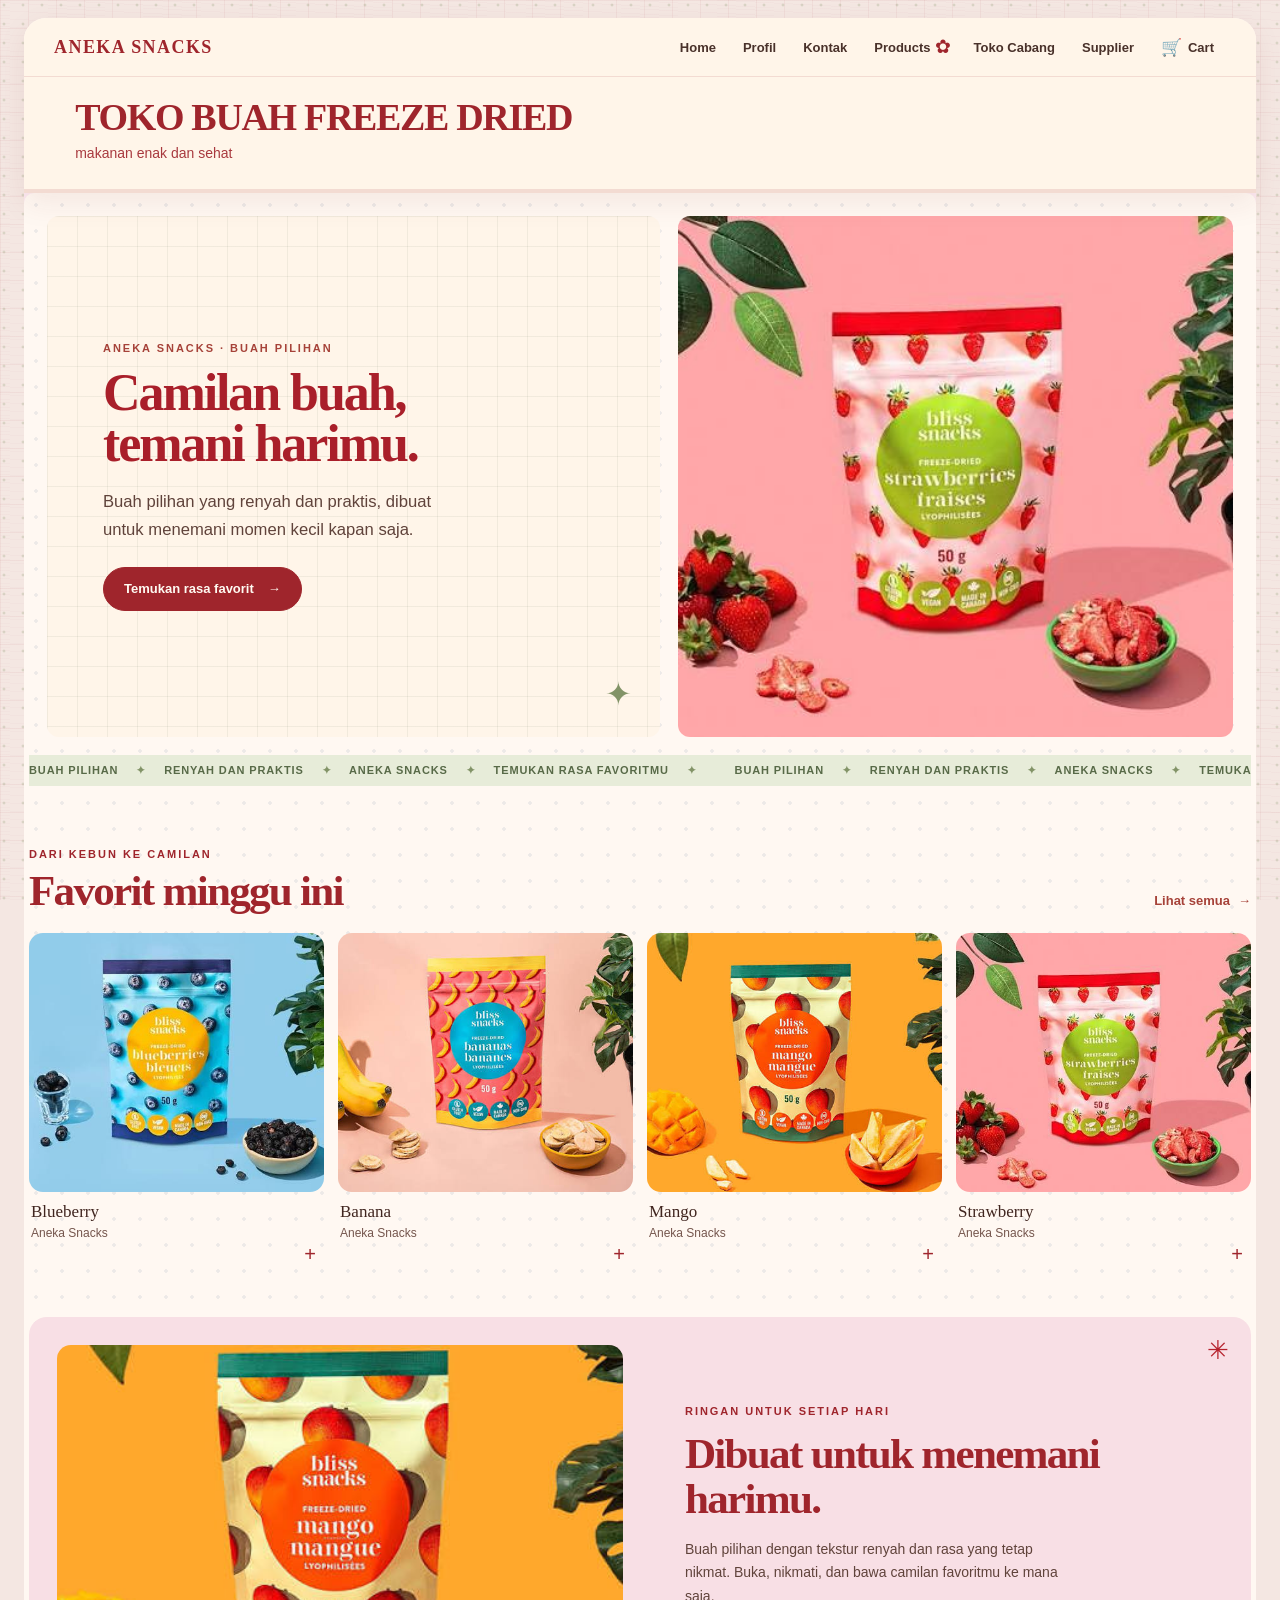
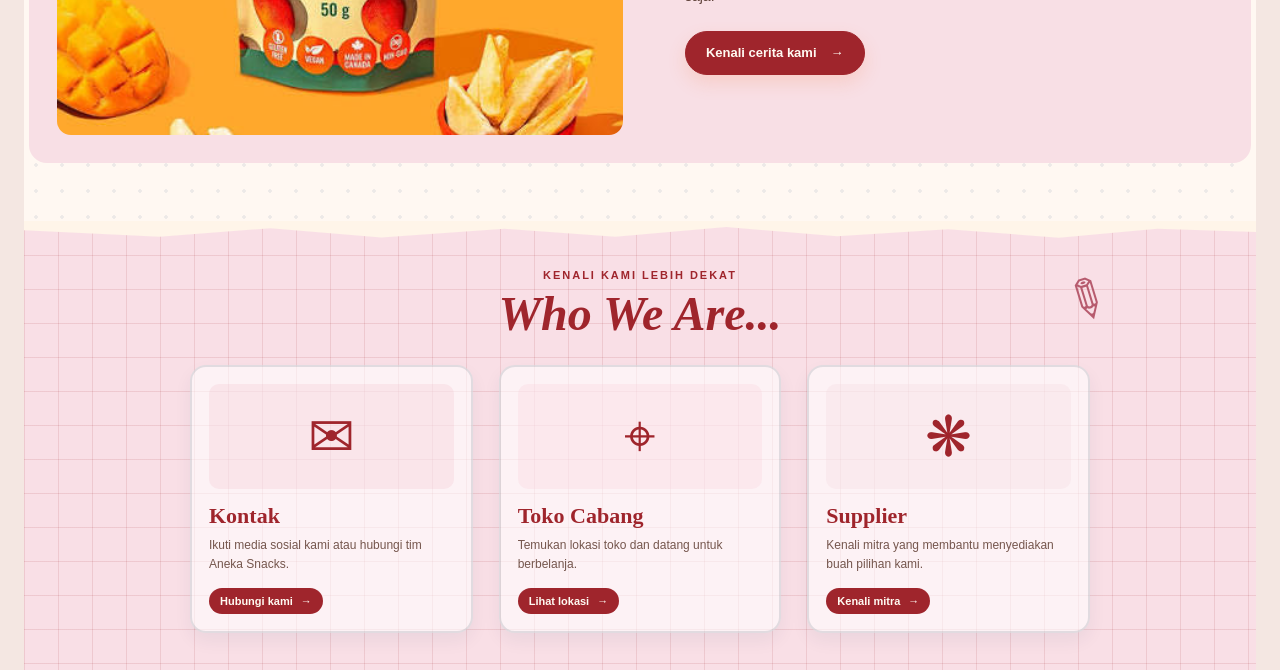
<file: index.html>
<!DOCTYPE html>
<html lang="id">
<head>
  <title>::.Toko jualan online.::</title>
  <!-- Menghubungkan CSS -->
  <link rel="stylesheet" href="style.css">
  <style>
    .site-shell nav {
      background: #fff5e9 !important;
    }

    .site-shell nav a,
    .site-shell .nav-product-dropdown > summary,
    .site-shell .nav-product-menu a,
    .site-shell nav a:hover,
    .site-shell .nav-product-dropdown > summary:hover,
    .site-shell .nav-product-dropdown[open] > summary,
    .site-shell .nav-product-menu a:hover,
    .site-shell header h1,
    .site-shell header p,
    .site-shell nav::before {
      color: #9f252c !important;
    }

    .site-shell nav a,
    .site-shell .nav-product-dropdown > summary {
      color: #49312a !important;
    }

    .site-shell nav a:hover,
    .site-shell .nav-product-dropdown > summary:hover,
    .site-shell .nav-product-dropdown[open] > summary,
    .site-shell .nav-product-menu a:hover {
      background: var(--snack-sage-soft) !important;
      color: var(--snack-sage-ink) !important;
    }

    .site-shell .nav-product-menu {
      background: #fffaf2 !important;
      border-color: #f0d8ca !important;
    }

    .site-shell header {
      background: #fff5e9 !important;
    }

    .site-shell footer {
      background: #fff5e9 !important;
      color: #75564d !important;
    }
  </style>
</head>

<body class="site-shell">

  <div class="site-topbar">
    <nav>
      <a href="home.html" target="konten">Home</a>
      <a href="profil.html" target="konten">Profil</a>
      <a href="kontak.html" target="konten">Kontak</a>
      <div class="nav-product-dropdown">
        <a class="nav-products-link" href="products2.html" target="konten">Products</a>
        <button class="nav-product-toggle" type="button" aria-label="Tampilkan kategori produk" aria-expanded="false" aria-controls="product-menu">
          <span aria-hidden="true">✿</span>
        </button>
        <div class="nav-product-menu" id="product-menu" hidden>
          <a href="products2.html#bliss-snacks" target="konten">Aneka Snacks</a>
          <a href="products2.html#category-c" target="konten">Good &amp; Gather</a>
          <a href="products2.html#category-d" target="konten">Oh Me!</a>
          <a href="products2.html#category-e" target="konten">Trü Frü</a>
          <a href="products2.html#category-f" target="konten">RIND</a>
          <a class="all-products-link" href="all-products.html#all-products" target="konten">All Products</a>
        </div>
      </div>
      <a href="cabangtoko.html" target="konten">Toko Cabang</a>
      <a href="supplier.html" target="konten">Supplier</a>
      <a class="nav-cart-link" href="checkout.html" target="konten" aria-label="Cart, 0 produk">
        <span class="nav-cart-icon" aria-hidden="true">🛒</span>
        <span>Cart</span>
        <span class="nav-cart-count" id="nav-cart-count" hidden>0</span>
      </a>
    </nav>
    <header>
      <h1>TOKO BUAH FREEZE DRIED</h1>
      <p>makanan enak dan sehat</p>
    </header>
  </div>

  <!-- KONTEN -->
  <main class="site-content">
    <iframe
      class="site-frame"
      src="home.html"
      name="konten"
      scrolling="no"
      title="Area Konten Website">
    </iframe>
  </main>

  <!-- FOOTER -->
  <footer>
    <p>© 2026 Toko Jualan Online All Right Reserved</p>
  </footer>

  <script>
    const contentFrame = document.querySelector('.site-frame');
    const cartCountBadge = document.querySelector('#nav-cart-count');
    const productDropdown = document.querySelector('.nav-product-dropdown');
    const productsLink = document.querySelector('.nav-products-link');
    const productMenuToggle = document.querySelector('.nav-product-toggle');
    const productMenu = document.querySelector('.nav-product-menu');
    let lastScrollY = window.scrollY;
    let scrollIntent = 0;
    let scrollIntentTimer;
    const headerRevealThreshold = 96;

    function updateCartCount(count) {
      const safeCount = Math.max(0, Number(count) || 0);
      cartCountBadge.textContent = String(safeCount);
      cartCountBadge.hidden = safeCount === 0;
      document.querySelector('.nav-cart-link').setAttribute('aria-label', `Cart, ${safeCount} produk`);
    }

    function readCartCount() {
      try {
        const cart = JSON.parse(localStorage.getItem('freezeDriedCart') || '[]');
        if (!Array.isArray(cart)) throw new Error('Data cart harus berupa daftar.');
        updateCartCount(cart.reduce((total, item) => total + (Number(item.quantity) || 0), 0));
      } catch (error) {
        console.error('Gagal membaca jumlah produk cart:', error);
        updateCartCount(0);
      }
    }

    window.addEventListener('message', (event) => {
      if (event.source !== contentFrame.contentWindow || !event.data) return;

      if (event.data.type === 'freeze-dried-cart-updated') {
        updateCartCount(event.data.count);
      } else if (event.data.type === 'frame-content-height') {
        const contentHeight = Number(event.data.height);
        if (!Number.isFinite(contentHeight) || contentHeight <= 0) return;
        contentFrame.style.height = `${Math.max(350, Math.ceil(contentHeight))}px`;
      } else if (event.data.type === 'frame-content-hash') {
        scrollToFrameSection(event.data.top);
      } else if (event.data.type === 'frame-scroll-intent') {
        setScrollIntent(event.data.deltaY);
        window.scrollBy(0, Number(event.data.deltaY) || 0);
      }
    });
    readCartCount();

    function setProductMenuOpen(isOpen) {
      productDropdown.classList.toggle('is-open', isOpen);
      productMenuToggle.setAttribute('aria-expanded', String(isOpen));
      productMenu.hidden = !isOpen;
    }

    productMenuToggle.addEventListener('click', () => {
      setProductMenuOpen(productMenuToggle.getAttribute('aria-expanded') !== 'true');
    });
    productsLink.addEventListener('click', () => {
      setProductMenuOpen(false);
      window.scrollTo({ top: 0, behavior: 'smooth' });
    });
    productMenu.addEventListener('click', (event) => {
      if (event.target.closest('a')) setProductMenuOpen(false);
    });
    document.addEventListener('click', (event) => {
      if (!productDropdown.contains(event.target)) setProductMenuOpen(false);
    });
    document.addEventListener('keydown', (event) => {
      if (event.key === 'Escape') {
        setProductMenuOpen(false);
        productMenuToggle.focus();
      }
    });

    document.body.classList.toggle('is-scrolled', window.scrollY > 32);

    function setScrollIntent(direction) {
      scrollIntent = Math.sign(direction);
      updateHeaderVisibility(scrollIntent);
      window.clearTimeout(scrollIntentTimer);
      scrollIntentTimer = window.setTimeout(() => {
        scrollIntent = 0;
      }, 700);
    }

    function updateHeaderVisibility(direction) {
      const shouldCollapse = direction > 0 || window.scrollY > headerRevealThreshold;
      document.body.classList.toggle('is-scrolled', shouldCollapse);
    }

    function updateScrollState() {
      const currentScrollY = window.scrollY;
      const scrollDelta = currentScrollY - lastScrollY;
      if (scrollIntent) {
        updateHeaderVisibility(scrollIntent);
      } else if (scrollDelta) {
        updateHeaderVisibility(Math.sign(scrollDelta));
      }
      lastScrollY = currentScrollY;
    }

    function handleWheel(event) {
      if (event.deltaY) setScrollIntent(event.deltaY);
    }

    let lastTouchPoint;
    function handleTouchStart(event) {
      const touch = event.touches[0];
      if (touch) lastTouchPoint = { x: touch.clientX, y: touch.clientY };
    }

    function handleTouchMove(event) {
      const touch = event.touches[0];
      if (!touch || !lastTouchPoint) return;

      const deltaX = lastTouchPoint.x - touch.clientX;
      const deltaY = lastTouchPoint.y - touch.clientY;
      if (Math.abs(deltaY) <= Math.abs(deltaX)) return;

      event.preventDefault();
      setScrollIntent(deltaY);
      window.scrollBy(0, deltaY);
      lastTouchPoint = { x: touch.clientX, y: touch.clientY };
    }

    function handleKeyScroll(event) {
      if (['ArrowDown', 'PageDown', ' '].includes(event.key)) {
        setScrollIntent(1);
      } else if (['ArrowUp', 'PageUp', 'Home'].includes(event.key)) {
        setScrollIntent(-1);
      }
    }

    function scrollToFrameSection(contentTop) {
      const targetTop = Number(contentTop);
      if (!Number.isFinite(targetTop)) return;

      requestAnimationFrame(() => {
        requestAnimationFrame(() => {
          const frameTop = contentFrame.getBoundingClientRect().top + window.scrollY;
          const stickyHeight = document.querySelector('.site-topbar').getBoundingClientRect().height;
          window.scrollTo({
            top: Math.max(0, frameTop + targetTop - stickyHeight - 18),
            behavior: 'smooth'
          });
        });
      });
    }

    contentFrame.addEventListener('load', () => {
      readCartCount();
      contentFrame.contentWindow.postMessage({ type: 'frame-measure-request' }, '*');
    });

    window.addEventListener('resize', () => {
      contentFrame.contentWindow.postMessage({ type: 'frame-measure-request' }, '*');
    }, { passive: true });
    window.addEventListener('scroll', updateScrollState, { passive: true });
    window.addEventListener('wheel', handleWheel, { passive: true });
    window.addEventListener('touchstart', handleTouchStart, { passive: true });
    window.addEventListener('touchmove', handleTouchMove, { passive: true });
    window.addEventListener('keydown', handleKeyScroll);
  </script>
</body>
</html>
</file>
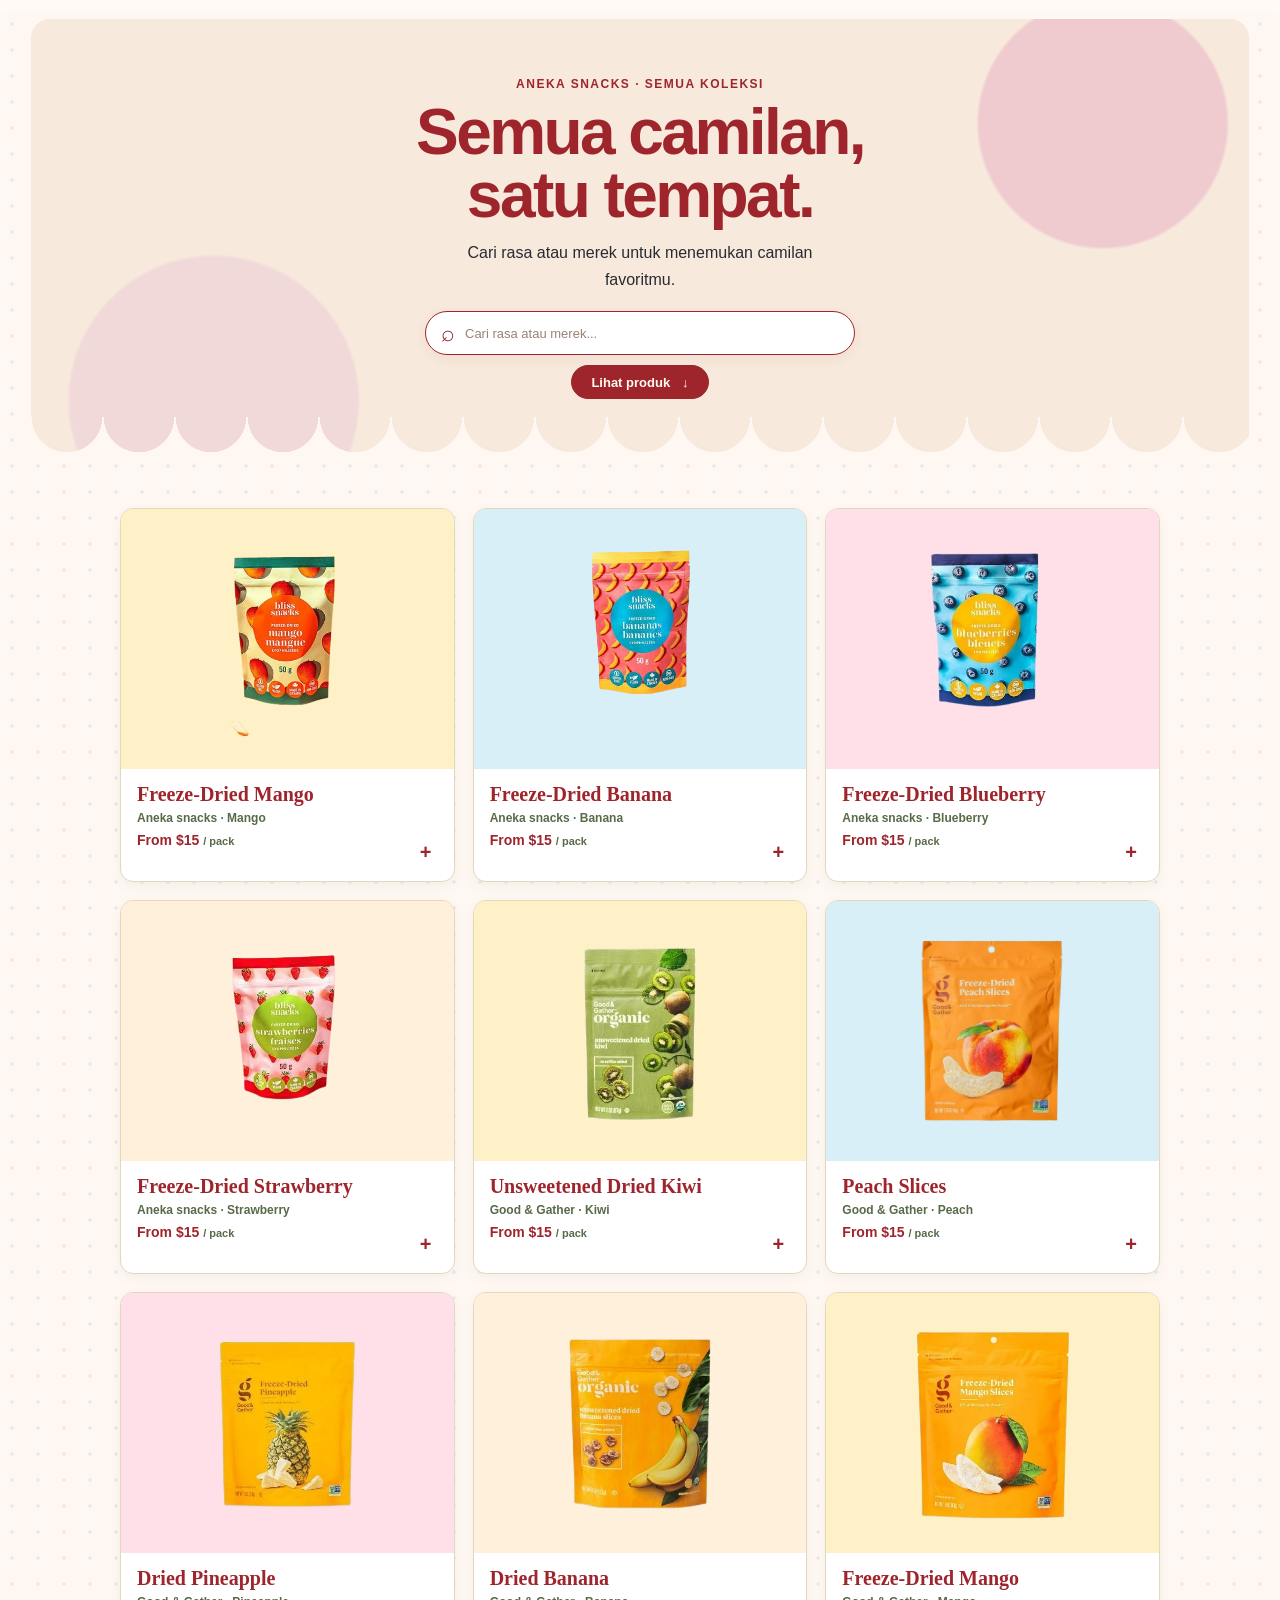
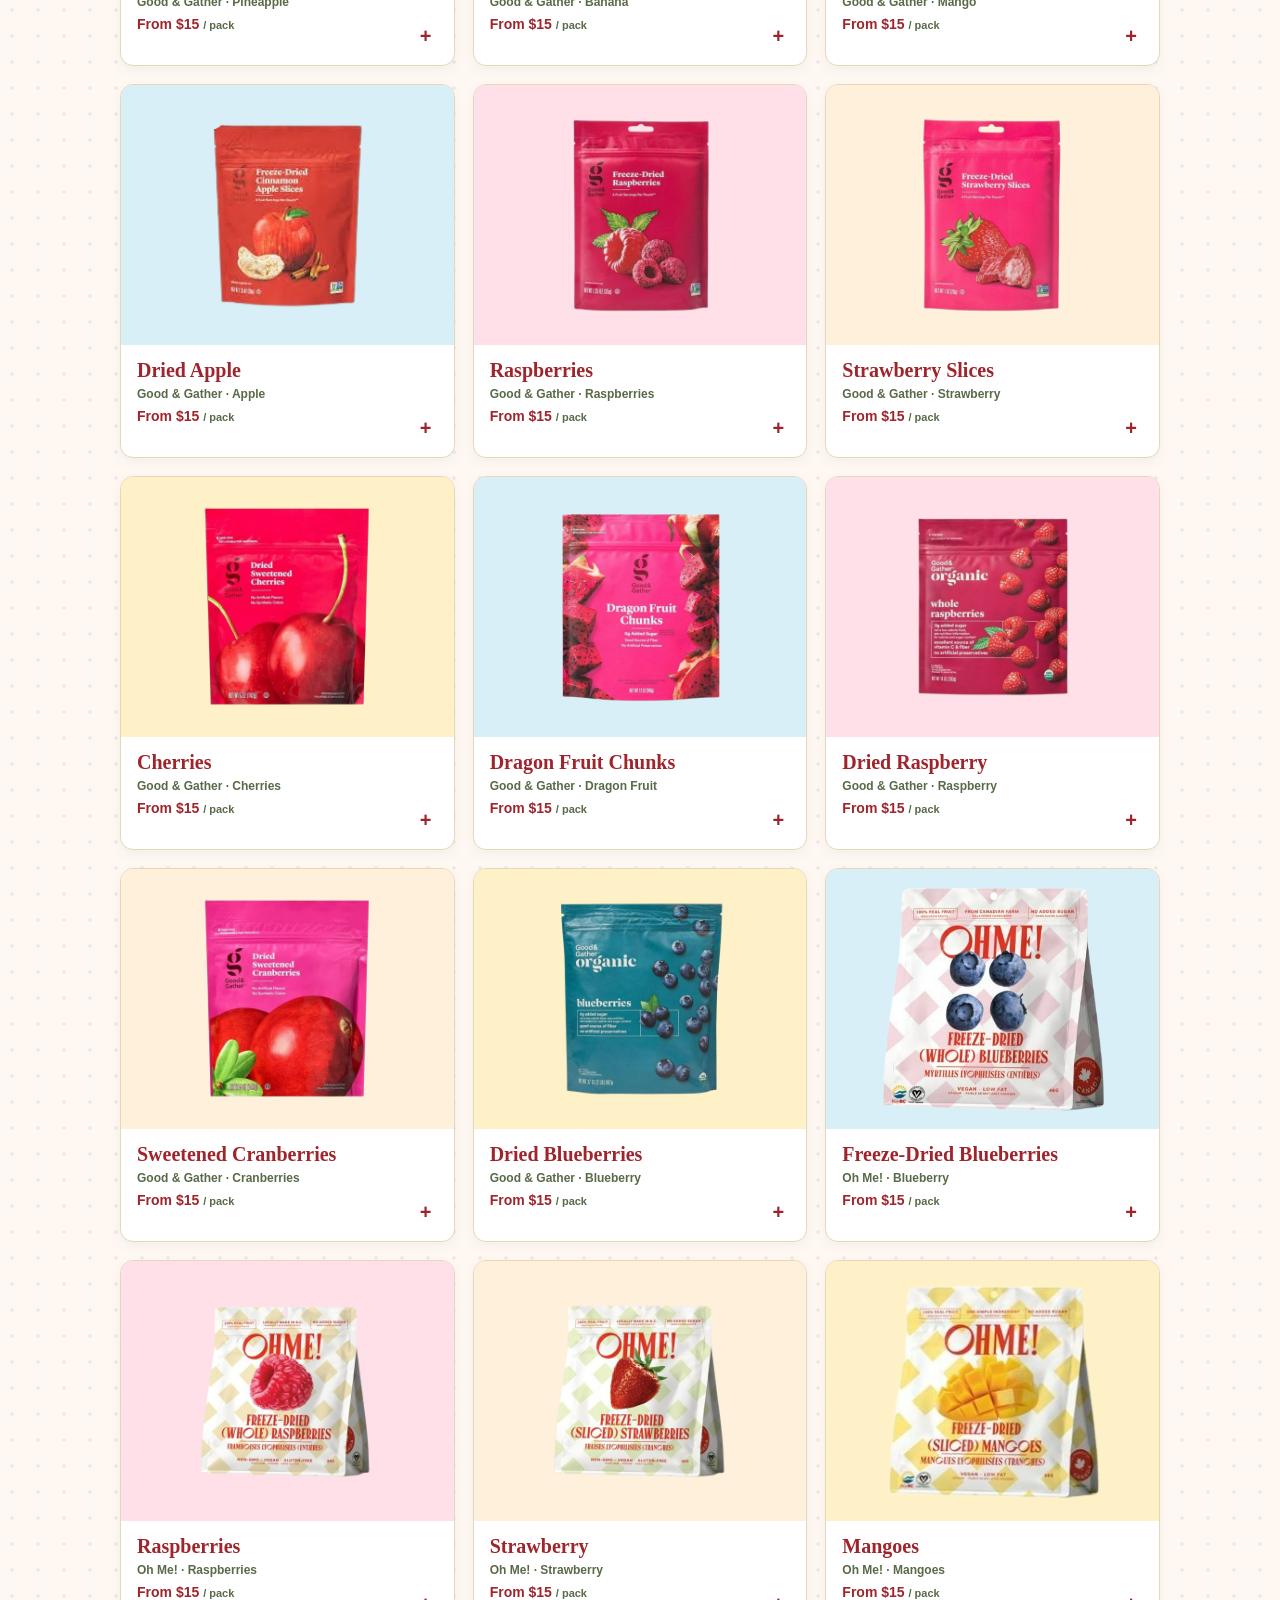
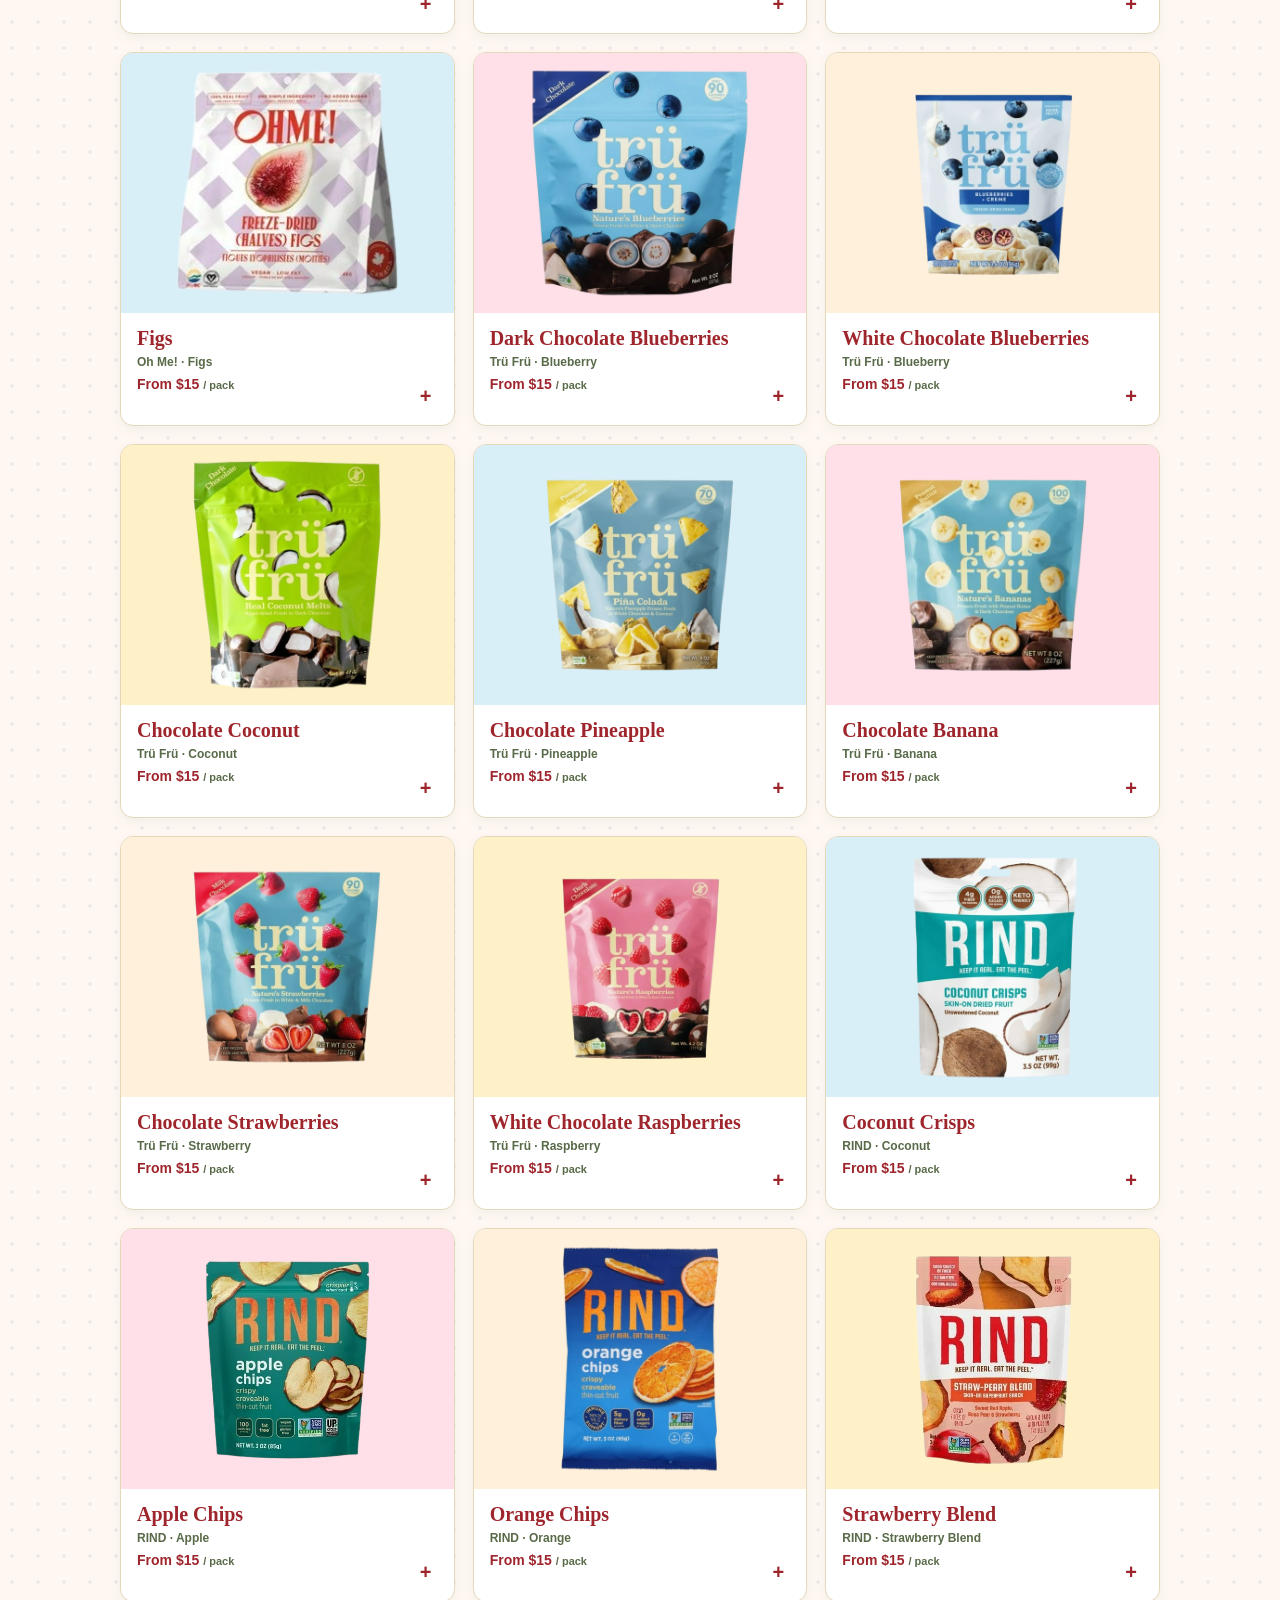
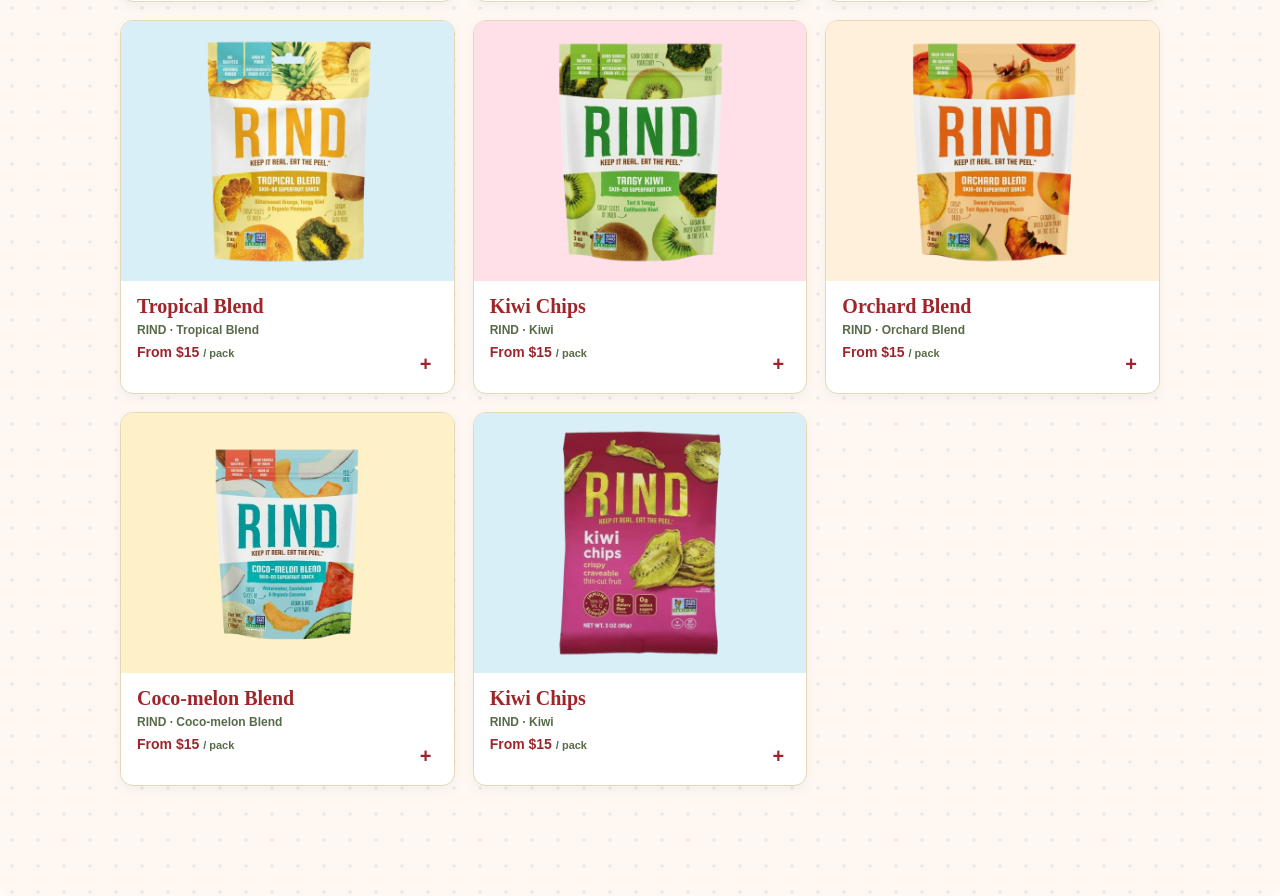
<file: all-products.html>
<!DOCTYPE html>
<html lang="id">
<head>
  <meta charset="UTF-8">
  <meta name="viewport" content="width=device-width, initial-scale=1.0">
  <title>Semua Produk | Aneka Snacks</title>
  <link rel="stylesheet" href="style.css">
</head>
<body class="catalog-page">
  <main class="catalog-main">
    <section class="catalog-hero" aria-labelledby="all-products-title">
      <div class="catalog-hero-copy">
        <p class="catalog-eyebrow">Aneka snacks · Semua koleksi</p>
        <h1 id="all-products-title">Semua camilan,<br>satu tempat.</h1>
        <p>Cari rasa atau merek untuk menemukan camilan favoritmu.</p>
        <div class="catalog-search-wrap">
          <label class="catalog-search">
            <span class="catalog-search-icon" aria-hidden="true">⌕</span>
            <input id="all-products-search" type="search" placeholder="Cari rasa atau merek..." autocomplete="off" aria-label="Cari semua produk berdasarkan rasa atau merek">
          </label>
          <div class="catalog-search-suggestions" id="all-products-suggestions" role="listbox" aria-label="Saran pencarian" hidden></div>
        </div>
        <a href="#all-products-grid" class="catalog-hero-button">Lihat produk <span aria-hidden="true">↓</span></a>
      </div>
    </section>
    <section class="catalog-all-products-section" id="all-products-grid" aria-label="Semua produk">
      <div class="catalog-all-products-grid"></div>
      <p class="catalog-search-empty" id="all-products-empty" role="status" hidden>Produk tidak ditemukan. Coba kata kunci lain.</p>
    </section>
  </main>
  <script src="catalog-data.js"></script>
  <script src="cart.js"></script>
  <script>
    const { products, collections } = window.FREEZE_DRY_CATALOG;
    const productGrid = document.querySelector('.catalog-all-products-grid');
    const input = document.querySelector('#all-products-search');
    const suggestions = document.querySelector('#all-products-suggestions');
    const emptyMessage = document.querySelector('#all-products-empty');
    const escapeHTML = (value) => String(value).replace(/[&<>"']/g, (character) => ({ '&': '&amp;', '<': '&lt;', '>': '&gt;', '"': '&quot;', "'": '&#39;' })[character]);
    const normalize = (value) => value.toLocaleLowerCase('id').normalize('NFD').replace(/[\u0300-\u036f]/g, '').replace(/&/g, 'and');
    const matchesQuery = (value, query) => query.length === 1
      ? normalize(value).split(/\s+/).some((word) => word.startsWith(query))
      : normalize(value).includes(query);

    productGrid.innerHTML = products.map((product) => `<article class="product-card" data-product-card="${escapeHTML(product.id)}">
      <a class="product-card-link" href="product-detail.html?product=${encodeURIComponent(product.id)}">
        <span class="product-card-image"><img src="${escapeHTML(product.image)}" alt="${escapeHTML(product.brand)} ${escapeHTML(product.name)}" loading="lazy"></span>
        <span class="product-card-info">
          <span class="product-name">${escapeHTML(product.name)}</span>
          <span class="product-description">${escapeHTML(product.brand)} · ${escapeHTML(product.fruit)}</span>
          <span class="product-price">From $15 <span>/ pack</span></span>
          <span class="add-to-cart-status" role="status" aria-live="polite"></span>
        </span>
      </a>
      <button class="product-card-hint add-to-cart" type="button" data-product="${escapeHTML(product.id)}" aria-label="Tambahkan ${escapeHTML(product.name)} ke cart"><span class="add-to-cart-icon" aria-hidden="true">+</span></button>
    </article>`).join('');

    const cards = [...productGrid.querySelectorAll('.product-card')];
    function updateSuggestions(query) {
      if (!query) {
        suggestions.hidden = true;
        suggestions.replaceChildren();
        return;
      }
      const matchingBrands = collections.filter((collection) => matchesQuery(collection.title, query));
      const matchingProducts = products.filter((product) => matchesQuery(`${product.name} ${product.fruit}`, query)).slice(0, 6);
      const entries = [
        ...matchingBrands.slice(0, 3).map((collection) => ({ label: collection.title, detail: 'Merek', href: `products2.html#${collection.id}` })),
        ...matchingProducts.map((product) => ({ label: product.fruit, detail: product.brand, href: `product-detail.html?product=${encodeURIComponent(product.id)}` }))
      ].filter((entry, index, all) => all.findIndex((candidate) => candidate.label === entry.label) === index).slice(0, 7);
      suggestions.innerHTML = entries.length
        ? entries.map((entry) => `<a class="catalog-suggestion" role="option" href="${entry.href}"><span>${escapeHTML(entry.label)}</span><small>${escapeHTML(entry.detail)}</small></a>`).join('')
        : '<p class="catalog-suggestion-empty">Tidak ada rasa atau merek yang cocok.</p>';
      suggestions.hidden = false;
    }
    input.addEventListener('input', () => {
      const query = normalize(input.value.trim());
      cards.forEach((card) => {
        const product = products.find((item) => item.id === card.dataset.productCard);
        card.hidden = Boolean(query) && ![product.name, product.brand, product.fruit].some((value) => matchesQuery(value, query));
      });
      emptyMessage.hidden = cards.some((card) => !card.hidden);
      updateSuggestions(query);
    });
    input.addEventListener('focus', () => {
      if (input.value.trim()) updateSuggestions(normalize(input.value.trim()));
    });
    document.addEventListener('click', (event) => {
      if (!event.target.closest('.catalog-search-wrap')) suggestions.hidden = true;
    });
  </script>
  <script src="frame-resize.js"></script>
</body>
</html>
</file>
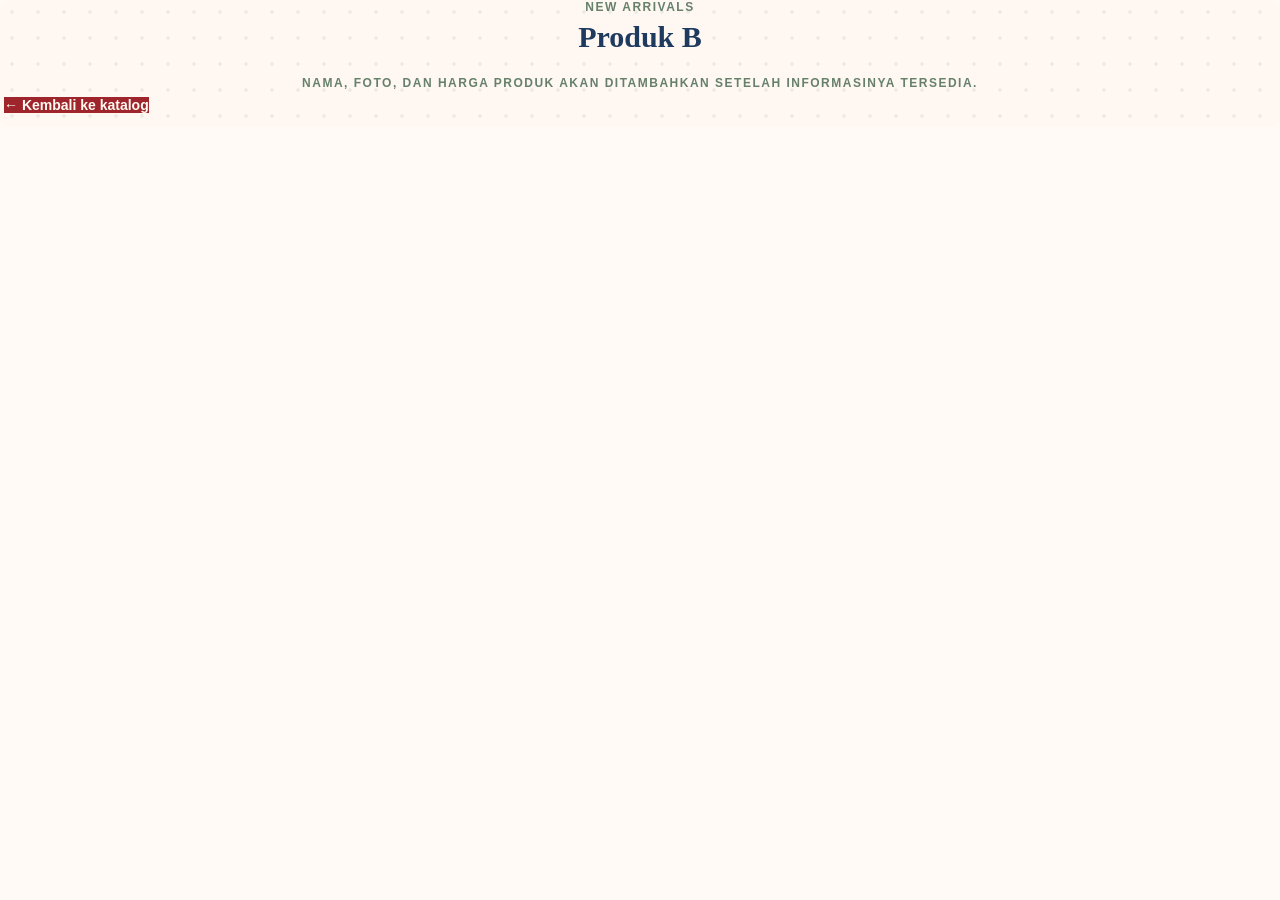
<file: b.html>
<!DOCTYPE html>
<html lang="id">
<head>
  <meta charset="UTF-8">
  <meta name="viewport" content="width=device-width, initial-scale=1.0">
  <title>New Arrival B | Toko Buah Freeze Dried</title>
  <link rel="stylesheet" href="style.css">
</head>
<body class="catalog-page">
  <main class="catalog-main">
    <p class="catalog-eyebrow">New Arrivals</p>
    <h1>Produk B</h1>
    <p class="catalog-eyebrow">Nama, foto, dan harga produk akan ditambahkan setelah informasinya tersedia.</p>
    <a class="detail-back" href="products2.html">← Kembali ke katalog</a>
  </main>
<script src="frame-resize.js"></script>
</body>
</html>
</file>
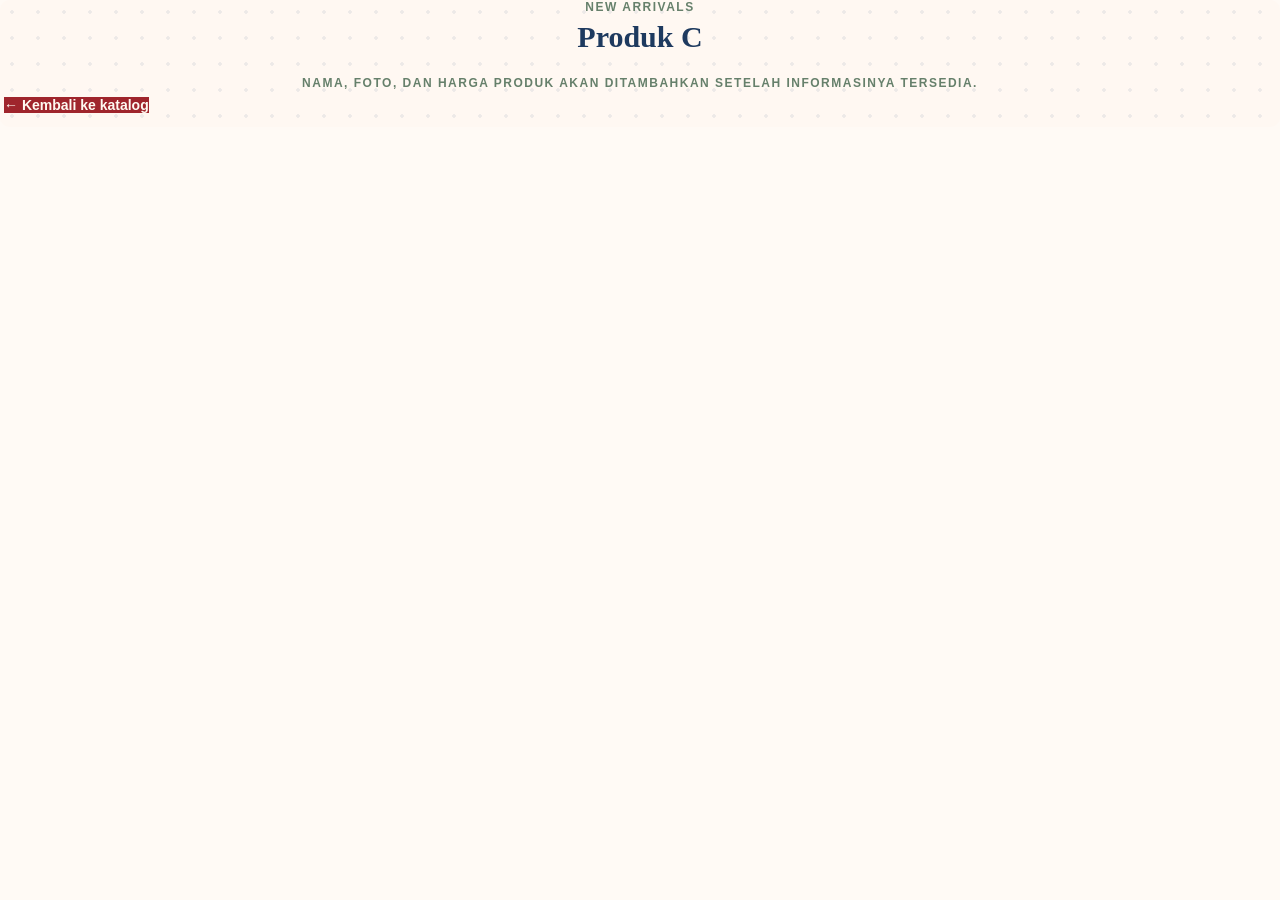
<file: c.html>
<!DOCTYPE html>
<html lang="id">
<head>
  <meta charset="UTF-8">
  <meta name="viewport" content="width=device-width, initial-scale=1.0">
  <title>New Arrival C | Toko Buah Freeze Dried</title>
  <link rel="stylesheet" href="style.css">
</head>
<body class="catalog-page">
  <main class="catalog-main">
    <p class="catalog-eyebrow">New Arrivals</p>
    <h1>Produk C</h1>
    <p class="catalog-eyebrow">Nama, foto, dan harga produk akan ditambahkan setelah informasinya tersedia.</p>
    <a class="detail-back" href="products2.html">← Kembali ke katalog</a>
  </main>
<script src="frame-resize.js"></script>
</body>
</html>
</file>
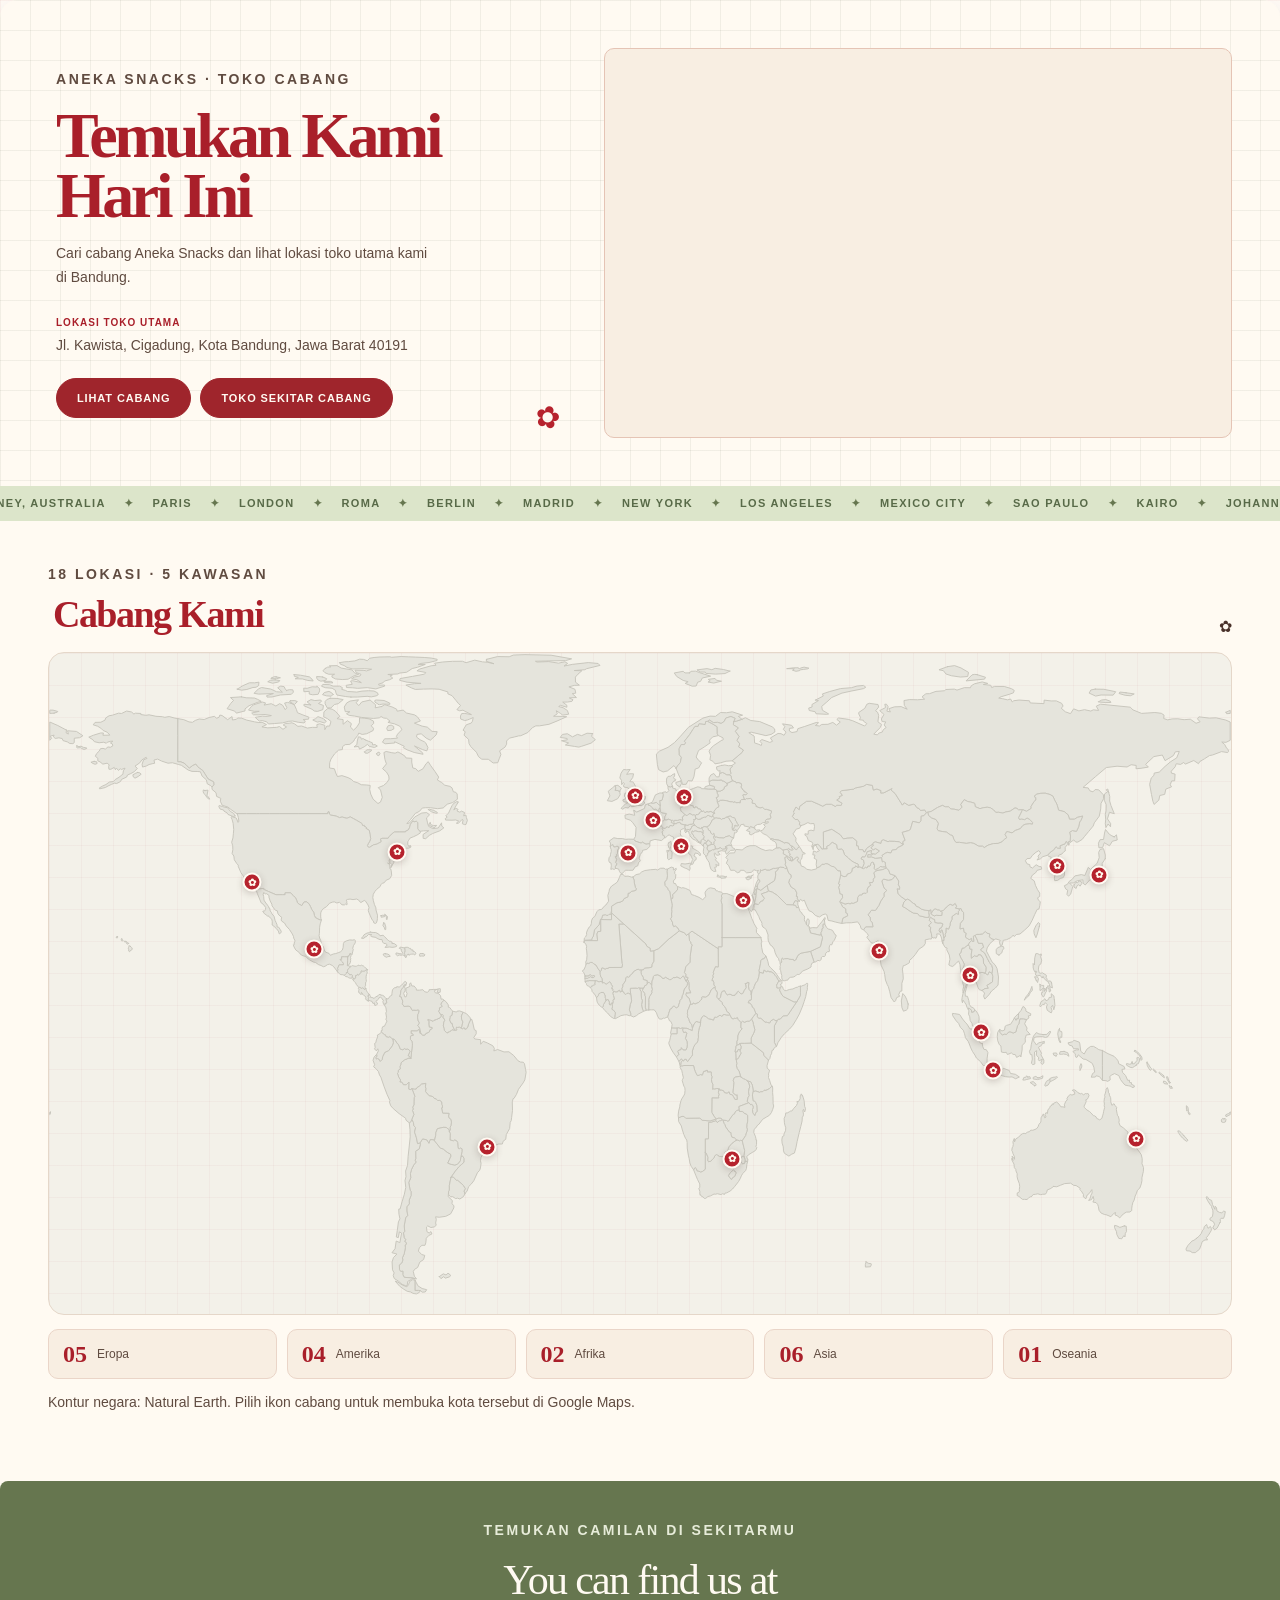
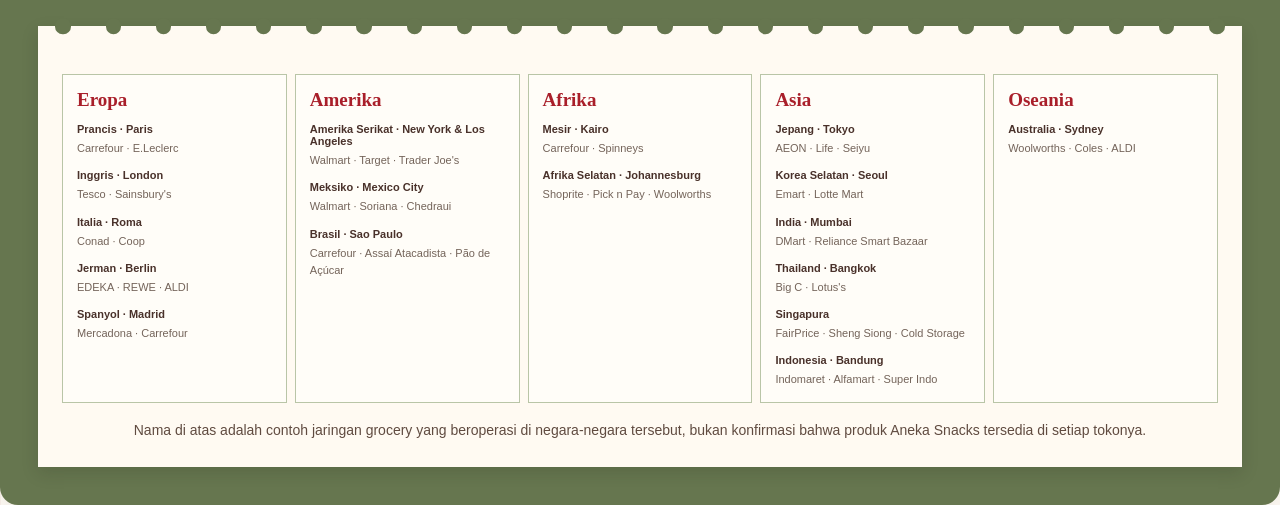
<file: cabangtoko.html>
<!DOCTYPE html>
<html lang="id">
<head>
  <meta charset="UTF-8">
  <meta name="viewport" content="width=device-width, initial-scale=1.0">
  <title>Lokasi Toko | Aneka Snacks</title>
  <link rel="stylesheet" href="style.css">
  <style>
    .store-page {
      min-height: 100vh;
      padding: clamp(12px, 2vw, 24px);
      background-color: var(--snack-backdrop);
      background-image:
        linear-gradient(rgba(159, 37, 44, 0.055) 1px, transparent 1px),
        linear-gradient(90deg, rgba(159, 37, 44, 0.055) 1px, transparent 1px);
      background-size: 28px 28px;
      color: #503a35;
    }

    .store-main {
      width: min(100%, 1440px);
      margin: 0 auto;
      padding: 0;
      overflow: hidden;
      border-radius: 18px;
      background: #fffaf2;
      box-shadow: 0 8px 24px rgba(82, 100, 67, 0.1);
    }

    .store-page .store-hero {
      display: grid;
      grid-template-columns: minmax(0, 0.9fr) minmax(0, 1.1fr);
      align-items: center;
      gap: clamp(20px, 4vw, 42px);
      padding: clamp(24px, 4vw, 48px);
      background-color: #fffaf2;
      background-image:
        linear-gradient(rgba(82, 100, 67, 0.08) 1px, transparent 1px),
        linear-gradient(90deg, rgba(82, 100, 67, 0.08) 1px, transparent 1px);
      background-size: 30px 30px;
      color: #503a35;
      text-align: left;
    }

    .store-hero-copy {
      position: relative;
      padding: 16px 8px;
    }

    .store-hero-copy::after {
      position: absolute;
      right: 2px;
      bottom: 0;
      color: #b6222d;
      content: "✿";
      font-size: 30px;
      transform: rotate(14deg);
    }

    .store-eyebrow {
      margin: 0 0 14px;
      color: #a64239;
      font-size: 11px;
      font-weight: 700;
      letter-spacing: 0.18em;
    }

    .store-hero h1 {
      max-width: 440px;
      margin: 0;
      color: #a91f2a;
      font-family: Georgia, "Times New Roman", serif;
      font-size: clamp(38px, 5vw, 64px);
      font-weight: 600;
      letter-spacing: -0.055em;
      line-height: 0.94;
    }

    .store-intro {
      max-width: 380px;
      margin: 16px 0 20px;
      color: #604b40;
      font-size: 14px;
      line-height: 1.7;
    }

    .store-hero-address {
      max-width: 360px;
      margin: 0 0 20px;
      padding: 0;
      border: 0;
      background: transparent;
      color: #604b40;
      font-size: 12px;
      line-height: 1.65;
    }

    .store-hero-address strong {
      color: #a91f2a;
      font-size: 10px;
      letter-spacing: 0.1em;
    }

    .store-page .store-nav {
      display: flex;
      flex-wrap: wrap;
      justify-content: flex-start;
      gap: 9px;
      margin: 0;
      padding: 0;
      background: transparent;
    }

    .store-nav a {
      display: inline-flex;
      min-height: 40px;
      align-items: center;
      justify-content: center;
      padding: 9px 20px;
      border: 1px solid #d8c9ba;
      border-radius: 999px;
      color: #604b40;
      font-size: 11px;
      font-weight: 700;
      letter-spacing: 0.08em;
      text-decoration: none;
      text-transform: uppercase;
      transition: background-color 180ms ease, color 180ms ease, border-color 180ms ease;
    }

    .store-nav a:first-child,
    .store-nav a:hover,
    .store-nav a:focus-visible {
      border-color: #b6222d;
      background: #b6222d;
      color: #fff8ed;
    }

    .store-location-ribbon {
      overflow: hidden;
      margin: 0 calc(-1 * clamp(16px, 3vw, 30px));
      padding: 11px 0;
      background: #dce5ca;
      color: var(--snack-sage-ink);
    }

    .store-location-ribbon-track {
      display: flex;
      width: max-content;
      animation: store-location-scroll 28s linear infinite;
    }

    .store-location-ribbon-track span {
      padding-right: 24px;
      font-size: 11px;
      font-weight: 700;
      letter-spacing: 0.12em;
      text-transform: uppercase;
      white-space: nowrap;
    }

    .store-location-ribbon-track b {
      margin: 0 14px;
      color: var(--snack-sage-deep);
    }

    @keyframes store-location-scroll {
      to {
        transform: translateX(-50%);
      }
    }

    .store-nav a:focus-visible,
    .store-map-link:focus-visible {
      outline: 3px solid #d8a59a;
      outline-offset: 3px;
    }

    .store-section-heading {
      display: flex;
      align-items: end;
      justify-content: space-between;
      gap: 20px;
      margin-bottom: 16px;
    }

    .store-section-heading .store-eyebrow {
      margin-bottom: 5px;
    }

    .store-section-heading h2,
    .store-map-heading h2 {
      margin: 0;
      color: #a91f2a;
      font-family: Georgia, "Times New Roman", serif;
      font-size: clamp(27px, 4vw, 38px);
      font-weight: 600;
      letter-spacing: -0.04em;
    }

    .store-branches {
      margin-top: clamp(25px, 4vw, 42px);
      padding: 0 clamp(20px, 4vw, 48px);
    }

    .store-world-map {
      position: relative;
      aspect-ratio: 25 / 14;
      overflow: hidden;
      border: 1px solid #e5d7c9;
      border-radius: 16px;
      background-color: #f3f1e9;
      background-image:
        linear-gradient(rgba(169, 31, 42, 0.035) 1px, transparent 1px),
        linear-gradient(90deg, rgba(169, 31, 42, 0.035) 1px, transparent 1px);
      background-size: 32px 32px;
    }

    .store-world-map img {
      position: absolute;
      inset: 0;
      display: block;
      width: 100%;
      height: 100%;
      object-fit: fill;
    }

    .store-map-pin {
      position: absolute;
      z-index: 1;
      display: grid;
      width: clamp(16px, 1.8vw, 19px);
      height: clamp(16px, 1.8vw, 19px);
      place-items: center;
      border: 2px solid #fffaf2;
      border-radius: 50%;
      background: #b6222d;
      color: #fff8ed !important;
      font-size: clamp(8px, 1vw, 10px);
      font-weight: 700;
      line-height: 1;
      text-decoration: none;
      box-shadow: 0 2px 7px rgba(80, 58, 53, 0.24);
      transform: translate(calc(-50% + var(--pin-x, 0px)), calc(-50% + var(--pin-y, 0px)));
      transition: background-color 160ms ease, scale 160ms ease;
    }

    .store-map-pin::after {
      position: absolute;
      bottom: calc(100% + 9px);
      left: 50%;
      z-index: 3;
      padding: 7px 10px;
      border: 1px solid #ead5c8;
      border-radius: 7px;
      background: #fffaf2;
      color: #a91f2a;
      content: attr(aria-label);
      font-family: Arial, sans-serif;
      font-size: 11px;
      font-weight: 700;
      line-height: 1.2;
      white-space: nowrap;
      box-shadow: 0 4px 12px rgba(80, 58, 53, 0.2);
      opacity: 0;
      pointer-events: none;
      transform: translate(-50%, 4px);
      transition: opacity 140ms ease, transform 140ms ease;
    }

    .store-map-pin:hover::after,
    .store-map-pin:focus-visible::after {
      opacity: 1;
      transform: translate(-50%, 0);
    }

    .store-map-pin:hover,
    .store-map-pin:focus-visible {
      z-index: 2;
      background: var(--snack-sage-deep);
      scale: 1.2;
    }

    .store-map-pin:focus-visible {
      outline: 3px solid #fffaf2;
      outline-offset: 2px;
    }

    .store-branch-counts {
      display: grid;
      grid-template-columns: repeat(5, minmax(0, 1fr));
      gap: 10px;
      margin-top: 14px;
    }

    .store-branch-count {
      display: flex;
      align-items: center;
      gap: 10px;
      padding: 12px 14px;
      border: 1px solid #ead5c8;
      border-radius: 10px;
      background: #f8eee2;
      color: #604b40;
      font-size: 12px;
    }

    .store-branch-count strong {
      color: #a91f2a;
      font-family: Georgia, "Times New Roman", serif;
      font-size: 24px;
      line-height: 1;
    }

    .store-branch-note {
      margin: 12px 0 0;
      color: #74645a;
      font-size: 11px;
    }

    .store-map-section {
      margin-top: clamp(38px, 6vw, 66px);
      padding: 0 clamp(20px, 4vw, 48px);
    }

    .store-map-frame {
      display: block;
      width: 100%;
      min-height: 280px;
      height: clamp(280px, 32vw, 390px);
      border: 1px solid #e5c4b5;
      border-radius: 12px;
      background: #f8eee2;
    }

    .store-map-heading {
      display: flex;
      align-items: end;
      justify-content: space-between;
      gap: 18px;
      margin-bottom: 15px;
    }

    .store-map-heading p {
      max-width: 390px;
      margin: 0;
      color: #74645a;
      font-size: 11px;
      line-height: 1.6;
      text-align: right;
    }

    .store-retailers {
      margin-top: clamp(38px, 6vw, 66px);
      padding: clamp(24px, 4vw, 38px);
      border-radius: 8px;
      background: var(--snack-sage-deep);
      color: #fffaf2;
    }

    .store-retailers-heading {
      margin-bottom: 22px;
      text-align: center;
    }

    .store-retailers-heading .store-eyebrow {
      color: var(--snack-sage-soft);
    }

    .store-retailers-heading h2 {
      margin: 0;
      color: #fffaf2;
      font-family: Georgia, "Times New Roman", serif;
      font-size: clamp(28px, 4.5vw, 42px);
      font-weight: 500;
      letter-spacing: -0.04em;
    }

    .store-retailers-paper {
      position: relative;
      padding: 48px clamp(12px, 2vw, 24px) 24px;
      background: #fffaf2;
      box-shadow: 0 6px 16px rgba(28, 38, 24, 0.16);
    }

    .store-notebook-holes {
      position: absolute;
      top: 0;
      right: 0;
      left: 0;
      display: grid;
      height: 1px;
      grid-template-columns: repeat(24, minmax(0, 1fr));
      pointer-events: none;
    }

    .store-notebook-holes span {
      width: clamp(8px, 1.2vw, 16px);
      aspect-ratio: 1;
      justify-self: center;
      border-radius: 50%;
      background: var(--snack-sage-deep);
      transform: translateY(-50%);
    }

    .store-retailer-grid {
      display: grid;
      grid-template-columns: repeat(5, minmax(0, 1fr));
      gap: 8px;
    }

    .store-retailer-region {
      padding: 14px;
      border: 1px solid #b9c5a7;
      background: #fffdf8;
    }

    .store-retailer-region h3 {
      margin: 0 0 12px;
      color: #a91f2a;
      font-family: Georgia, "Times New Roman", serif;
      font-size: 19px;
    }

    .store-retailer-country + .store-retailer-country {
      margin-top: 12px;
      padding-top: 0;
    }

    .store-retailer-country h4 {
      margin: 0 0 5px;
      color: #49312a;
      font-size: 11px;
    }

    .store-retailer-country p {
      margin: 0;
      color: #74645a;
      font-size: 11px;
      line-height: 1.55;
    }

    .store-retailers-note {
      margin: 16px 0 0;
      color: #74645a;
      font-size: 10px;
      line-height: 1.6;
      text-align: center;
    }

    @media (max-width: 620px) {
      .store-page {
        padding: 10px;
      }

      .store-main {
        border-radius: 16px;
      }

      .store-page .store-hero {
        grid-template-columns: 1fr;
        gap: 12px;
        padding: 22px 16px 16px;
      }

      .store-hero-copy {
        padding: 14px 4px 8px;
      }

      .store-hero-copy::after {
        right: 2px;
        bottom: 0;
      }

      .store-hero h1 {
        font-size: clamp(42px, 11vw, 58px);
      }

      .store-section-heading h2 {
        font-size: 30px;
      }

      .store-location-ribbon {
        margin-right: -12px;
        margin-left: -12px;
      }

      .store-branch-counts {
        grid-template-columns: repeat(2, minmax(0, 1fr));
      }

      .store-branch-count {
        padding: 10px;
        font-size: 11px;
      }

      .store-map-heading {
        align-items: flex-start;
        flex-direction: column;
      }

      .store-map-heading p {
        text-align: left;
      }

      .store-retailer-grid {
        grid-template-columns: repeat(2, minmax(0, 1fr));
        gap: 10px;
      }
    }

    @media (max-width: 380px) {
      .store-retailer-grid {
        grid-template-columns: minmax(0, 1fr);
      }
    }

    @media (prefers-reduced-motion: reduce) {
      .store-location-ribbon-track {
        animation: none;
      }
    }

  </style>
</head>
<body class="info-page store-page">
  <main class="store-main">
    <header class="store-hero">
      <div class="store-hero-copy">
        <p class="store-eyebrow">ANEKA SNACKS · TOKO CABANG</p>
        <h1>Temukan Kami Hari Ini</h1>
        <p class="store-intro">Cari cabang Aneka Snacks dan lihat lokasi toko utama kami di Bandung.</p>
        <p class="store-hero-address"><strong>LOKASI TOKO UTAMA</strong><br>Jl. Kawista, Cigadung, Kota Bandung, Jawa Barat 40191</p>
        <nav class="store-nav" aria-label="Navigasi lokasi toko">
          <a href="#peta-cabang">Lihat cabang</a>
          <a href="#daftar-toko">Toko sekitar cabang</a>
        </nav>
      </div>
      <iframe
        class="store-map-frame"
        id="peta-google"
        src="https://www.google.com/maps/embed?pb=!1m18!1m12!1m3!1d3961.1427851811527!2d107.62552600927825!3d-6.87348979309656!2m3!1f0!2f0!3f0!3m2!1i1024!2i768!4f13.1!3m3!1m2!1s0x2e68e71b7f85ea37%3A0x186226ea28995c61!2sJl.%20Kawista%2C%20Cigadung%2C%20Kec.%20Cibeunying%20Kaler%2C%20Kota%20Bandung%2C%20Jawa%20Barat%2040191!5e0!3m2!1sen!2sid!4v1791079225109!5m2!1sen!2sid"
        title="Google Maps lokasi toko utama Aneka Snacks di Jalan Kawista, Bandung"
        allowfullscreen
        loading="lazy"
        referrerpolicy="strict-origin-when-cross-origin">
      </iframe>
    </header>

    <div class="store-location-ribbon" aria-label="Lokasi cabang: Sydney, Australia, Paris, London, Roma, Berlin, Madrid, New York, Los Angeles, Mexico City, Sao Paulo, Kairo, Johannesburg, Tokyo, Seoul, Mumbai, Bangkok, Singapura, dan Bandung">
      <div class="store-location-ribbon-track" aria-hidden="true">
        <span>Sydney, Australia <b>✦</b> Paris <b>✦</b> London <b>✦</b> Roma <b>✦</b> Berlin <b>✦</b> Madrid <b>✦</b> New York <b>✦</b> Los Angeles <b>✦</b> Mexico City <b>✦</b> Sao Paulo <b>✦</b> Kairo <b>✦</b> Johannesburg <b>✦</b> Tokyo <b>✦</b> Seoul <b>✦</b> Mumbai <b>✦</b> Bangkok <b>✦</b> Singapura <b>✦</b> Bandung <b>✦</b></span>
        <span>Sydney, Australia <b>✦</b> Paris <b>✦</b> London <b>✦</b> Roma <b>✦</b> Berlin <b>✦</b> Madrid <b>✦</b> New York <b>✦</b> Los Angeles <b>✦</b> Mexico City <b>✦</b> Sao Paulo <b>✦</b> Kairo <b>✦</b> Johannesburg <b>✦</b> Tokyo <b>✦</b> Seoul <b>✦</b> Mumbai <b>✦</b> Bangkok <b>✦</b> Singapura <b>✦</b> Bandung <b>✦</b></span>
      </div>
    </div>

    <section class="store-branches" id="peta-cabang" aria-labelledby="store-location-title">
      <div class="store-section-heading">
        <div>
          <p class="store-eyebrow">18 LOKASI · 5 KAWASAN</p>
          <h2 id="store-location-title">Cabang Kami</h2>
        </div>
        <span aria-hidden="true">✿</span>
      </div>

      <div class="store-world-map" role="group" aria-label="Peta dunia dengan 18 titik cabang Aneka Snacks">
        <img src="world-map.svg" alt="Peta dunia dengan garis batas negara; kontur berdasarkan data Natural Earth">

        <a class="store-map-pin" style="left:50.65%;top:24.41%;--pin-x:5px;--pin-y:6px" href="https://www.google.com/maps/search/?api=1&amp;query=Paris+France" target="_blank" rel="noopener noreferrer" aria-label="Cabang Paris, Prancis">✿</a>
        <a class="store-map-pin" style="left:49.96%;top:22.56%;--pin-x:-5px;--pin-y:-6px" href="https://www.google.com/maps/search/?api=1&amp;query=London+United+Kingdom" target="_blank" rel="noopener noreferrer" aria-label="Cabang London, Inggris">✿</a>
        <a class="store-map-pin" style="left:53.47%;top:29.23%" href="https://www.google.com/maps/search/?api=1&amp;query=Rome+Italy" target="_blank" rel="noopener noreferrer" aria-label="Cabang Roma, Italia">✿</a>
        <a class="store-map-pin" style="left:53.72%;top:21.86%" href="https://www.google.com/maps/search/?api=1&amp;query=Berlin+Germany" target="_blank" rel="noopener noreferrer" aria-label="Cabang Berlin, Jerman">✿</a>
        <a class="store-map-pin" style="left:48.97%;top:30.27%" href="https://www.google.com/maps/search/?api=1&amp;query=Madrid+Spain" target="_blank" rel="noopener noreferrer" aria-label="Cabang Madrid, Spanyol">✿</a>
        <a class="store-map-pin" style="left:29.44%;top:30.06%" href="https://www.google.com/maps/search/?api=1&amp;query=New+York+USA" target="_blank" rel="noopener noreferrer" aria-label="Cabang New York, Amerika Serikat">✿</a>
        <a class="store-map-pin" style="left:17.15%;top:34.69%" href="https://www.google.com/maps/search/?api=1&amp;query=Los+Angeles+USA" target="_blank" rel="noopener noreferrer" aria-label="Cabang Los Angeles, Amerika Serikat">✿</a>
        <a class="store-map-pin" style="left:22.46%;top:44.84%" href="https://www.google.com/maps/search/?api=1&amp;query=Mexico+City+Mexico" target="_blank" rel="noopener noreferrer" aria-label="Cabang Mexico City, Meksiko">✿</a>
        <a class="store-map-pin" style="left:37.05%;top:74.69%" href="https://www.google.com/maps/search/?api=1&amp;query=Sao+Paulo+Brazil" target="_blank" rel="noopener noreferrer" aria-label="Cabang Sao Paulo, Brasil">✿</a>
        <a class="store-map-pin" style="left:58.68%;top:37.47%" href="https://www.google.com/maps/search/?api=1&amp;query=Cairo+Egypt" target="_blank" rel="noopener noreferrer" aria-label="Cabang Kairo, Mesir">✿</a>
        <a class="store-map-pin" style="left:57.79%;top:76.53%" href="https://www.google.com/maps/search/?api=1&amp;query=Johannesburg+South+Africa" target="_blank" rel="noopener noreferrer" aria-label="Cabang Johannesburg, Afrika Selatan">✿</a>
        <a class="store-map-pin" style="left:88.80%;top:33.55%" href="https://www.google.com/maps/search/?api=1&amp;query=Tokyo+Japan" target="_blank" rel="noopener noreferrer" aria-label="Cabang Tokyo, Jepang">✿</a>
        <a class="store-map-pin" style="left:85.27%;top:32.25%" href="https://www.google.com/maps/search/?api=1&amp;query=Seoul+South+Korea" target="_blank" rel="noopener noreferrer" aria-label="Cabang Seoul, Korea Selatan">✿</a>
        <a class="store-map-pin" style="left:70.24%;top:45.09%" href="https://www.google.com/maps/search/?api=1&amp;query=Mumbai+India" target="_blank" rel="noopener noreferrer" aria-label="Cabang Mumbai, India">✿</a>
        <a class="store-map-pin" style="left:77.92%;top:48.78%" href="https://www.google.com/maps/search/?api=1&amp;query=Bangkok+Thailand" target="_blank" rel="noopener noreferrer" aria-label="Cabang Bangkok, Thailand">✿</a>
        <a class="store-map-pin" style="left:78.84%;top:57.39%" href="https://www.google.com/maps/search/?api=1&amp;query=Singapore" target="_blank" rel="noopener noreferrer" aria-label="Cabang Singapura">✿</a>
        <a class="store-map-pin" style="left:79.89%;top:63.14%" href="https://www.google.com/maps/search/?api=1&amp;query=Bandung+Indonesia" target="_blank" rel="noopener noreferrer" aria-label="Cabang Bandung, Indonesia">✿</a>
        <a class="store-map-pin" style="left:92%;top:73.5%" href="https://www.google.com/maps/search/?api=1&amp;query=Sydney+Australia" target="_blank" rel="noopener noreferrer" aria-label="Cabang Sydney, Australia">✿</a>
      </div>

      <div class="store-branch-counts" aria-label="Jumlah cabang di setiap kawasan">
        <div class="store-branch-count"><strong>05</strong><span>Eropa</span></div>
        <div class="store-branch-count"><strong>04</strong><span>Amerika</span></div>
        <div class="store-branch-count"><strong>02</strong><span>Afrika</span></div>
        <div class="store-branch-count"><strong>06</strong><span>Asia</span></div>
        <div class="store-branch-count"><strong>01</strong><span>Oseania</span></div>
      </div>
      <p class="store-branch-note">Kontur negara: Natural Earth. Pilih ikon cabang untuk membuka kota tersebut di Google Maps.</p>
    </section>

    <section class="store-retailers" id="daftar-toko" aria-labelledby="store-retailers-title">
      <div class="store-retailers-heading">
        <p class="store-eyebrow">TEMUKAN CAMILAN DI SEKITARMU</p>
        <h2 id="store-retailers-title">You can find us at</h2>
      </div>
      <div class="store-retailers-paper">
        <div class="store-notebook-holes" aria-hidden="true">
          <span></span><span></span><span></span><span></span><span></span><span></span>
          <span></span><span></span><span></span><span></span><span></span><span></span>
          <span></span><span></span><span></span><span></span><span></span><span></span>
          <span></span><span></span><span></span><span></span><span></span><span></span>
        </div>
        <div class="store-retailer-grid">
          <section class="store-retailer-region" aria-labelledby="store-retailer-europe">
            <h3 id="store-retailer-europe">Eropa</h3>
            <div class="store-retailer-country"><h4>Prancis · Paris</h4><p>Carrefour · E.Leclerc</p></div>
            <div class="store-retailer-country"><h4>Inggris · London</h4><p>Tesco · Sainsbury's</p></div>
            <div class="store-retailer-country"><h4>Italia · Roma</h4><p>Conad · Coop</p></div>
            <div class="store-retailer-country"><h4>Jerman · Berlin</h4><p>EDEKA · REWE · ALDI</p></div>
            <div class="store-retailer-country"><h4>Spanyol · Madrid</h4><p>Mercadona · Carrefour</p></div>
          </section>

          <section class="store-retailer-region" aria-labelledby="store-retailer-americas">
            <h3 id="store-retailer-americas">Amerika</h3>
            <div class="store-retailer-country"><h4>Amerika Serikat · New York &amp; Los Angeles</h4><p>Walmart · Target · Trader Joe's</p></div>
            <div class="store-retailer-country"><h4>Meksiko · Mexico City</h4><p>Walmart · Soriana · Chedraui</p></div>
            <div class="store-retailer-country"><h4>Brasil · Sao Paulo</h4><p>Carrefour · Assaí Atacadista · Pão de Açúcar</p></div>
          </section>

          <section class="store-retailer-region" aria-labelledby="store-retailer-africa">
            <h3 id="store-retailer-africa">Afrika</h3>
            <div class="store-retailer-country"><h4>Mesir · Kairo</h4><p>Carrefour · Spinneys</p></div>
            <div class="store-retailer-country"><h4>Afrika Selatan · Johannesburg</h4><p>Shoprite · Pick n Pay · Woolworths</p></div>
          </section>

          <section class="store-retailer-region" aria-labelledby="store-retailer-asia">
            <h3 id="store-retailer-asia">Asia</h3>
            <div class="store-retailer-country"><h4>Jepang · Tokyo</h4><p>AEON · Life · Seiyu</p></div>
            <div class="store-retailer-country"><h4>Korea Selatan · Seoul</h4><p>Emart · Lotte Mart</p></div>
            <div class="store-retailer-country"><h4>India · Mumbai</h4><p>DMart · Reliance Smart Bazaar</p></div>
            <div class="store-retailer-country"><h4>Thailand · Bangkok</h4><p>Big C · Lotus's</p></div>
            <div class="store-retailer-country"><h4>Singapura</h4><p>FairPrice · Sheng Siong · Cold Storage</p></div>
            <div class="store-retailer-country"><h4>Indonesia · Bandung</h4><p>Indomaret · Alfamart · Super Indo</p></div>
          </section>

          <section class="store-retailer-region" aria-labelledby="store-retailer-oceania">
            <h3 id="store-retailer-oceania">Oseania</h3>
            <div class="store-retailer-country"><h4>Australia · Sydney</h4><p>Woolworths · Coles · ALDI</p></div>
          </section>
        </div>
        <p class="store-retailers-note">Nama di atas adalah contoh jaringan grocery yang beroperasi di negara-negara tersebut, bukan konfirmasi bahwa produk Aneka Snacks tersedia di setiap tokonya.</p>
      </div>
    </section>
  </main>
<script src="frame-resize.js"></script>
</body>
</html>
</file>
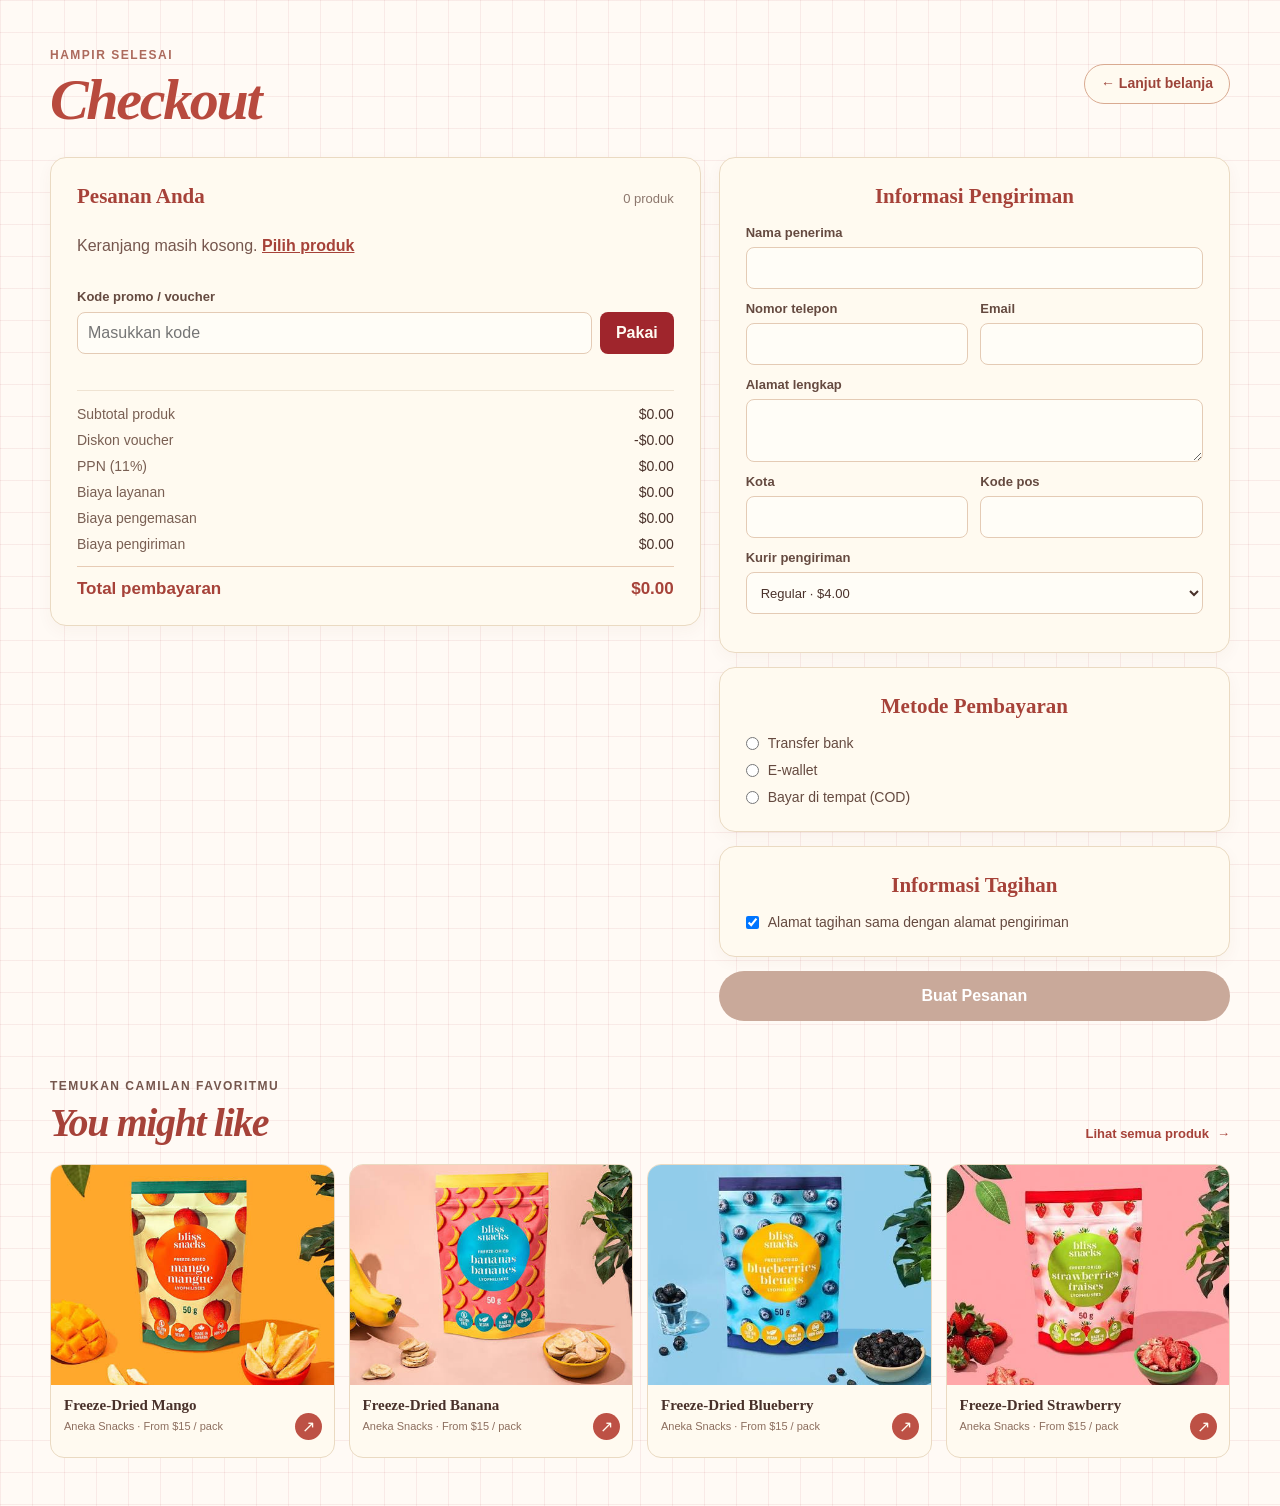
<file: checkout.html>
<!DOCTYPE html>
<html lang="id">
<head>
  <meta charset="UTF-8">
  <meta name="viewport" content="width=device-width, initial-scale=1.0">
  <title>Checkout | Toko Buah Freeze Dried</title>
  <link rel="stylesheet" href="style.css">
</head>
<body class="checkout-page">
  <main class="checkout-main">
    <div class="checkout-heading">
      <div>
        <p class="catalog-eyebrow">Hampir selesai</p>
        <h1>Checkout</h1>
      </div>
      <a class="detail-back" href="products2.html">← Lanjut belanja</a>
    </div>

    <div class="checkout-layout">
      <section class="checkout-section checkout-summary" aria-labelledby="summary-title">
        <div class="checkout-section-heading">
          <h2 id="summary-title">Pesanan Anda</h2>
          <span id="cart-count">0 produk</span>
        </div>
        <div id="checkout-items" class="checkout-items"></div>

        <div class="promo-entry">
          <label for="promo-code">Kode promo / voucher</label>
          <div class="promo-controls">
            <input id="promo-code" type="text" placeholder="Masukkan kode">
            <button id="apply-promo" type="button" class="secondary-button">Pakai</button>
          </div>
          <p id="promo-message" class="form-message" role="status" aria-live="polite"></p>
        </div>

        <dl class="price-breakdown">
          <div><dt>Subtotal produk</dt><dd id="subtotal-value">$0.00</dd></div>
          <div id="discount-row" hidden><dt>Diskon voucher</dt><dd id="discount-value">-$0.00</dd></div>
          <div><dt>PPN (11%)</dt><dd id="tax-value">$0.00</dd></div>
          <div><dt>Biaya layanan</dt><dd id="service-value">$0.00</dd></div>
          <div><dt>Biaya pengemasan</dt><dd id="packaging-value">$0.00</dd></div>
          <div><dt>Biaya pengiriman</dt><dd id="shipping-value">$0.00</dd></div>
          <div class="price-total"><dt>Total pembayaran</dt><dd id="total-value">$0.00</dd></div>
        </dl>
      </section>

      <form class="checkout-form" id="checkout-form">
        <section class="checkout-section" aria-labelledby="shipping-title">
          <h2 id="shipping-title">Informasi Pengiriman</h2>
          <label class="checkout-field" for="recipient-name">Nama penerima
            <input id="recipient-name" name="recipientName" autocomplete="name" required>
          </label>
          <div class="checkout-field-row">
            <label class="checkout-field" for="recipient-phone">Nomor telepon
              <input id="recipient-phone" name="phone" type="tel" autocomplete="tel" required>
            </label>
            <label class="checkout-field" for="recipient-email">Email
              <input id="recipient-email" name="email" type="email" autocomplete="email" required>
            </label>
          </div>
          <label class="checkout-field" for="shipping-address">Alamat lengkap
            <textarea id="shipping-address" name="shippingAddress" rows="3" autocomplete="street-address" required></textarea>
          </label>
          <div class="checkout-field-row">
            <label class="checkout-field" for="shipping-city">Kota
              <input id="shipping-city" name="city" autocomplete="address-level2" required>
            </label>
            <label class="checkout-field" for="shipping-postal">Kode pos
              <input id="shipping-postal" name="postalCode" inputmode="numeric" autocomplete="postal-code" required>
            </label>
          </div>
          <label class="checkout-field" for="courier">Kurir pengiriman
            <select id="courier" name="courier">
              <option value="regular">Regular · $4.00</option>
              <option value="express">Express · $8.00</option>
              <option value="same-day">Same day · $12.00</option>
            </select>
          </label>
        </section>

        <section class="checkout-section" aria-labelledby="payment-title">
          <h2 id="payment-title">Metode Pembayaran</h2>
          <div class="payment-options">
            <label><input type="radio" name="payment" value="bank-transfer" required> Transfer bank</label>
            <label><input type="radio" name="payment" value="ewallet"> E-wallet</label>
            <label><input type="radio" name="payment" value="cod"> Bayar di tempat (COD)</label>
          </div>
        </section>

        <section class="checkout-section" aria-labelledby="billing-title">
          <h2 id="billing-title">Informasi Tagihan</h2>
          <label class="billing-toggle"><input id="billing-same" type="checkbox" checked> Alamat tagihan sama dengan alamat pengiriman</label>
          <div id="billing-fields" class="billing-fields" hidden>
            <label class="checkout-field" for="billing-name">Nama pada tagihan
              <input id="billing-name" name="billingName" autocomplete="billing name">
            </label>
            <label class="checkout-field" for="billing-address">Alamat tagihan
              <textarea id="billing-address" name="billingAddress" rows="3" autocomplete="billing street-address"></textarea>
            </label>
          </div>
        </section>

        <button class="checkout-submit" id="place-order" type="submit">Buat Pesanan</button>
        <p id="checkout-message" class="checkout-message" role="status" aria-live="polite"></p>
      </form>
    </div>

    <section class="checkout-recommendations" aria-labelledby="recommendations-title">
      <div class="checkout-recommendations-heading">
        <div>
          <p class="catalog-eyebrow">Temukan camilan favoritmu</p>
          <h2 id="recommendations-title">You might like</h2>
        </div>
        <a href="products2.html">Lihat semua produk <span aria-hidden="true">→</span></a>
      </div>
      <div class="checkout-recommendation-grid">
        <a class="checkout-recommendation-card" href="product-detail.html?product=mango">
          <span class="checkout-recommendation-image"><img src="buah1.jpg" alt="Kemasan freeze-dried mango"></span>
          <span class="checkout-recommendation-info"><strong>Freeze-Dried Mango</strong><span>Aneka Snacks · From $15 / pack</span></span>
          <span class="checkout-recommendation-action" aria-hidden="true">↗</span>
        </a>
        <a class="checkout-recommendation-card" href="product-detail.html?product=banana">
          <span class="checkout-recommendation-image"><img src="buah2.jpg" alt="Kemasan freeze-dried banana"></span>
          <span class="checkout-recommendation-info"><strong>Freeze-Dried Banana</strong><span>Aneka Snacks · From $15 / pack</span></span>
          <span class="checkout-recommendation-action" aria-hidden="true">↗</span>
        </a>
        <a class="checkout-recommendation-card" href="product-detail.html?product=blueberry">
          <span class="checkout-recommendation-image"><img src="buah3.jpg" alt="Kemasan freeze-dried blueberry"></span>
          <span class="checkout-recommendation-info"><strong>Freeze-Dried Blueberry</strong><span>Aneka Snacks · From $15 / pack</span></span>
          <span class="checkout-recommendation-action" aria-hidden="true">↗</span>
        </a>
        <a class="checkout-recommendation-card" href="product-detail.html?product=strawberry">
          <span class="checkout-recommendation-image"><img src="buah4.jpg" alt="Kemasan freeze-dried strawberry"></span>
          <span class="checkout-recommendation-info"><strong>Freeze-Dried Strawberry</strong><span>Aneka Snacks · From $15 / pack</span></span>
          <span class="checkout-recommendation-action" aria-hidden="true">↗</span>
        </a>
      </div>
    </section>
  </main>

  <script src="catalog-data.js"></script>
  <script>
    const cartStorageKey = 'freezeDriedCart';
    const products = Object.fromEntries(window.FREEZE_DRY_CATALOG.products.map((product) => [
      product.id,
      { name: product.name, image: product.image }
    ]));
    const variants = {
      'normal-sugar': 'Normal Sugar',
      'less-sugar': 'Less Sugar',
      'no-sugar': 'No Sugar',
      'more-sugar': 'More Sugar'
    };
    const sizes = { small: 'Small', medium: 'Medium', large: 'Large' };
    const sizePrices = { small: 15, medium: 20, large: 25 };
    const shippingFees = { regular: 4, express: 8, 'same-day': 12 };
    const promoCodes = {
      HEMAT10: { type: 'percent', value: 0.1 },
      BUAH5: { type: 'fixed', value: 5 },
      KISACANTIK: { type: 'free' }
    };
    const checkoutItems = document.querySelector('#checkout-items');
    const checkoutForm = document.querySelector('#checkout-form');
    const escapeHTML = (value) => String(value).replace(/[&<>"']/g, (character) => ({ '&': '&amp;', '<': '&lt;', '>': '&gt;', '"': '&quot;', "'": '&#39;' })[character]);
    const money = (amount) => `$${amount.toFixed(2)}`;
    let cart = readCart();
    let activePromo = null;

    function notifyParentOfContentChange() {
      if (window.parent === window) return;
      const count = cart.reduce((total, item) => total + Number(item.quantity), 0);
      window.parent.postMessage({ type: 'freeze-dried-cart-updated', count }, '*');
    }

    function readCart() {
      try {
        const storedCart = JSON.parse(localStorage.getItem(cartStorageKey) || '[]');
        if (!Array.isArray(storedCart)) throw new Error('Data keranjang tidak valid.');

        const productCounts = new Map();
        const groupedCart = new Map();
        storedCart.filter((item) => products[item.product] && Number(item.quantity) > 0)
          .forEach((item) => {
            const size = sizes[item.size] ? item.size : 'small';
            const variant = variants[item.variant] ? item.variant : 'normal-sugar';
            const productCount = productCounts.get(item.product) || 0;
            const quantity = Math.min(
              99 - productCount,
              Math.max(0, Math.floor(Number(item.quantity)))
            );
            if (!quantity) return;

            const key = JSON.stringify([item.product, variant, size]);
            const groupedItem = groupedCart.get(key);
            if (groupedItem) {
              groupedItem.quantity += quantity;
            } else {
              groupedCart.set(key, {
                ...item,
                product: item.product,
                variant,
                size,
                unitPrice: sizePrices[size],
                quantity
              });
            }
            productCounts.set(item.product, productCount + quantity);
          });

        const usedIds = new Set();
        return [...groupedCart.values()].map((item) => {
          let id = String(item.id || '');
          while (!id || usedIds.has(id)) {
            id = `${item.product}-${Date.now()}-${Math.random().toString(36).slice(2, 9)}`;
          }
          usedIds.add(id);
          return { ...item, id };
        });
      } catch {
        return [];
      }
    }

    function saveCart() {
      localStorage.setItem(cartStorageKey, JSON.stringify(cart));
      renderCart();
    }

    function renderCart() {
      checkoutItems.innerHTML = cart.map((item) => {
        const product = products[item.product];
        const unitPrice = sizePrices[item.size] || sizePrices.small;
        return `
          <article class="checkout-item" data-item-id="${escapeHTML(item.id)}">
            <img src="${product.image}" alt="${escapeHTML(product.name)}">
            <div class="checkout-item-info">
              <h3>${escapeHTML(product.name)}</h3>
              <p>
                ${escapeHTML(variants[item.variant] || 'Normal Sugar')} · ${escapeHTML(sizes[item.size] || 'Small')}
                <button class="edit-size" type="button" data-edit-size aria-expanded="false" aria-controls="size-editor-${escapeHTML(item.id)}">Edit</button>
              </p>
              <strong>${money(unitPrice)} / item</strong>
              <div class="item-controls">
                <div class="quantity-stepper" aria-label="Jumlah ${escapeHTML(product.name)}">
                  <button class="quantity-step" type="button" data-quantity-change="-1" aria-label="Kurangi ${escapeHTML(product.name)}">−</button>
                  <input class="item-quantity" type="number" min="1" max="99" value="${item.quantity}" aria-label="Jumlah ${escapeHTML(product.name)}">
                  <button class="quantity-step" type="button" data-quantity-change="1" aria-label="Tambah ${escapeHTML(product.name)}">+</button>
                </div>
                <button class="remove-item" type="button" data-remove="${escapeHTML(item.id)}">Hapus</button>
              </div>
              <div class="size-editor" id="size-editor-${escapeHTML(item.id)}" hidden>
                <label for="size-count-${escapeHTML(item.id)}">Jumlah yang diubah
                  <input class="size-edit-count" id="size-count-${escapeHTML(item.id)}" type="number" min="1" max="${item.quantity}" value="1" required>
                </label>
                <label for="variant-${escapeHTML(item.id)}">Level gula
                  <select class="item-variant" id="variant-${escapeHTML(item.id)}">
                    ${Object.entries(variants).map(([value, label]) => `<option value="${value}" ${item.variant === value ? 'selected' : ''}>${label}</option>`).join('')}
                  </select>
                </label>
                <label for="size-${escapeHTML(item.id)}">Ukuran
                  <select class="item-size" id="size-${escapeHTML(item.id)}">
                    ${Object.entries(sizes).map(([value, label]) => `<option value="${value}" ${item.size === value ? 'selected' : ''}>${label} · ${money(sizePrices[value])}</option>`).join('')}
                  </select>
                </label>
                <div class="size-editor-actions">
                  <button class="save-size" type="button" data-save-size>Simpan</button>
                  <button class="cancel-size" type="button" data-cancel-size>Batal</button>
                </div>
              </div>
            </article>`;
        }).join('');

      localStorage.setItem(cartStorageKey, JSON.stringify(cart));
      const productQuantities = new Map();
      cart.forEach((item) => {
        productQuantities.set(item.product, (productQuantities.get(item.product) || 0) + Number(item.quantity));
      });
      checkoutItems.querySelectorAll('.checkout-item').forEach((itemElement) => {
        const item = cart.find((cartItem) => cartItem.id === itemElement.dataset.itemId);
        const plusButton = itemElement.querySelector('[data-quantity-change="1"]');
        plusButton.disabled = productQuantities.get(item.product) >= 99;
      });
      const itemCount = cart.reduce((sum, item) => sum + Number(item.quantity), 0);
      document.querySelector('#cart-count').textContent = `${itemCount} produk`;
      if (cart.length === 0) {
        checkoutItems.innerHTML = '<p class="empty-cart">Keranjang masih kosong. <a href="products2.html">Pilih produk</a></p>';
      }
      document.querySelector('#place-order').disabled = cart.length === 0;
      updateTotals();
      notifyParentOfContentChange();
    }

    function updateTotals() {
      const quantity = cart.reduce((sum, item) => sum + Number(item.quantity), 0);
      const subtotal = cart.reduce((sum, item) => sum + (sizePrices[item.size] || sizePrices.small) * Number(item.quantity), 0);
      const isFreeOrder = activePromo?.type === 'free';
      const productDiscount = activePromo && !isFreeOrder
        ? Math.min(activePromo.type === 'percent' ? subtotal * activePromo.value : activePromo.value, subtotal)
        : 0;
      const tax = (subtotal - productDiscount) * 0.11;
      const service = cart.length ? 1.5 : 0;
      const packaging = quantity * 0.5;
      const shipping = cart.length ? shippingFees[document.querySelector('#courier').value] : 0;
      const orderTotal = subtotal - productDiscount + tax + service + packaging + shipping;
      const discount = isFreeOrder ? orderTotal : productDiscount;
      const total = isFreeOrder ? orderTotal - discount : orderTotal;

      document.querySelector('#subtotal-value').textContent = money(subtotal);
      document.querySelector('#discount-value').textContent = `-${money(discount)}`;
      document.querySelector('#discount-row').hidden = discount === 0;
      document.querySelector('#tax-value').textContent = money(tax);
      document.querySelector('#service-value').textContent = money(service);
      document.querySelector('#packaging-value').textContent = money(packaging);
      document.querySelector('#shipping-value').textContent = money(shipping);
      document.querySelector('#total-value').textContent = money(total);
    }

    checkoutItems.addEventListener('change', (event) => {
      if (!event.target.matches('.item-quantity')) return;
      const itemElement = event.target.closest('.checkout-item');
      const item = cart.find((cartItem) => cartItem.id === itemElement.dataset.itemId);
      if (!item) return;

      const otherProductQuantity = cart
        .filter((cartItem) => cartItem.product === item.product && cartItem.id !== item.id)
        .reduce((total, cartItem) => total + Number(cartItem.quantity), 0);
      const requestedQuantity = Math.max(1, Math.floor(Number(event.target.value) || 1));
      item.quantity = Math.min(requestedQuantity, 99 - otherProductQuantity);
      saveCart();
    });

    checkoutItems.addEventListener('click', (event) => {
      const quantityButton = event.target.closest('[data-quantity-change]');
      if (quantityButton) {
        const itemElement = quantityButton.closest('.checkout-item');
        const item = cart.find((cartItem) => cartItem.id === itemElement.dataset.itemId);
        if (!item) return;
        const productQuantity = cart
          .filter((cartItem) => cartItem.product === item.product)
          .reduce((total, cartItem) => total + Number(cartItem.quantity), 0);
        const nextQuantity = Number(item.quantity) + Number(quantityButton.dataset.quantityChange);
        if (nextQuantity < 1 || (nextQuantity > item.quantity && productQuantity >= 99)) return;
        item.quantity = nextQuantity;
        saveCart();
        return;
      }

      const editButton = event.target.closest('[data-edit-size]');
      if (editButton) {
        const editor = editButton.closest('.checkout-item-info').querySelector('.size-editor');
        editor.hidden = false;
        editButton.setAttribute('aria-expanded', 'true');
        const editCount = editor.querySelector('.size-edit-count');
        editCount.max = editButton.closest('.checkout-item').querySelector('.item-quantity').value;
        editCount.value = '1';
        editor.querySelector('select').focus();
        notifyParentOfContentChange();
        return;
      }

      const cancelButton = event.target.closest('[data-cancel-size]');
      if (cancelButton) {
        const itemInfo = cancelButton.closest('.checkout-item-info');
        itemInfo.querySelector('.size-editor').hidden = true;
        itemInfo.querySelector('[data-edit-size]').setAttribute('aria-expanded', 'false');
        notifyParentOfContentChange();
        return;
      }

      const saveSizeButton = event.target.closest('[data-save-size]');
      if (saveSizeButton) {
        const itemInfo = saveSizeButton.closest('.checkout-item-info');
        const itemElement = saveSizeButton.closest('.checkout-item');
        const itemIndex = cart.findIndex((cartItem) => cartItem.id === itemElement.dataset.itemId);
        const item = cart[itemIndex];
        const selectedSize = itemInfo.querySelector('.item-size').value;
        const selectedVariant = itemInfo.querySelector('.item-variant').value;
        const editCountInput = itemInfo.querySelector('.size-edit-count');
        const editCount = Math.floor(Number(editCountInput.value));
        if (!editCountInput.reportValidity()) return;
        if (!item || !sizes[selectedSize] || !variants[selectedVariant] || editCount < 1 || editCount > item.quantity) return;

        if (selectedSize === item.size && selectedVariant === item.variant) {
          itemInfo.querySelector('.size-editor').hidden = true;
          itemInfo.querySelector('[data-edit-size]').setAttribute('aria-expanded', 'false');
          return;
        }

        item.quantity -= editCount;
        const existingItem = cart.find((cartItem) => (
          cartItem.product === item.product
          && cartItem.variant === selectedVariant
          && cartItem.size === selectedSize
        ));
        if (existingItem) {
          existingItem.quantity += editCount;
        } else {
          cart.push({
            ...item,
            id: `${item.product}-${Date.now()}-${Math.random().toString(36).slice(2, 9)}`,
            variant: selectedVariant,
            size: selectedSize,
            unitPrice: sizePrices[selectedSize],
            quantity: editCount
          });
        }
        if (!item.quantity) {
          cart.splice(itemIndex, 1);
        }
        saveCart();
        return;
      }

      const removeButton = event.target.closest('[data-remove]');
      if (!removeButton) return;
      cart = cart.filter((item) => item.id !== removeButton.dataset.remove);
      saveCart();
    });

    document.querySelector('#apply-promo').addEventListener('click', () => {
      const code = document.querySelector('#promo-code').value.trim().toUpperCase();
      const message = document.querySelector('#promo-message');
      activePromo = promoCodes[code] || null;
      if (activePromo) {
        message.textContent = `Kode ${code} berhasil digunakan.`;
      } else {
        message.textContent = code ? 'Kode voucher tidak valid.' : 'Masukkan kode voucher terlebih dahulu.';
      }
      updateTotals();
      notifyParentOfContentChange();
    });

    document.querySelector('#courier').addEventListener('change', updateTotals);

    document.querySelector('#billing-same').addEventListener('change', (event) => {
      const billingFields = document.querySelector('#billing-fields');
      billingFields.hidden = event.target.checked;
      billingFields.querySelectorAll('input, textarea').forEach((field) => {
        field.required = !event.target.checked;
      });
      notifyParentOfContentChange();
    });

    checkoutForm.addEventListener('submit', (event) => {
      event.preventDefault();
      if (!cart.length || !checkoutForm.reportValidity()) return;
      localStorage.setItem(cartStorageKey, '[]');
      cart = [];
      const placeOrderButton = document.querySelector('#place-order');
      placeOrderButton.disabled = true;
      placeOrderButton.textContent = 'Pesanan selesai';
      document.querySelector('#checkout-message').textContent = 'Terima kasih sudah beli dari kami! Pesanan demo berhasil dibuat; pembayaran belum terhubung ke layanan nyata.';
      document.querySelector('#checkout-message').classList.add('is-success');
      notifyParentOfContentChange();
    });

    renderCart();
  </script>
<script src="frame-resize.js"></script>
</body>
</html>
</file>
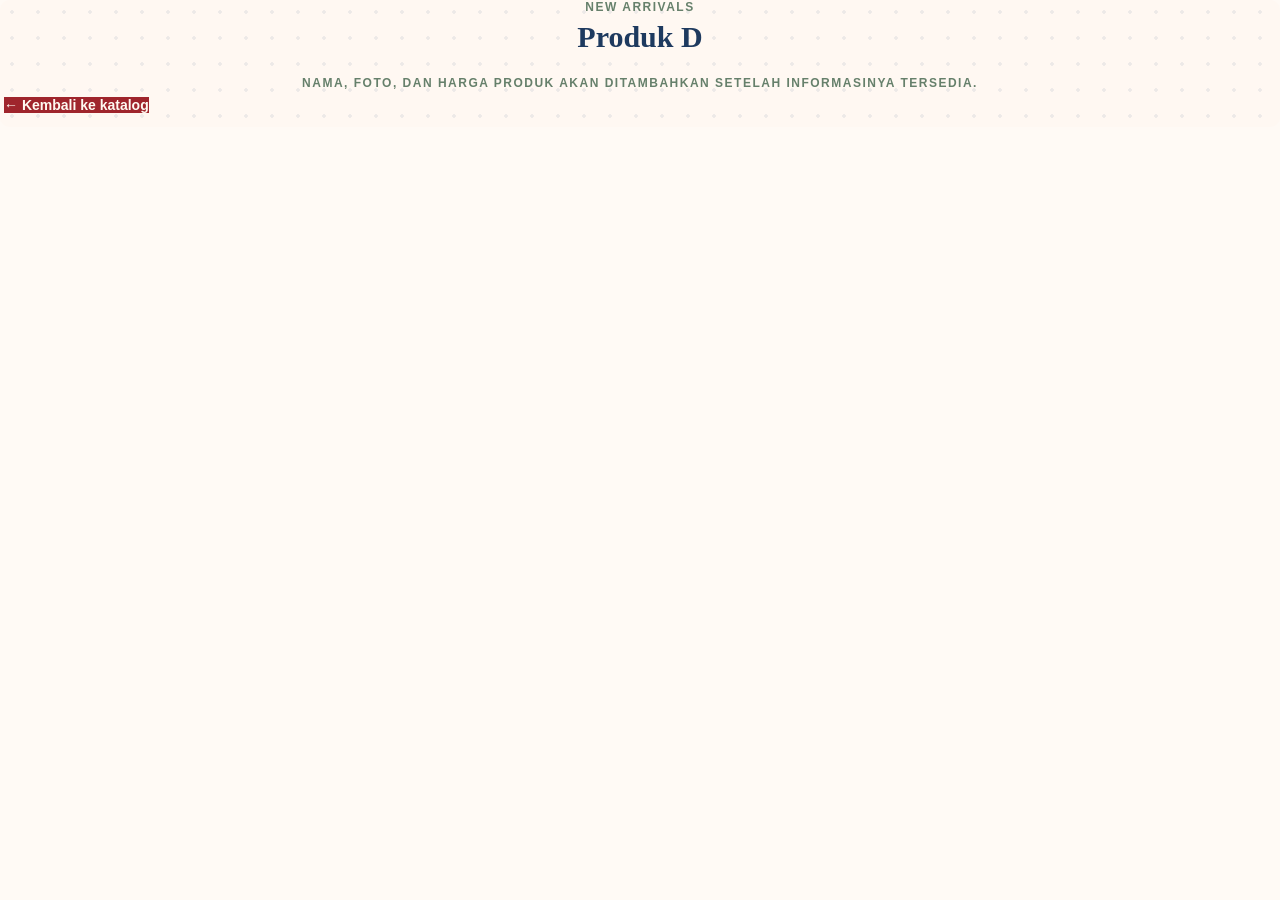
<file: d.html>
<!DOCTYPE html>
<html lang="id">
<head>
  <meta charset="UTF-8">
  <meta name="viewport" content="width=device-width, initial-scale=1.0">
  <title>New Arrival D | Toko Buah Freeze Dried</title>
  <link rel="stylesheet" href="style.css">
</head>
<body class="catalog-page">
  <main class="catalog-main">
    <p class="catalog-eyebrow">New Arrivals</p>
    <h1>Produk D</h1>
    <p class="catalog-eyebrow">Nama, foto, dan harga produk akan ditambahkan setelah informasinya tersedia.</p>
    <a class="detail-back" href="products2.html">← Kembali ke katalog</a>
  </main>
<script src="frame-resize.js"></script>
</body>
</html>
</file>
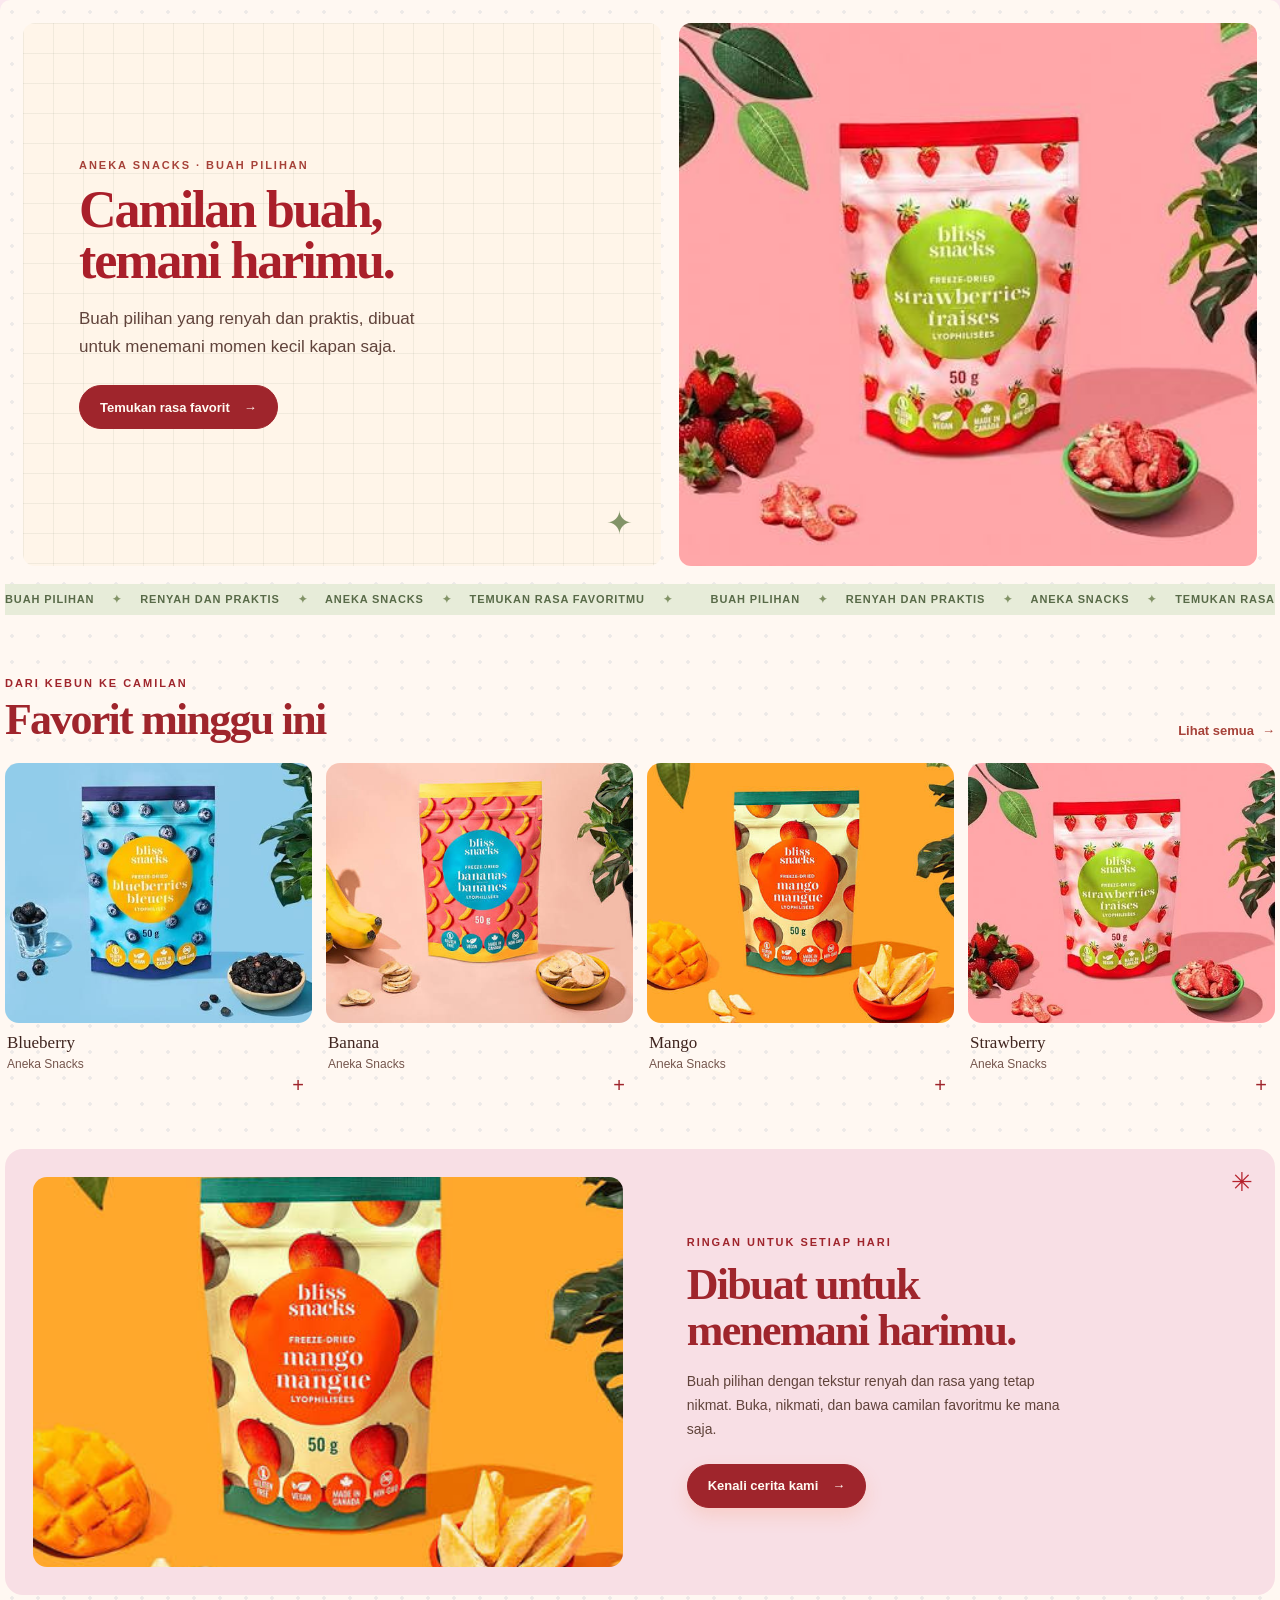
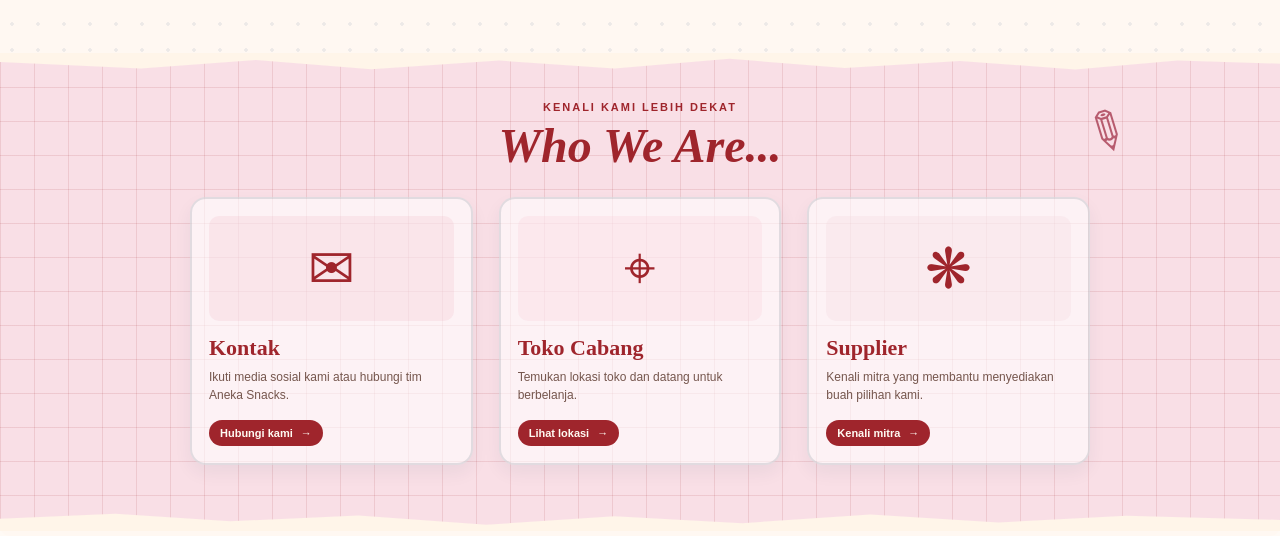
<file: home.html>
<!DOCTYPE html>
<html lang="id">
<head>
  <meta charset="UTF-8">
  <meta name="viewport" content="width=device-width, initial-scale=1.0">
  <title>Beranda | Toko Buah Freeze Dried</title>
  <link rel="stylesheet" href="style.css">
</head>
<body class="home-page">
  <main class="home-main">
    <section class="home-hero" aria-labelledby="home-title">
      <div class="home-hero-copy">
        <p class="home-eyebrow">ANEKA SNACKS · BUAH PILIHAN</p>
        <h1 id="home-title">Camilan buah,<br>temani harimu.</h1>
        <p class="home-intro">Buah pilihan yang renyah dan praktis, dibuat untuk menemani momen kecil kapan saja.</p>
        <a class="home-button" href="products2.html" target="konten">Temukan rasa favorit <span aria-hidden="true">→</span></a>
        <span class="home-sparkle" aria-hidden="true">✦</span>
      </div>
      <a class="home-hero-image" href="product-detail.html?product=strawberry" target="konten" aria-label="Lihat Freeze-Dried Strawberry">
        <img src="buah4.jpg" alt="Kemasan Aneka Snacks freeze-dried strawberry">
      </a>
    </section>

    <div class="catalog-marquee" aria-label="Buah pilihan · Renyah dan praktis · Aneka Snacks · Temukan rasa favoritmu">
      <div class="catalog-marquee-track" aria-hidden="true">
        <span>Buah pilihan <b>✦</b> Renyah dan praktis <b>✦</b> Aneka Snacks <b>✦</b> Temukan rasa favoritmu <b>✦</b></span>
        <span>Buah pilihan <b>✦</b> Renyah dan praktis <b>✦</b> Aneka Snacks <b>✦</b> Temukan rasa favoritmu <b>✦</b></span>
      </div>
    </div>

    <section class="home-favorites" aria-labelledby="favorites-title">
      <div class="home-section-heading">
        <div>
          <p class="home-eyebrow">DARI KEBUN KE CAMILAN</p>
          <h2 id="favorites-title">Favorit minggu ini</h2>
        </div>
        <a class="home-text-link" href="products2.html" target="konten">Lihat semua <span aria-hidden="true">→</span></a>
      </div>

      <div class="home-product-grid">
        <article class="home-product-card">
          <a class="home-product-link" href="product-detail.html?product=blueberry" target="konten">
            <span class="home-product-image home-product-blueberry"><img src="buah3.jpg" alt="Kemasan freeze-dried blueberry"></span>
            <span class="home-product-details"><span>Blueberry</span><span>Aneka Snacks</span></span>
          </a>
          <button class="home-product-arrow add-to-cart" type="button" data-product="blueberry" aria-label="Tambahkan blueberry ke cart"><span class="add-to-cart-icon" aria-hidden="true">+</span></button>
          <span class="add-to-cart-status" role="status" aria-live="polite"></span>
        </article>
        <article class="home-product-card">
          <a class="home-product-link" href="product-detail.html?product=banana" target="konten">
            <span class="home-product-image home-product-banana"><img src="buah2.jpg" alt="Kemasan freeze-dried banana"></span>
            <span class="home-product-details"><span>Banana</span><span>Aneka Snacks</span></span>
          </a>
          <button class="home-product-arrow add-to-cart" type="button" data-product="banana" aria-label="Tambahkan banana ke cart"><span class="add-to-cart-icon" aria-hidden="true">+</span></button>
          <span class="add-to-cart-status" role="status" aria-live="polite"></span>
        </article>
        <article class="home-product-card">
          <a class="home-product-link" href="product-detail.html?product=mango" target="konten">
            <span class="home-product-image home-product-mango"><img src="buah1.jpg" alt="Kemasan freeze-dried mango"></span>
            <span class="home-product-details"><span>Mango</span><span>Aneka Snacks</span></span>
          </a>
          <button class="home-product-arrow add-to-cart" type="button" data-product="mango" aria-label="Tambahkan mango ke cart"><span class="add-to-cart-icon" aria-hidden="true">+</span></button>
          <span class="add-to-cart-status" role="status" aria-live="polite"></span>
        </article>
        <article class="home-product-card">
          <a class="home-product-link" href="product-detail.html?product=strawberry" target="konten">
            <span class="home-product-image home-product-strawberry"><img src="buah4.jpg" alt="Kemasan freeze-dried strawberry"></span>
            <span class="home-product-details"><span>Strawberry</span><span>Aneka Snacks</span></span>
          </a>
          <button class="home-product-arrow add-to-cart" type="button" data-product="strawberry" aria-label="Tambahkan strawberry ke cart"><span class="add-to-cart-icon" aria-hidden="true">+</span></button>
          <span class="add-to-cart-status" role="status" aria-live="polite"></span>
        </article>
      </div>
    </section>

    <section class="home-story" aria-labelledby="story-title">
      <img src="buah1.jpg" alt="Kemasan Aneka Snacks freeze-dried mango dengan buah mangga">
      <div class="home-story-copy">
        <p class="home-eyebrow">RINGAN UNTUK SETIAP HARI</p>
        <h2 id="story-title">Dibuat untuk menemani harimu.</h2>
        <p>Buah pilihan dengan tekstur renyah dan rasa yang tetap nikmat. Buka, nikmati, dan bawa camilan favoritmu ke mana saja.</p>
        <a class="home-outline-button" href="profil.html" target="konten">Kenali cerita kami <span aria-hidden="true">→</span></a>
      </div>
      <span class="home-story-accent" aria-hidden="true">✳</span>
    </section>

    <section class="home-what-we-do" aria-labelledby="what-we-do-title">
      <div class="home-what-we-do-heading">
        <p class="home-eyebrow">KENALI KAMI LEBIH DEKAT</p>
        <h2 id="what-we-do-title">Who We Are...</h2>
        <span class="home-what-we-do-pencil" aria-hidden="true">✎</span>
      </div>
      <div class="home-service-grid">
        <a class="home-service-card" href="kontak.html" target="konten">
          <span class="home-service-icon home-service-contact" aria-hidden="true">✉</span>
          <span class="home-service-card-title">Kontak</span>
          <span class="home-service-description">Ikuti media sosial kami atau hubungi tim Aneka Snacks.</span>
          <span class="home-service-link">Hubungi kami <span aria-hidden="true">→</span></span>
        </a>
        <a class="home-service-card" href="cabangtoko.html" target="konten">
          <span class="home-service-icon home-service-store" aria-hidden="true">⌖</span>
          <span class="home-service-card-title">Toko Cabang</span>
          <span class="home-service-description">Temukan lokasi toko dan datang untuk berbelanja.</span>
          <span class="home-service-link">Lihat lokasi <span aria-hidden="true">→</span></span>
        </a>
        <a class="home-service-card" href="supplier.html" target="konten">
          <span class="home-service-icon home-service-supplier" aria-hidden="true">❋</span>
          <span class="home-service-card-title">Supplier</span>
          <span class="home-service-description">Kenali mitra yang membantu menyediakan buah pilihan kami.</span>
          <span class="home-service-link">Kenali mitra <span aria-hidden="true">→</span></span>
        </a>
      </div>
    </section>
  </main>
  <script src="catalog-data.js"></script>
  <script src="cart.js"></script>
  <script src="frame-resize.js"></script>
</body>
</html>
</file>
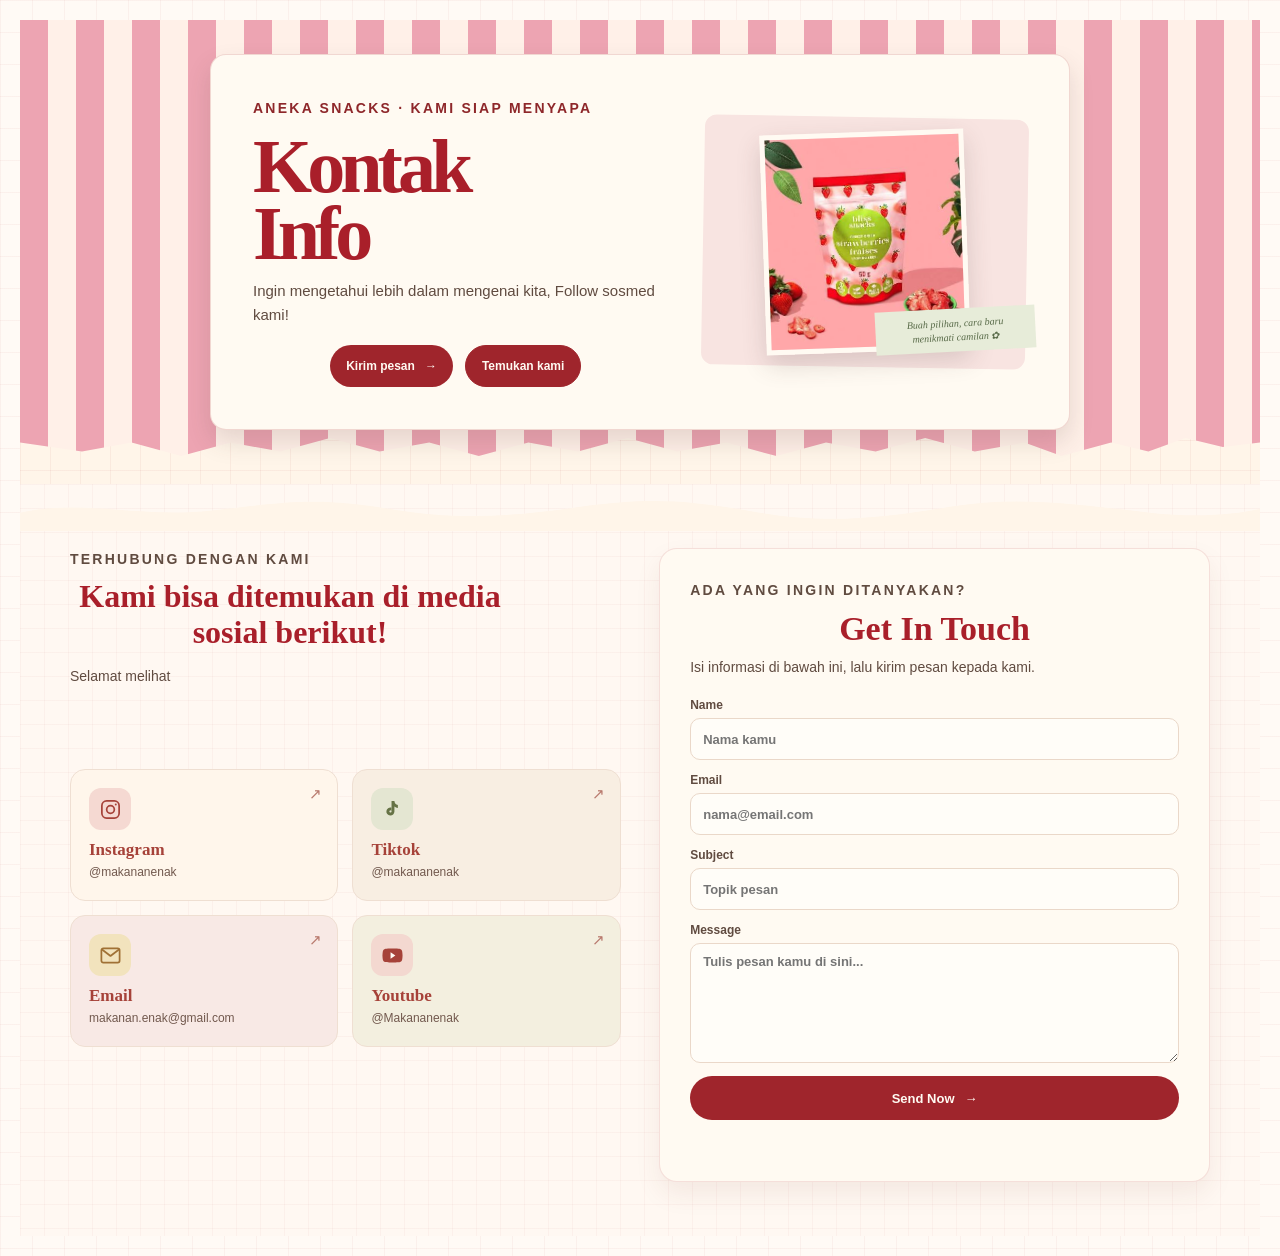
<file: kontak.html>
<!DOCTYPE html>
<html lang="id">
  <head>
    <meta charset="UTF-8">
    <meta name="viewport" content="width=device-width, initial-scale=1.0">
    <title>::. Kontak Info .::</title>
    <link rel="stylesheet" href="style.css">
  </head>
  <body class="info-page contact-page">
    <main class="contact-main">
      <header class="contact-heading">
        <div class="contact-hero-card">
          <div class="contact-hero-copy">
            <p class="contact-eyebrow">ANEKA SNACKS · KAMI SIAP MENYAPA</p>
            <h1>Kontak<br>Info</h1>
            <p>Ingin mengetahui lebih dalam mengenai kita, Follow sosmed kami!</p>
            <div class="contact-hero-actions">
              <a class="contact-hero-primary" href="#contact-form">Kirim pesan <span aria-hidden="true">→</span></a>
              <a class="contact-hero-secondary" href="#contact-social">Temukan kami</a>
            </div>
          </div>
          <div class="contact-hero-art">
            <img src="buah4.jpg" alt="Kemasan Aneka Snacks freeze-dried strawberry">
            <span aria-hidden="true">Buah pilihan, cara baru menikmati camilan ✿</span>
          </div>
        </div>
      </header>

      <section class="contact-layout" aria-labelledby="contact-intro-title">
        <div class="contact-channel-column" id="contact-social">
          <div class="contact-intro">
            <p class="contact-eyebrow">TERHUBUNG DENGAN KAMI</p>
            <h2 id="contact-intro-title">Kami bisa ditemukan di media sosial berikut!</h2>
            <p>Selamat melihat</p>
            <span class="contact-flower" aria-hidden="true">✿</span>
          </div>

          <div class="contact-card-grid" aria-label="Informasi kontak dan media sosial">
            <a class="contact-card contact-instagram" href="https://www.instagram.com/" target="_blank" rel="noopener noreferrer">
              <span class="contact-card-icon" aria-hidden="true">
                <svg viewBox="0 0 24 24" focusable="false">
                  <rect x="3" y="3" width="18" height="18" rx="5"></rect>
                  <circle cx="12" cy="12" r="4"></circle>
                  <circle class="contact-icon-dot" cx="17.5" cy="6.8" r="1"></circle>
                </svg>
              </span>
              <span class="contact-card-copy">
                <strong>Instagram</strong>
                <span>@makananenak</span>
              </span>
              <span class="contact-card-arrow" aria-hidden="true">↗</span>
            </a>

            <a class="contact-card contact-tiktok" href="https://www.tiktok.com/@yumingkui" target="_blank" rel="noopener noreferrer">
              <span class="contact-card-icon" aria-hidden="true">
                <svg viewBox="0 0 24 24" focusable="false">
                  <path d="M14 3v11.1a4.2 4.2 0 1 1-3.3-4.1v3.4a1.1 1.1 0 1 0-.9 1.8c.7 0 1.2-.5 1.2-1.2V3h3c.2 2.1 1.4 3.8 3.6 4.3v3.2A8 8 0 0 1 14 8.8"></path>
                </svg>
              </span>
              <span class="contact-card-copy">
                <strong>Tiktok</strong>
                <span>@makananenak</span>
              </span>
              <span class="contact-card-arrow" aria-hidden="true">↗</span>
            </a>

            <a class="contact-card contact-email" href="mailto:kisae.eingy@gmail.com">
              <span class="contact-card-icon" aria-hidden="true">
                <svg viewBox="0 0 24 24" focusable="false">
                  <rect x="2.5" y="4.5" width="19" height="15" rx="2"></rect>
                  <path d="m3.5 6 8.5 6.5L20.5 6"></path>
                </svg>
              </span>
              <span class="contact-card-copy">
                <strong>Email</strong>
                <span>makanan.enak@gmail.com</span>
              </span>
              <span class="contact-card-arrow" aria-hidden="true">↗</span>
            </a>

            <a class="contact-card contact-youtube" href="https://www.youtube.com/" target="_blank" rel="noopener noreferrer">
              <span class="contact-card-icon" aria-hidden="true">
                <svg viewBox="0 0 24 24" focusable="false">
                  <path class="contact-youtube-shape" d="M22 7.2a2.8 2.8 0 0 0-2-2C18.2 4.7 12 4.7 12 4.7s-6.2 0-8 .5a2.8 2.8 0 0 0-2 2A29 29 0 0 0 1.5 12a29 29 0 0 0 .5 4.8 2.8 2.8 0 0 0 2 2c1.8.5 8 .5 8 .5s6.2 0 8-.5a2.8 2.8 0 0 0 2-2 29 29 0 0 0 .5-4.8 29 29 0 0 0-.5-4.8Z"></path>
                  <path class="contact-youtube-play" d="m10 15.5 5-3.5-5-3.5z"></path>
                </svg>
              </span>
              <span class="contact-card-copy">
                <strong>Youtube</strong>
                <span>@Makananenak</span>
              </span>
              <span class="contact-card-arrow" aria-hidden="true">↗</span>
            </a>
          </div>
        </div>

        <section class="contact-form-section" aria-labelledby="contact-form-title">
          <p class="contact-eyebrow">ADA YANG INGIN DITANYAKAN?</p>
          <h2 id="contact-form-title">Get In Touch</h2>
          <p class="contact-form-intro">Isi informasi di bawah ini, lalu kirim pesan kepada kami.</p>
          <form class="contact-form" id="contact-form">
            <label for="contact-name">Name
              <input id="contact-name" name="name" type="text" autocomplete="name" placeholder="Nama kamu" required>
            </label>
            <label for="contact-email">Email
              <input id="contact-email" name="email" type="email" autocomplete="email" placeholder="nama@email.com" required>
            </label>
            <label for="contact-subject">Subject
              <input id="contact-subject" name="subject" type="text" placeholder="Topik pesan" required>
            </label>
            <label for="contact-message">Message
              <textarea id="contact-message" name="message" rows="5" placeholder="Tulis pesan kamu di sini..." required></textarea>
            </label>
            <button type="submit">Send Now <span aria-hidden="true">→</span></button>
            <p class="contact-form-status" id="contact-form-status" role="status" aria-live="polite"></p>
          </form>
        </section>
      </section>
    </main>
    <script>
      const contactForm = document.querySelector('#contact-form');
      const contactFormStatus = document.querySelector('#contact-form-status');

      contactForm.addEventListener('submit', (event) => {
        event.preventDefault();
        if (!contactForm.reportValidity()) return;

        const formData = new FormData(contactForm);
        const subject = encodeURIComponent(formData.get('subject'));
        const body = encodeURIComponent(
          `Nama: ${formData.get('name')}\nEmail: ${formData.get('email')}\n\n${formData.get('message')}`
        );
        contactFormStatus.textContent = 'Membuka aplikasi email untuk mengirim pesan...';
        window.location.href = `mailto:kisae.eingy@gmail.com?subject=${subject}&body=${body}`;
      });
    </script>
    <script src="frame-resize.js"></script>
  </body>
</html>
</file>
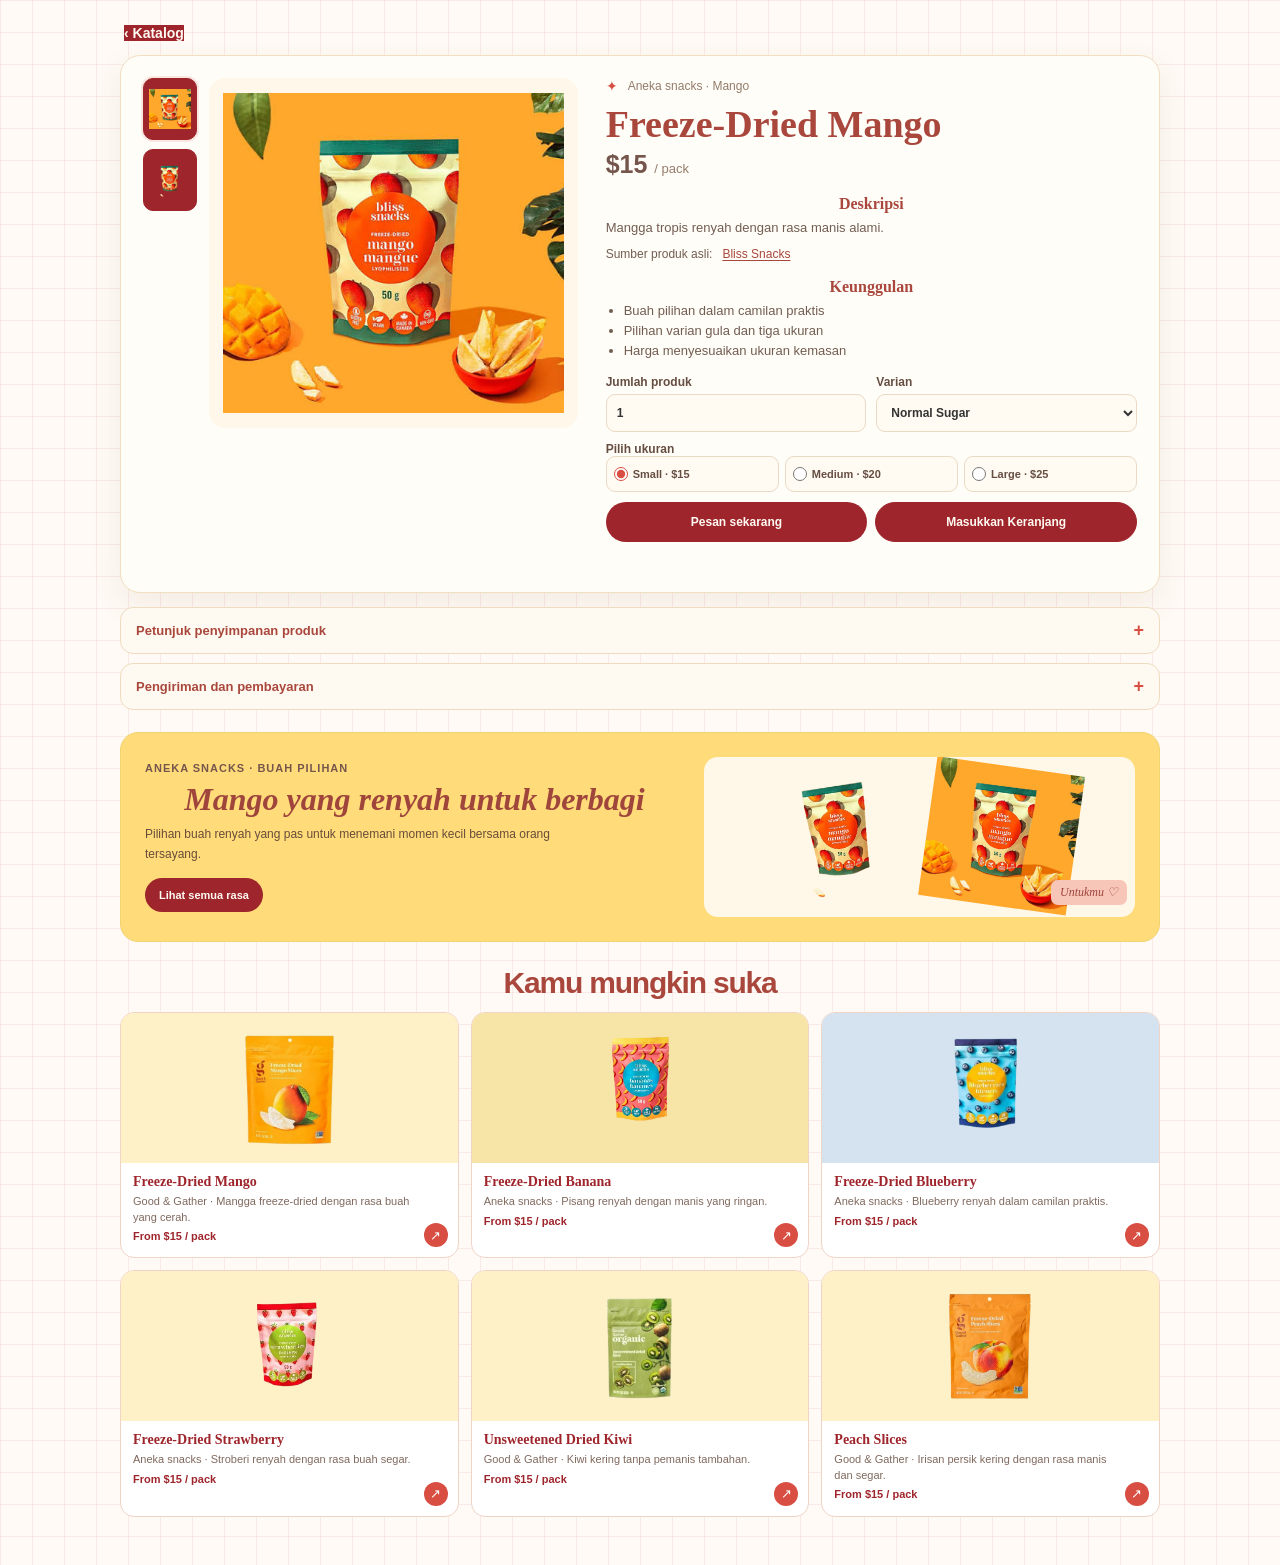
<file: product-detail.html>
<!DOCTYPE html>
<html lang="id">
<head>
  <meta charset="UTF-8">
  <meta name="viewport" content="width=device-width, initial-scale=1.0">
  <title>Detail Produk | Toko Buah Freeze Dried</title>
  <link rel="stylesheet" href="style.css">
</head>
<body class="detail-page">
  <main class="detail-main">
    <a class="detail-back" href="all-products.html">‹ Katalog</a>
    <section class="detail-panel" aria-labelledby="product-title">
      <div class="detail-gallery">
        <div class="detail-thumbnails" id="detail-thumbnails" aria-label="Foto produk">
          <button class="detail-thumbnail is-selected" type="button" data-gallery-image="buah1.jpg" aria-label="Lihat foto produk" aria-pressed="true">
            <img src="buah1.jpg" alt="">
          </button>
          <button class="detail-thumbnail" type="button" data-gallery-image="buah1bugil.png" aria-label="Lihat foto kemasan" aria-pressed="false">
            <img src="buah1bugil.png" alt="">
          </button>
        </div>
        <div class="detail-image-stage">
          <img class="detail-image" id="product-image" src="buah1.jpg" alt="Freeze-Dried Mango">
        </div>
      </div>
      <div class="detail-copy">
        <div class="detail-rating">
          <span aria-hidden="true">✦</span>
          <span id="product-brand">Aneka snacks · Buah pilihan</span>
        </div>
        <h1 id="product-title">Freeze-Dried Mango</h1>
        <p class="detail-price" id="product-price">$15 <span>/ pack</span></p>
        <div class="detail-description-block">
          <h2>Deskripsi</h2>
          <p id="product-description">Rasa tropis yang renyah</p>
          <div class="detail-product-sources" id="product-sources" hidden></div>
        </div>
        <div class="detail-features">
          <h2>Keunggulan</h2>
          <ul>
            <li>Buah pilihan dalam camilan praktis</li>
            <li>Pilihan varian gula dan tiga ukuran</li>
            <li>Harga menyesuaikan ukuran kemasan</li>
          </ul>
        </div>

        <form class="order-form" id="product-order-form">
          <input type="hidden" name="product" id="product-value" value="mango">
          <label class="order-field" for="quantity">
            Jumlah produk
            <input type="number" id="quantity" name="quantity" min="1" max="10" value="1" required>
          </label>
          <label class="order-field" for="variant">
            Varian
            <select id="variant" name="variant">
              <option value="normal-sugar">Normal Sugar</option>
              <option value="less-sugar">Less Sugar</option>
              <option value="no-sugar">No Sugar</option>
              <option value="more-sugar">More Sugar</option>
            </select>
          </label>
          <fieldset class="order-field">
            <legend>Pilih ukuran</legend>
            <div class="size-options">
              <label><input type="radio" name="size" value="small" checked required> Small · $15</label>
              <label><input type="radio" name="size" value="medium"> Medium · $20</label>
              <label><input type="radio" name="size" value="large"> Large · $25</label>
            </div>
          </fieldset>
          <div class="order-actions">
            <button class="order-submit" type="submit" data-order-action="checkout">Pesan sekarang</button>
            <button class="order-add" type="submit" data-order-action="cart">Masukkan Keranjang</button>
          </div>
          <p class="cart-feedback" id="cart-feedback" role="status" aria-live="polite"></p>
        </form>
      </div>
    </section>

    <section class="detail-guides" aria-label="Informasi produk dan pemesanan">
      <details class="detail-accordion">
        <summary>Petunjuk penyimpanan produk <span aria-hidden="true">+</span></summary>
        <p>Simpan kemasan dalam keadaan tertutup rapat di tempat yang sejuk dan kering agar camilan tetap renyah.</p>
      </details>
      <details class="detail-accordion">
        <summary>Pengiriman dan pembayaran <span aria-hidden="true">+</span></summary>
        <p>Pilih kurir regular, express, atau same day serta metode transfer bank, e-wallet, atau COD saat checkout.</p>
      </details>
    </section>

    <section class="detail-gift" aria-labelledby="detail-gift-title">
      <div class="detail-gift-copy">
        <p class="detail-section-eyebrow">Aneka snacks · Buah pilihan</p>
        <h2 id="detail-gift-title">Camilan ceria untuk berbagi</h2>
        <p>Pilihan buah renyah yang pas untuk menemani momen kecil bersama orang tersayang.</p>
        <a href="all-products.html" class="detail-gift-link">Lihat semua rasa</a>
      </div>
      <div class="detail-gift-art" aria-hidden="true">
        <img src="buah1bugil.png" alt="">
        <img src="bgng1.png" alt="">
        <span>Untukmu ♡</span>
      </div>
    </section>

    <section class="detail-recommendations" aria-labelledby="detail-recommendations-title">
      <h2 id="detail-recommendations-title">Kamu mungkin suka</h2>
      <div class="detail-recommendation-grid" id="detail-recommendation-grid"></div>
    </section>
  </main>

  <script src="catalog-data.js"></script>
  <script>
    const products = Object.fromEntries(window.FREEZE_DRY_CATALOG.products.map((item) => [item.id, item]));
    const requestedProduct = new URLSearchParams(window.location.search).get('product');
    const productKey = products[requestedProduct] ? requestedProduct : 'mango';
    const product = products[productKey];
    const escapeHTML = (value) => String(value).replace(/[&<>"']/g, (character) => ({ '&': '&amp;', '<': '&lt;', '>': '&gt;', '"': '&quot;', "'": '&#39;' })[character]);

    document.querySelector('#product-title').textContent = product.name;
    document.querySelector('#product-image').src = product.detailImage;
    document.querySelector('#product-image').alt = `${product.brand} ${product.name}`;
    document.querySelector('#product-description').textContent = product.description;
    document.querySelector('#product-brand').textContent = `${product.brand} · ${product.fruit}`;
    const productSources = {
      'bliss-snacks': [{ label: 'Bliss Snacks', url: 'https://blissdough.com/collections/merch?srsltid=AYCX9vI_j6Ehv5P-Q7PlSCXWnKArtW7-Q7-X8DCHQ35tLxqRClz9uMP9' }],
      'category-c': [
        { label: 'Good & Gather di Target', url: 'https://www.target.com/s/good+and+gather+freeze+dried' },
        { label: 'Good & Gather', url: 'https://goodandgatherco.com/' }
      ],
      'category-d': [{ label: 'Oh Me!', url: 'https://www.ohmefoods.com/collections/all-ohme-products' }],
      'category-e': [{ label: 'Tru Fru', url: 'https://trufru.com/hyper-dried/' }],
      'category-f': [{ label: 'RIND', url: 'https://www.rindsnacks.com/' }]
    };
    const sourceLinks = productSources[product.collection] || [];
    if (sourceLinks.length) {
      const sourceContainer = document.querySelector('#product-sources');
      const sourceLabel = document.createElement('span');
      sourceLabel.textContent = 'Sumber produk asli:';
      sourceContainer.append(sourceLabel);
      sourceLinks.forEach(({ label, url }) => {
        const link = document.createElement('a');
        link.href = url;
        link.target = '_blank';
        link.rel = 'noopener noreferrer';
        link.textContent = label;
        sourceContainer.append(link);
      });
      sourceContainer.hidden = false;
    }
    document.querySelector('#product-value').value = productKey;
    document.querySelector('#variant').value = 'normal-sugar';
    document.title = `${product.name} | ${product.brand}`;
    document.querySelector('.detail-rating span:last-child').textContent = `${product.brand} · ${product.fruit}`;
    document.querySelector('.detail-gift-copy .detail-section-eyebrow').textContent = `${product.brand} · Buah pilihan`;
    document.querySelector('.detail-gift-copy h2').textContent = `${product.fruit} yang renyah untuk berbagi`;
    document.querySelector('.detail-gift-art img:first-child').src = product.image;
    document.querySelector('.detail-gift-art img:last-of-type').src = product.detailImage;

    const thumbnailButtons = [...document.querySelectorAll('.detail-thumbnail')];
    const galleryImages = [product.detailImage, product.image];
    thumbnailButtons.forEach((button, index) => {
      const image = galleryImages[index];
      button.dataset.galleryImage = image;
      button.querySelector('img').src = image;
      button.setAttribute('aria-label', index === 0 ? `Lihat ${product.name}` : `Lihat kemasan ${product.name}`);
      button.addEventListener('click', () => {
        document.querySelector('#product-image').src = image;
        thumbnailButtons.forEach((thumbnail) => {
          const isSelected = thumbnail === button;
          thumbnail.classList.toggle('is-selected', isSelected);
          thumbnail.setAttribute('aria-pressed', String(isSelected));
        });
      });
    });

    function readPersonalization() {
      try {
        const cart = JSON.parse(localStorage.getItem('freezeDriedCart') || '[]');
        const recentlyViewed = JSON.parse(localStorage.getItem('freezeDriedRecentlyViewed') || '[]');
        if (!Array.isArray(cart) || !Array.isArray(recentlyViewed)) throw new Error('Data rekomendasi tidak valid.');
        return { cart, recentlyViewed };
      } catch (error) {
        console.error('Gagal membaca preferensi rekomendasi:', error);
        return { cart: [], recentlyViewed: [] };
      }
    }
    const { cart: priorCart, recentlyViewed } = readPersonalization();
    const viewHistory = [productKey, ...recentlyViewed.filter((id) => id !== productKey)].slice(0, 8);
    localStorage.setItem('freezeDriedRecentlyViewed', JSON.stringify(viewHistory));
    const cartAffinity = new Map();
    priorCart.forEach((item) => {
      const other = products[item.product];
      if (!other) return;
      cartAffinity.set(other.brand, (cartAffinity.get(other.brand) || 0) + 1);
      cartAffinity.set(other.fruit, (cartAffinity.get(other.fruit) || 0) + 1);
    });

    const recommendations = window.FREEZE_DRY_CATALOG.products
      .filter((item) => item.id !== productKey)
      .map((item, index) => ({
        item,
        index,
        score: (item.fruit === product.fruit ? 5 : 0)
          + (item.brand === product.brand ? 3 : 0)
          + (cartAffinity.get(item.fruit) || 0) * 2
          + (cartAffinity.get(item.brand) || 0) * 2
          + (viewHistory.includes(item.id) ? 1 : 0)
      }))
      .sort((left, right) => right.score - left.score || left.index - right.index)
      .slice(0, 6)
      .map(({ item }) => `<a class="detail-recommendation-card" href="product-detail.html?product=${encodeURIComponent(item.id)}">
        <span class="detail-recommendation-image"><img src="${escapeHTML(item.image)}" alt="${escapeHTML(item.brand)} ${escapeHTML(item.name)}" loading="lazy"></span>
        <span class="detail-recommendation-info"><strong>${escapeHTML(item.name)}</strong><span>${escapeHTML(item.brand)} · ${escapeHTML(item.description)}</span><span class="detail-recommendation-price">From $15 / pack</span></span>
        <span class="detail-recommendation-arrow" aria-hidden="true">↗</span>
      </a>`)
      .join('');
    document.querySelector('#detail-recommendation-grid').innerHTML = recommendations;

    const cartStorageKey = 'freezeDriedCart';
    const sizePrices = { small: 15, medium: 20, large: 25 };
    const orderForm = document.querySelector('#product-order-form');
    const cartFeedback = document.querySelector('#cart-feedback');
    let cartFeedbackTimer;

    function showCartFeedback(message, isHTML = false) {
      window.clearTimeout(cartFeedbackTimer);
      if (isHTML) {
        cartFeedback.innerHTML = message;
      } else {
        cartFeedback.textContent = message;
      }
      cartFeedbackTimer = window.setTimeout(() => {
        cartFeedback.textContent = '';
      }, 3500);
    }

    orderForm.addEventListener('change', (event) => {
      if (event.target.name !== 'size') return;
      document.querySelector('#product-price').innerHTML = `$${sizePrices[event.target.value]} <span>/ pack</span>`;
    });

    orderForm.addEventListener('submit', (event) => {
      event.preventDefault();
      if (!orderForm.reportValidity()) return;

      const formData = new FormData(orderForm);
      let cart;
      try {
        const savedCart = JSON.parse(localStorage.getItem(cartStorageKey) || '[]');
        if (!Array.isArray(savedCart)) throw new Error('Data keranjang tidak valid.');
        cart = savedCart.filter((cartItem) => products[cartItem.product] && Number(cartItem.quantity) > 0);
      } catch (error) {
        console.error('Gagal membaca keranjang:', error);
        showCartFeedback('Keranjang gagal dibaca. Coba muat ulang halaman.');
        return;
      }

      const requestedQuantity = Number(formData.get('quantity'));
      const currentProductQuantity = cart
        .filter((cartItem) => cartItem.product === productKey)
        .reduce((total, cartItem) => total + Number(cartItem.quantity), 0);
      if (currentProductQuantity + requestedQuantity > 99) {
        showCartFeedback('Maksimal 99 produk per jenis.');
        return;
      }

      const usedIds = new Set(cart.map((cartItem) => String(cartItem.id)));
      const makeItemId = () => {
        let id = `${productKey}-${Date.now()}-${Math.random().toString(36).slice(2, 9)}`;
        while (usedIds.has(id)) {
          id = `${productKey}-${Date.now()}-${Math.random().toString(36).slice(2, 9)}`;
        }
        usedIds.add(id);
        return id;
      };
      const variant = formData.get('variant');
      const size = formData.get('size');
      const existingItem = cart.find((cartItem) => (
        cartItem.product === productKey
        && cartItem.variant === variant
        && cartItem.size === size
      ));
      if (existingItem) {
        existingItem.quantity = Number(existingItem.quantity) + requestedQuantity;
      } else {
        cart.push({
          id: makeItemId(),
          product: productKey,
          variant,
          size,
          quantity: requestedQuantity,
          unitPrice: sizePrices[size]
        });
      }

      localStorage.setItem(cartStorageKey, JSON.stringify(cart));
      if (window.parent !== window) {
        const count = cart.reduce((total, cartItem) => total + Number(cartItem.quantity), 0);
        window.parent.postMessage({ type: 'freeze-dried-cart-updated', count }, '*');
      }

      if (event.submitter.dataset.orderAction === 'checkout') {
        window.location.href = 'checkout.html';
        return;
      }

      showCartFeedback('Produk masuk keranjang. <a href="checkout.html">Lihat keranjang</a>', true);
    });
  </script>
  <script src="frame-resize.js"></script>
</body>
</html>
</file>
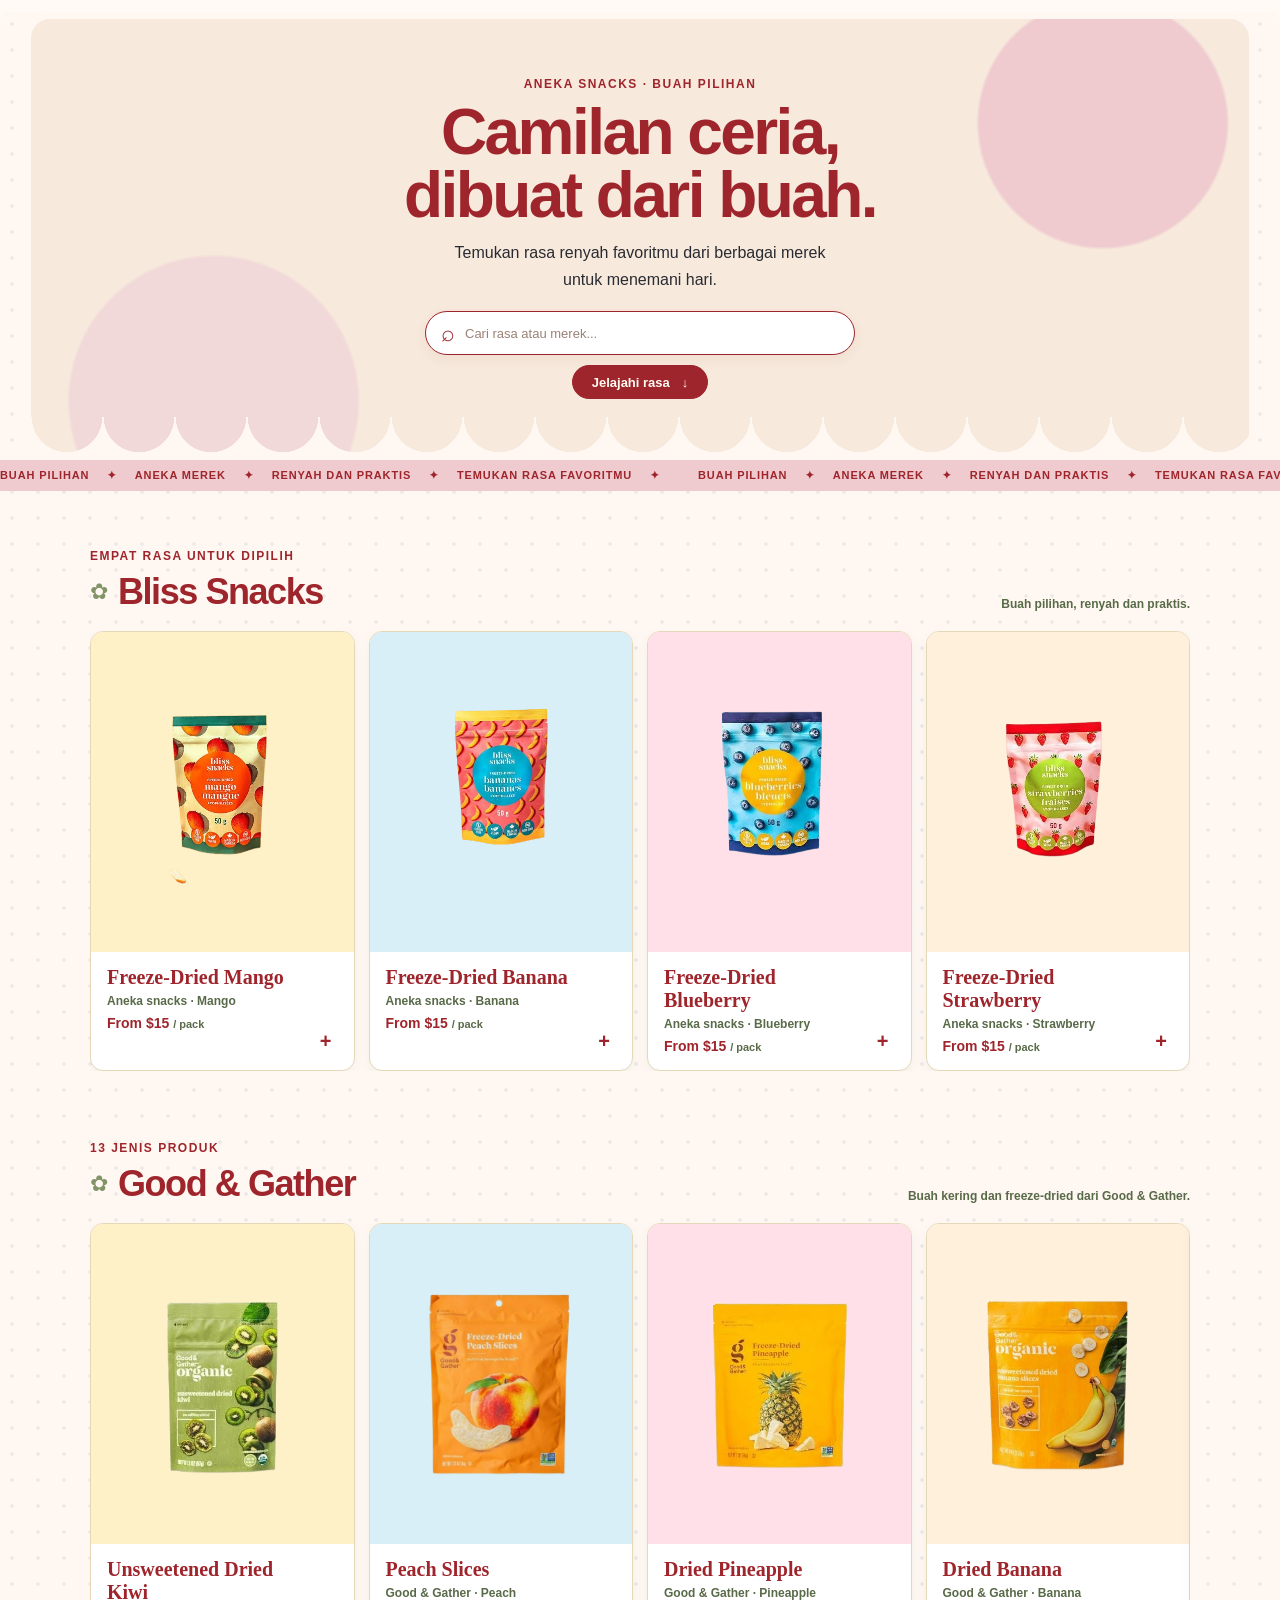
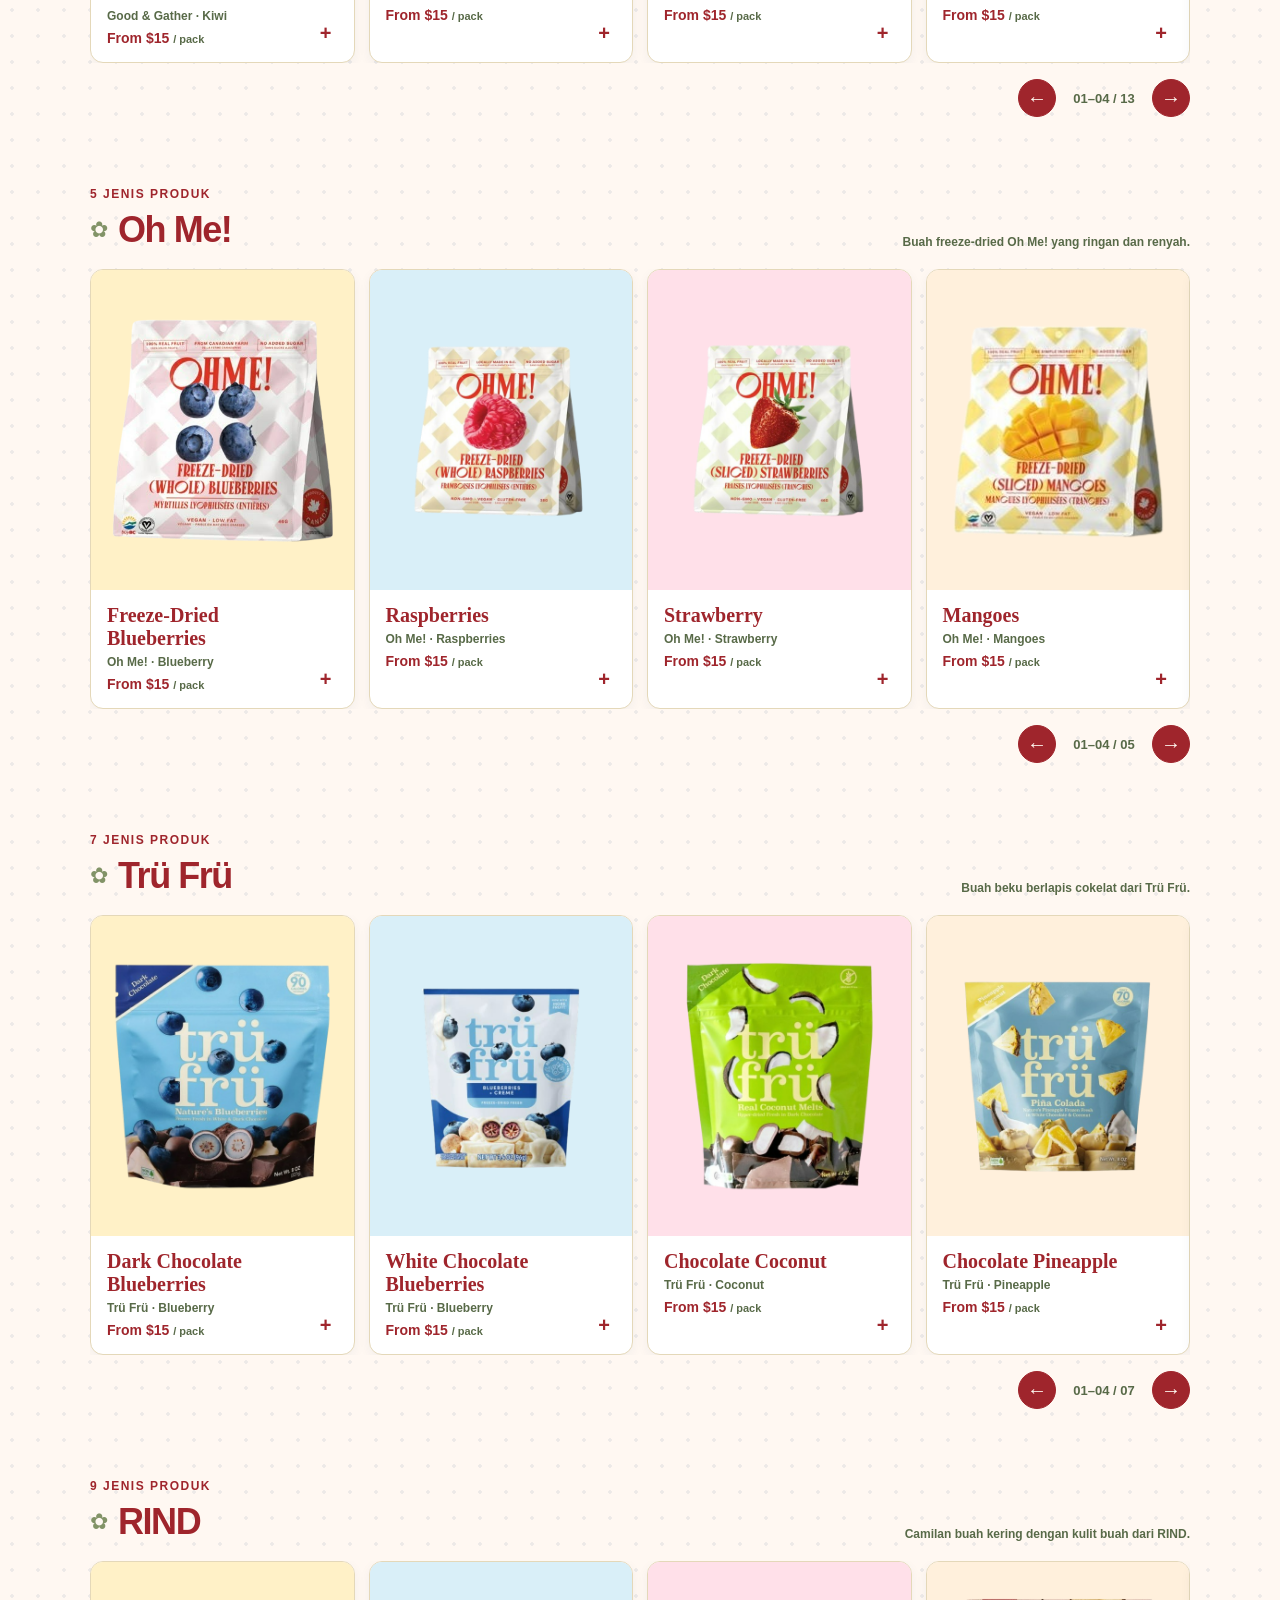
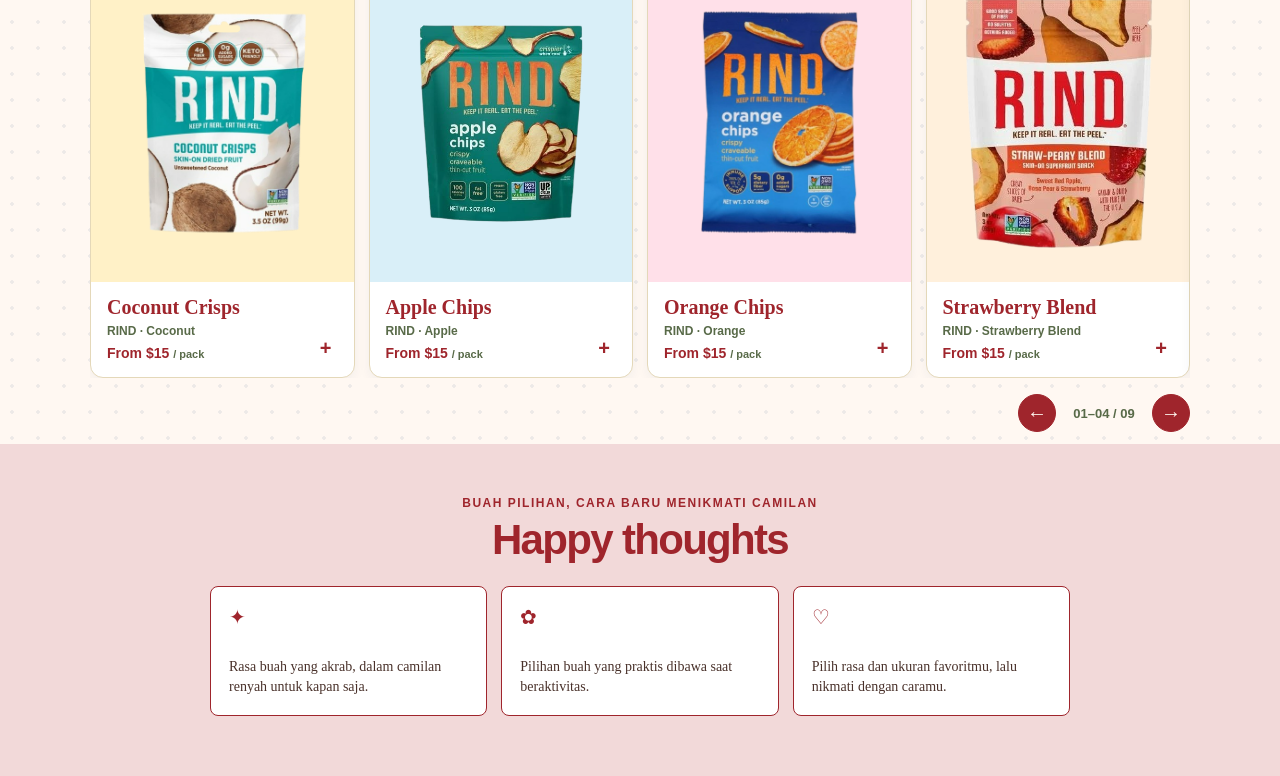
<file: products2.html>
<!DOCTYPE html>
<html lang="id">
<head>
  <meta charset="UTF-8">
  <meta name="viewport" content="width=device-width, initial-scale=1.0">
  <title>Katalog Produk | Aneka Snacks</title>
  <link rel="stylesheet" href="style.css">
</head>
<body class="catalog-page">
  <main class="catalog-main">
    <section class="catalog-hero" aria-labelledby="catalog-hero-title">
      <div class="catalog-hero-copy">
        <p class="catalog-eyebrow">Aneka snacks · Buah pilihan</p>
        <h1 id="catalog-hero-title">Camilan ceria,<br>dibuat dari buah.</h1>
        <p>Temukan rasa renyah favoritmu dari berbagai merek untuk menemani hari.</p>
        <div class="catalog-search-wrap">
          <label class="catalog-search">
            <span class="catalog-search-icon" aria-hidden="true">⌕</span>
            <input id="product-search" type="search" placeholder="Cari rasa atau merek..." autocomplete="off" aria-label="Cari rasa atau merek">
          </label>
          <div class="catalog-search-suggestions" id="product-suggestions" role="listbox" aria-label="Saran pencarian" hidden></div>
        </div>
        <a href="#bliss-snacks" class="catalog-hero-button">Jelajahi rasa <span aria-hidden="true">↓</span></a>
      </div>
    </section>
    <div class="catalog-marquee" aria-label="Berbagai merek · Buah pilihan · Temukan rasa favoritmu">
      <div class="catalog-marquee-track" aria-hidden="true">
        <span>Buah pilihan <b>✦</b> Aneka merek <b>✦</b> Renyah dan praktis <b>✦</b> Temukan rasa favoritmu <b>✦</b></span>
        <span>Buah pilihan <b>✦</b> Aneka merek <b>✦</b> Renyah dan praktis <b>✦</b> Temukan rasa favoritmu <b>✦</b></span>
      </div>
    </div>
    <div id="catalog-collections"></div>
    <p class="catalog-search-empty" id="search-empty" role="status" hidden>Produk tidak ditemukan. Coba kata kunci lain.</p>
    <section class="catalog-thoughts" aria-labelledby="catalog-thoughts-title">
      <p class="catalog-eyebrow">Buah pilihan, cara baru menikmati camilan</p>
      <h2 id="catalog-thoughts-title">Happy thoughts</h2>
      <div class="catalog-thought-cards">
        <article><span aria-hidden="true">✦</span><p>Rasa buah yang akrab, dalam camilan renyah untuk kapan saja.</p></article>
        <article><span aria-hidden="true">✿</span><p>Pilihan buah yang praktis dibawa saat beraktivitas.</p></article>
        <article><span aria-hidden="true">♡</span><p>Pilih rasa dan ukuran favoritmu, lalu nikmati dengan caramu.</p></article>
      </div>
    </section>
  </main>
  <script src="catalog-data.js"></script>
  <script src="cart.js"></script>
  <script>
    const { products, collections } = window.FREEZE_DRY_CATALOG;
    const collectionsRoot = document.querySelector('#catalog-collections');
    const escapeHTML = (value) => String(value).replace(/[&<>"']/g, (character) => ({ '&': '&amp;', '<': '&lt;', '>': '&gt;', '"': '&quot;', "'": '&#39;' })[character]);

    function renderProduct(product) {
      return `<article class="product-card" data-product-card="${escapeHTML(product.id)}">
        <a class="product-card-link" href="product-detail.html?product=${encodeURIComponent(product.id)}" aria-label="Lihat ${escapeHTML(product.name)} dari ${escapeHTML(product.brand)}">
          <span class="product-card-image"><img src="${escapeHTML(product.image)}" alt="${escapeHTML(product.brand)} ${escapeHTML(product.name)}" loading="lazy"></span>
          <span class="add-to-cart-status" role="status" aria-live="polite"></span>
          <span class="product-card-info">
            <span class="product-name">${escapeHTML(product.name)}</span>
            <span class="product-description">${escapeHTML(product.brand)} · ${escapeHTML(product.fruit)}</span>
            <span class="product-price">From $15 <span>/ pack</span></span>
          </span>
        </a>
        <button class="product-card-hint add-to-cart" type="button" data-product="${escapeHTML(product.id)}" aria-label="Tambahkan ${escapeHTML(product.name)} ke cart"><span class="add-to-cart-icon" aria-hidden="true">+</span></button>
      </article>`;
    }

    collections.forEach((collection) => {
      const items = products.filter((product) => product.collection === collection.id);
      const slides = [];
      for (let index = 0; index < items.length; index += 4) {
        slides.push(items.slice(index, index + 4));
      }
      const section = document.createElement('section');
      section.className = 'catalog-products-section catalog-collection';
      section.id = collection.id;
      section.setAttribute('aria-labelledby', `${collection.id}-title`);
      section.innerHTML = `
        <div class="catalog-products-heading">
          <div class="catalog-products-title-wrap">
            <p class="catalog-eyebrow">${escapeHTML(collection.eyebrow)}</p>
            <div class="catalog-products-name"><span class="catalog-products-flower" aria-hidden="true">✿</span><h2 id="${collection.id}-title">${escapeHTML(collection.title)}</h2></div>
          </div>
          <span class="catalog-products-note">${escapeHTML(collection.note)}</span>
        </div>
        <div class="product-carousel" aria-label="Produk ${escapeHTML(collection.title)}">
          <div class="collection-track">${slides.map((slide) => `<div class="collection-slide">${slide.map(renderProduct).join('')}</div>`).join('')}</div>
        </div>
        <div class="carousel-controls" aria-label="Navigasi ${escapeHTML(collection.title)}">
          <button class="carousel-button collection-previous" type="button" aria-label="Produk sebelumnya">←</button>
          <span class="carousel-position" aria-live="polite"></span>
          <button class="carousel-button collection-next" type="button" aria-label="Produk berikutnya">→</button>
        </div>`;
      collectionsRoot.append(section);
    });

    const searchInput = document.querySelector('#product-search');
    const suggestions = document.querySelector('#product-suggestions');
    const emptyMessage = document.querySelector('#search-empty');
    const cards = [...document.querySelectorAll('[data-product-card]')];
    const normalize = (value) => value.toLocaleLowerCase('id').normalize('NFD').replace(/[\u0300-\u036f]/g, '').replace(/&/g, 'and');
    const matchesQuery = (value, query) => query.length === 1
      ? normalize(value).split(/\s+/).some((word) => word.startsWith(query))
      : normalize(value).includes(query);

    function updateCollection(collection) {
      const track = collection.querySelector('.collection-track');
      const slides = [...track.querySelectorAll('.collection-slide')];
      const visibleSlides = slides.filter((slide) => !slide.hidden);
      const count = visibleSlides.reduce((total, slide) => total + slide.querySelectorAll('.product-card:not([hidden])').length, 0);
      const controls = collection.querySelector('.carousel-controls');
      const position = controls.querySelector('.carousel-position');
      const currentSlide = Math.min(Math.round(track.scrollLeft / Math.max(1, track.clientWidth)), visibleSlides.length - 1);
      const visibleProducts = visibleSlides.flatMap((slide) => [...slide.querySelectorAll('.product-card:not([hidden])')]);
      if (!count) {
        position.textContent = '0 / 0';
      } else {
        const current = visibleSlides[currentSlide];
        const currentProducts = [...current.querySelectorAll('.product-card:not([hidden])')];
        const first = visibleProducts.indexOf(currentProducts[0]) + 1;
        const last = first + currentProducts.length - 1;
        position.textContent = `${String(first).padStart(2, '0')}–${String(last).padStart(2, '0')} / ${String(count).padStart(2, '0')}`;
      }
      controls.hidden = visibleSlides.length <= 1;
    }

    function filterProducts() {
      const query = normalize(searchInput.value.trim());
      cards.forEach((card) => {
        const product = products.find((item) => item.id === card.dataset.productCard);
        card.hidden = Boolean(query) && ![product.name, product.brand, product.fruit].some((value) => matchesQuery(value, query));
      });
      document.querySelectorAll('.catalog-collection').forEach((collection) => {
        collection.querySelectorAll('.collection-slide').forEach((slide) => {
          slide.hidden = !slide.querySelector('.product-card:not([hidden])');
        });
        collection.hidden = !collection.querySelector('.product-card:not([hidden])');
        collection.querySelector('.collection-track').scrollLeft = 0;
        updateCollection(collection);
      });
      emptyMessage.hidden = cards.some((card) => !card.hidden);
      renderSuggestions(query);
    }

    function renderSuggestions(query) {
      if (!query) {
        suggestions.hidden = true;
        suggestions.replaceChildren();
        return;
      }
      const matchingBrands = collections.filter((collection) => matchesQuery(collection.title, query));
      const matchingProducts = products.filter((product) => matchesQuery(`${product.name} ${product.fruit}`, query)).slice(0, 6);
      const entries = [
        ...matchingBrands.slice(0, 3).map((collection) => ({ label: collection.title, detail: 'Merek', href: `#${collection.id}` })),
        ...matchingProducts.map((product) => ({ label: product.fruit, detail: product.brand, href: `product-detail.html?product=${encodeURIComponent(product.id)}` }))
      ].filter((entry, index, all) => all.findIndex((candidate) => candidate.label === entry.label) === index).slice(0, 7);
      suggestions.innerHTML = entries.length
        ? entries.map((entry) => `<a class="catalog-suggestion" role="option" href="${entry.href}"><span>${escapeHTML(entry.label)}</span><small>${escapeHTML(entry.detail)}</small></a>`).join('')
        : '<p class="catalog-suggestion-empty">Tidak ada rasa atau merek yang cocok.</p>';
      suggestions.hidden = false;
    }

    document.querySelectorAll('.catalog-collection').forEach((collection) => {
      const track = collection.querySelector('.collection-track');
      const move = (direction) => {
        const pageWidth = track.clientWidth;
        track.scrollBy({ left: direction * pageWidth, behavior: 'smooth' });
      };
      collection.querySelector('.collection-previous').addEventListener('click', () => move(-1));
      collection.querySelector('.collection-next').addEventListener('click', () => move(1));
      track.addEventListener('scroll', () => updateCollection(collection), { passive: true });
      updateCollection(collection);
    });
    searchInput.addEventListener('input', filterProducts);
    document.addEventListener('click', (event) => {
      if (!event.target.closest('.catalog-search-wrap')) suggestions.hidden = true;
    });
    searchInput.addEventListener('focus', () => {
      if (searchInput.value.trim()) renderSuggestions(normalize(searchInput.value.trim()));
    });
    if (window.location.hash) {
      requestAnimationFrame(() => document.querySelector(window.location.hash)?.scrollIntoView());
    }
  </script>
  <script src="frame-resize.js"></script>
</body>
</html>
</file>
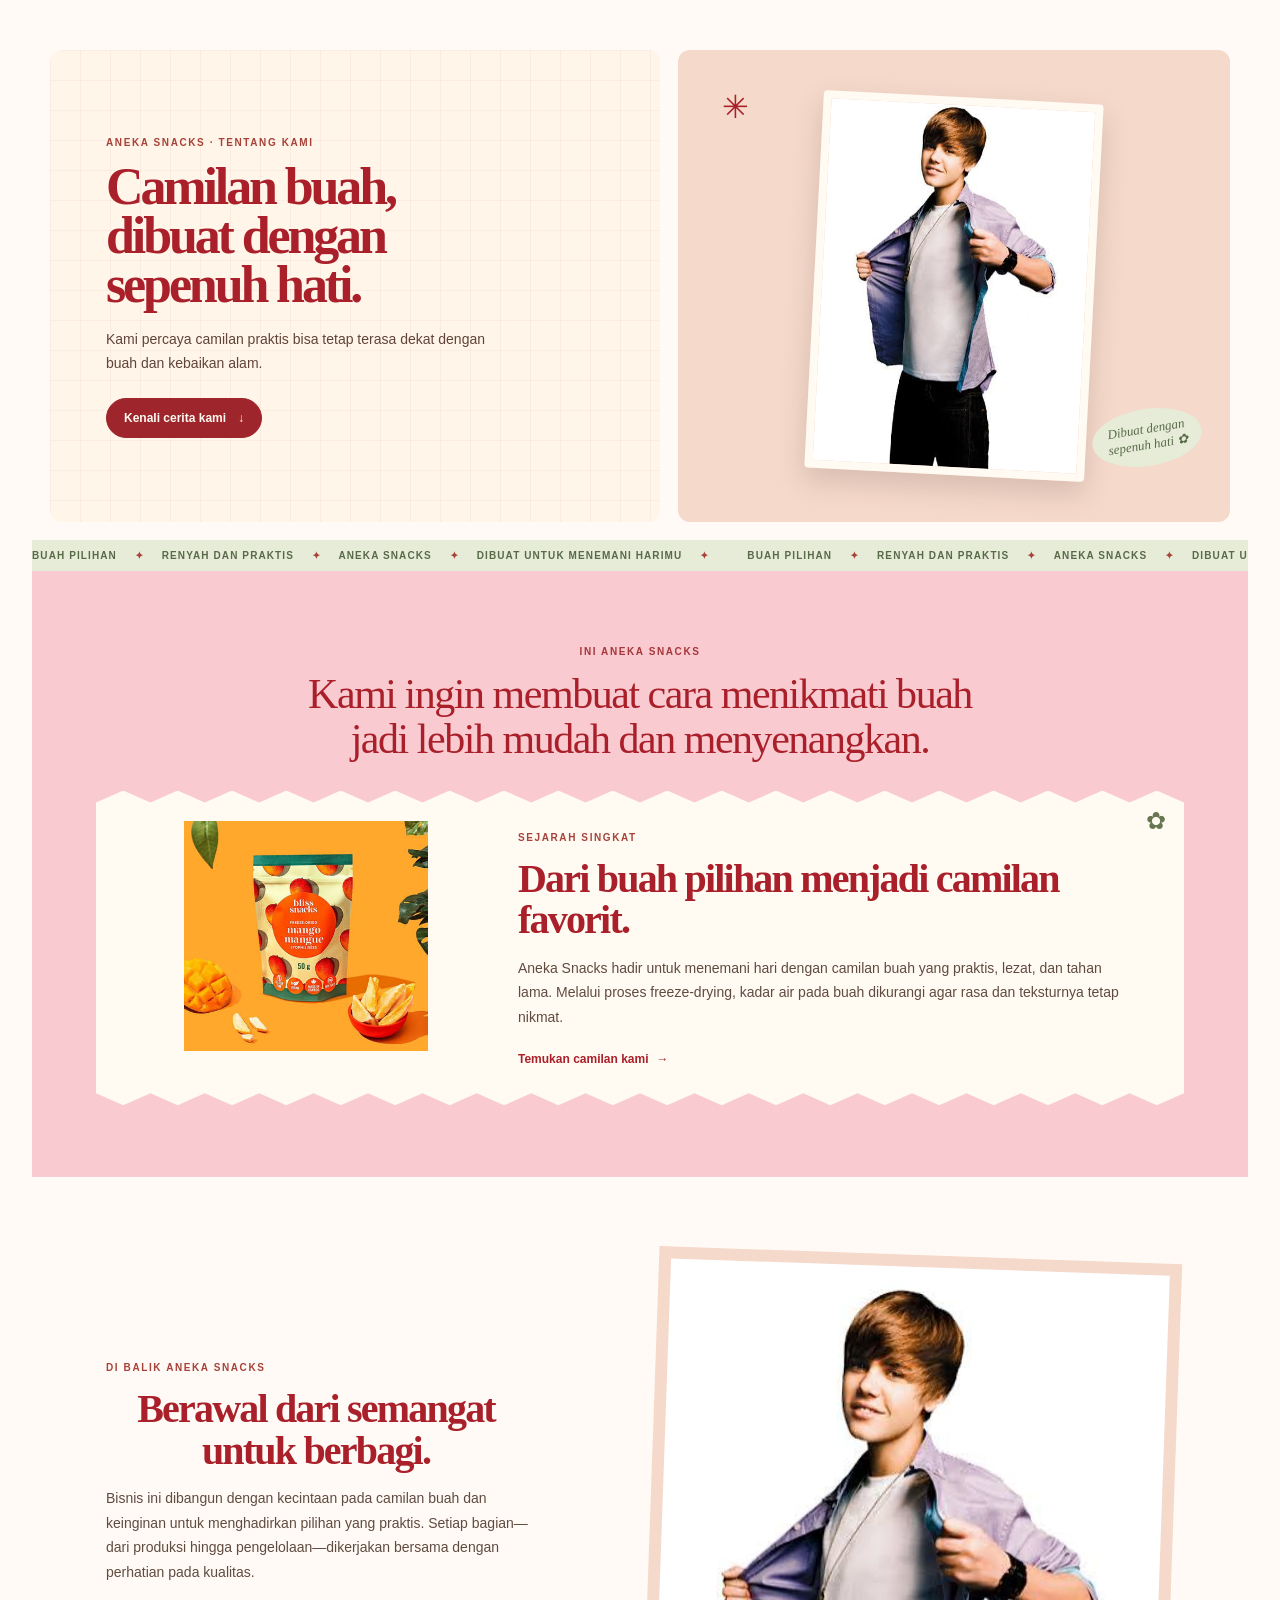
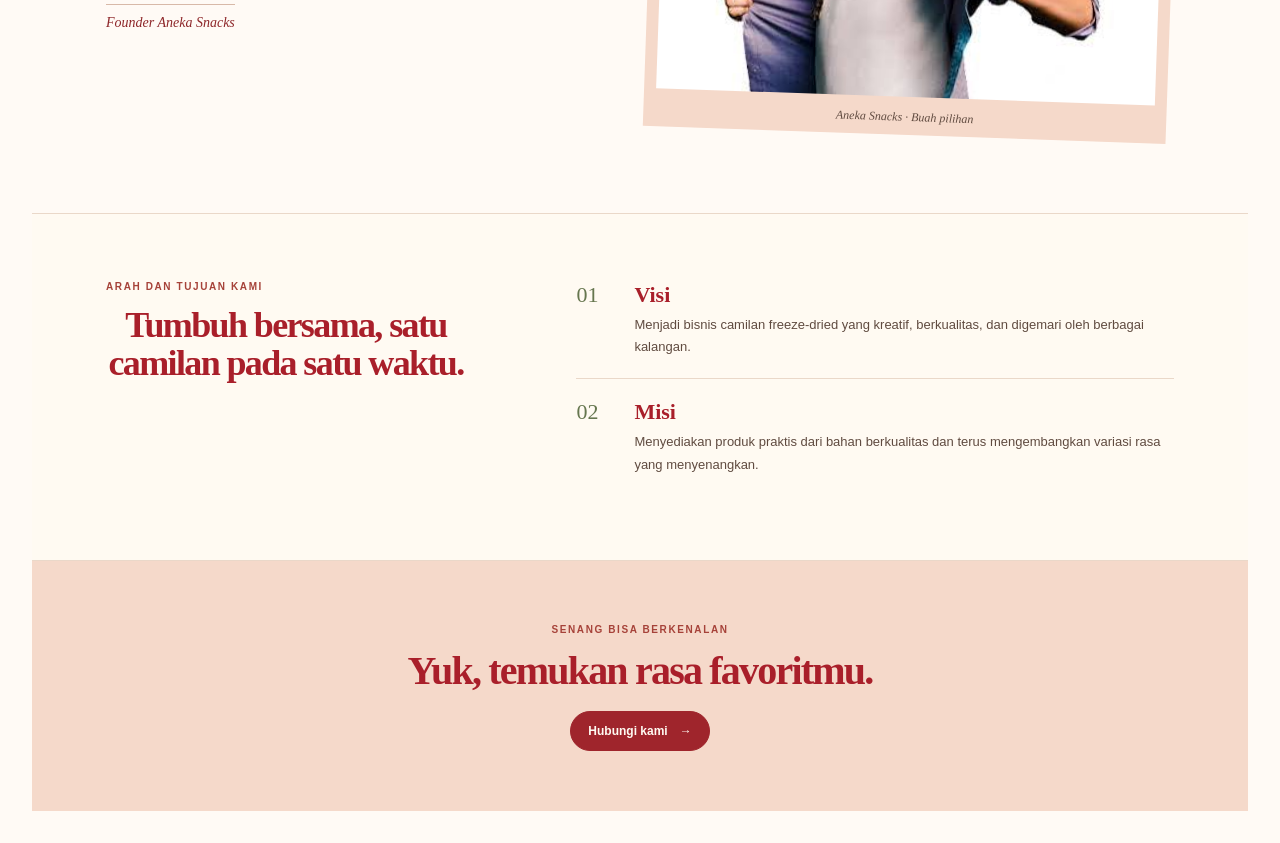
<file: profil.html>
<!DOCTYPE html>
<html lang="id">
<head>
  <meta charset="UTF-8">
  <meta name="viewport" content="width=device-width, initial-scale=1.0">
  <title>Tentang Kami | Aneka Snacks</title>
  <link rel="stylesheet" href="style.css">
</head>
<body class="info-page profile-page">
  <main class="profile-main">
    <section class="profile-hero" aria-labelledby="profile-title">
      <div class="profile-hero-copy">
        <p class="profile-eyebrow">ANEKA SNACKS · TENTANG KAMI</p>
        <h1 id="profile-title">Camilan buah,<br>dibuat dengan<br>sepenuh hati.</h1>
        <p>Kami percaya camilan praktis bisa tetap terasa dekat dengan buah dan kebaikan alam.</p>
        <a class="profile-button" href="#cerita-kami">Kenali cerita kami <span aria-hidden="true">↓</span></a>
      </div>
      <div class="profile-hero-art">
        <img src="owner.jpg" alt="Founder Aneka Snacks">
        <span class="profile-hero-sticker" aria-hidden="true">Dibuat dengan<br>sepenuh hati ✿</span>
        <span class="profile-hero-flower" aria-hidden="true">✳</span>
      </div>
    </section>

    <div class="profile-marquee" aria-label="Camilan buah pilihan, renyah, praktis, Aneka Snacks">
      <div class="profile-marquee-track" aria-hidden="true">
        <span>Buah pilihan <b>✦</b> Renyah dan praktis <b>✦</b> Aneka Snacks <b>✦</b> Dibuat untuk menemani harimu <b>✦</b></span>
        <span>Buah pilihan <b>✦</b> Renyah dan praktis <b>✦</b> Aneka Snacks <b>✦</b> Dibuat untuk menemani harimu <b>✦</b></span>
      </div>
    </div>

    <section class="profile-story" id="cerita-kami" aria-labelledby="profile-story-title">
      <p class="profile-eyebrow">INI ANEKA SNACKS</p>
      <h2 id="profile-story-title">Kami ingin membuat cara menikmati buah jadi lebih mudah dan menyenangkan.</h2>
      <div class="profile-story-paper">
        <img src="buah1.jpg" alt="Buah pilihan yang menjadi inspirasi Aneka Snacks">
        <div class="profile-story-copy">
          <p class="profile-eyebrow">SEJARAH SINGKAT</p>
          <h3>Dari buah pilihan menjadi camilan favorit.</h3>
          <p>Aneka Snacks hadir untuk menemani hari dengan camilan buah yang praktis, lezat, dan tahan lama. Melalui proses freeze-drying, kadar air pada buah dikurangi agar rasa dan teksturnya tetap nikmat.</p>
          <a class="profile-text-link" href="products2.html" target="konten">Temukan camilan kami <span aria-hidden="true">→</span></a>
        </div>
        <span class="profile-paper-flower" aria-hidden="true">✿</span>
      </div>
    </section>

    <section class="profile-founder" aria-labelledby="profile-founder-title">
      <div class="profile-founder-copy">
        <p class="profile-eyebrow">DI BALIK ANEKA SNACKS</p>
        <h2 id="profile-founder-title">Berawal dari semangat untuk berbagi.</h2>
        <p>Bisnis ini dibangun dengan kecintaan pada camilan buah dan keinginan untuk menghadirkan pilihan yang praktis. Setiap bagian—dari produksi hingga pengelolaan—dikerjakan bersama dengan perhatian pada kualitas.</p>
        <span class="profile-founder-caption">Founder Aneka Snacks</span>
      </div>
      <figure class="profile-founder-photo">
        <img src="owner.jpg" alt="Founder yang mengawali Aneka Snacks">
        <figcaption>Aneka Snacks · Buah pilihan</figcaption>
      </figure>
    </section>

    <section class="profile-values" aria-labelledby="profile-values-title">
      <div class="profile-values-heading">
        <p class="profile-eyebrow">ARAH DAN TUJUAN KAMI</p>
        <h2 id="profile-values-title">Tumbuh bersama, satu camilan pada satu waktu.</h2>
      </div>
      <div class="profile-values-copy">
        <article>
          <span class="profile-value-number">01</span>
          <div>
            <h3>Visi</h3>
            <p>Menjadi bisnis camilan freeze-dried yang kreatif, berkualitas, dan digemari oleh berbagai kalangan.</p>
          </div>
        </article>
        <article>
          <span class="profile-value-number">02</span>
          <div>
            <h3>Misi</h3>
            <p>Menyediakan produk praktis dari bahan berkualitas dan terus mengembangkan variasi rasa yang menyenangkan.</p>
          </div>
        </article>
      </div>
    </section>

    <section class="profile-cta" aria-labelledby="profile-cta-title">
      <p class="profile-eyebrow">SENANG BISA BERKENALAN</p>
      <h2 id="profile-cta-title">Yuk, temukan rasa favoritmu.</h2>
      <a class="profile-button" href="kontak.html" target="konten">Hubungi kami <span aria-hidden="true">→</span></a>
    </section>
  </main>
<script src="frame-resize.js"></script>
</body>
</html>
</file>
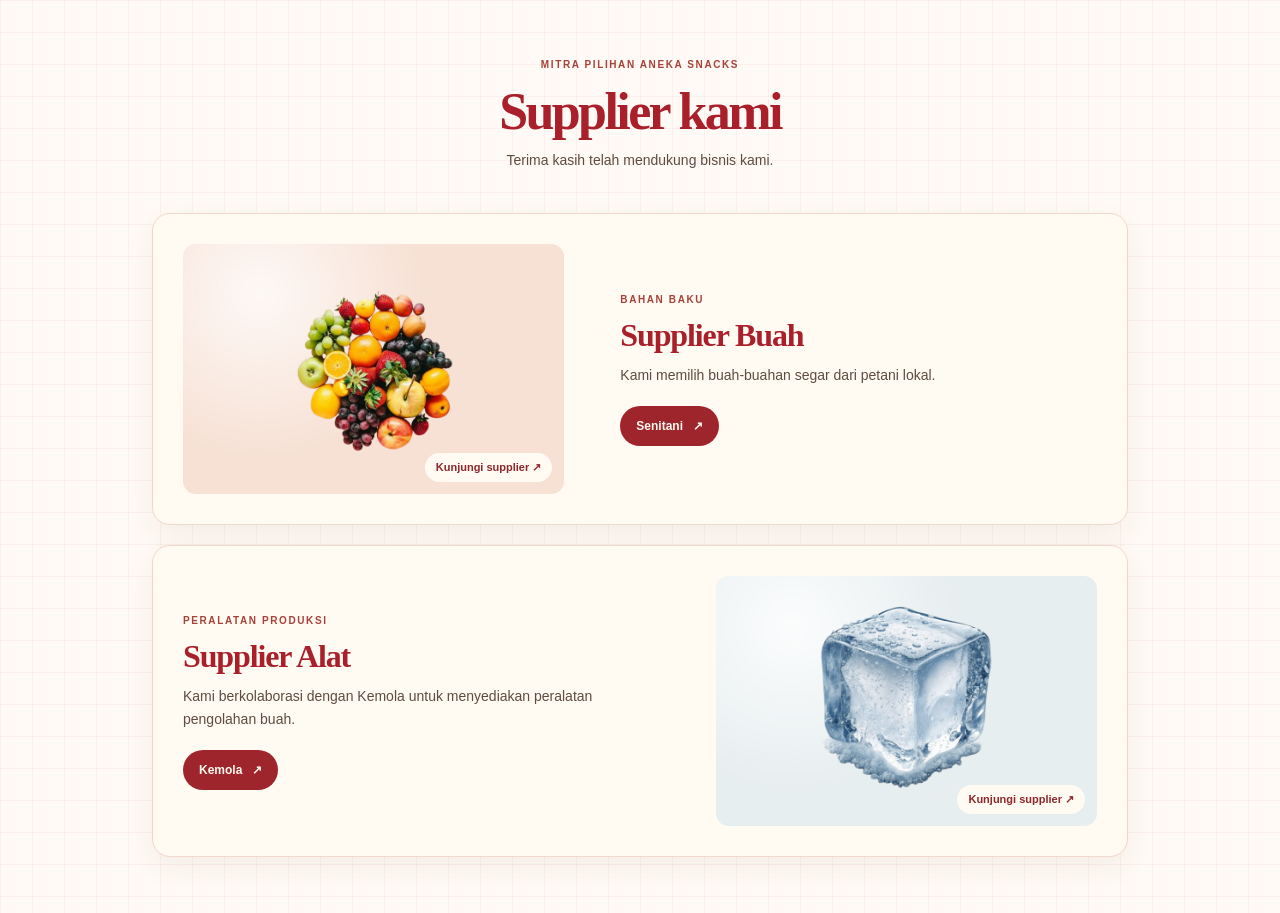
<file: supplier.html>
<!DOCTYPE html>
<html lang="id">
  <head>
    <meta charset="UTF-8">
    <meta name="viewport" content="width=device-width, initial-scale=1.0">
    <title>Supplier | Aneka Snacks</title>
    <link rel="stylesheet" href="style.css">
  </head>
  <body class="info-page supplier-page">
    <main class="supplier-main">
      <header class="supplier-heading">
        <p class="supplier-eyebrow">MITRA PILIHAN ANEKA SNACKS</p>
        <h1>Supplier kami</h1>
        <p>Terima kasih telah mendukung bisnis kami.</p>
      </header>

      <section class="supplier-list" aria-label="Daftar supplier Aneka Snacks">
        <article class="supplier-card">
          <a
            class="supplier-image-link"
            href="https://senitani.org/"
            target="_blank"
            rel="noopener noreferrer"
            aria-label="Kunjungi supplier buah Senitani"
          >
            <img src="Fruit.png" alt="Aneka buah segar pilihan">
            <span class="supplier-image-hint" aria-hidden="true">Kunjungi supplier ↗</span>
          </a>
          <div class="supplier-copy">
            <p class="supplier-eyebrow">BAHAN BAKU</p>
            <h2><a href="https://senitani.org/" target="_blank" rel="noopener noreferrer">Supplier Buah</a></h2>
            <p>Kami memilih buah-buahan segar dari petani lokal.</p>
            <a class="supplier-link" href="https://senitani.org/" target="_blank" rel="noopener noreferrer">Senitani <span aria-hidden="true">↗</span></a>
          </div>
        </article>

        <article class="supplier-card supplier-card-equipment">
          <a
            class="supplier-image-link"
            href="https://www.kemolo.com/?gad_source=1&amp;gad_campaignid=21447535426&amp;gbraid=0AAAAADSRThJK84EnGUoXQwfSeZybFMdJt&amp;gclid=Cj0KCQjwk5nVBhDiARIsAHNGqaczBISw5Lzwapv4COyjR2lSt6nMCCVCpRzkC29iBVWbCCV6l8AGhCkaAlLjEALw_wcB"
            target="_blank"
            rel="noopener noreferrer"
            aria-label="Kunjungi supplier alat Kemola"
          >
            <img src="Ice.png" alt="Es batu sebagai ilustrasi proses pendinginan">
            <span class="supplier-image-hint" aria-hidden="true">Kunjungi supplier ↗</span>
          </a>
          <div class="supplier-copy">
            <p class="supplier-eyebrow">PERALATAN PRODUKSI</p>
            <h2><a href="https://www.kemolo.com/?gad_source=1&amp;gad_campaignid=21447535426&amp;gbraid=0AAAAADSRThJK84EnGUoXQwfSeZybFMdJt&amp;gclid=Cj0KCQjwk5nVBhDiARIsAHNGqaczBISw5Lzwapv4COyjR2lSt6nMCCVCpRzkC29iBVWbCCV6l8AGhCkaAlLjEALw_wcB" target="_blank" rel="noopener noreferrer">Supplier Alat</a></h2>
            <p>Kami berkolaborasi dengan Kemola untuk menyediakan peralatan pengolahan buah.</p>
            <a class="supplier-link" href="https://www.kemolo.com/?gad_source=1&amp;gad_campaignid=21447535426&amp;gbraid=0AAAAADSRThJK84EnGUoXQwfSeZybFMdJt&amp;gclid=Cj0KCQjwk5nVBhDiARIsAHNGqaczBISw5Lzwapv4COyjR2lSt6nMCCVCpRzkC29iBVWbCCV6l8AGhCkaAlLjEALw_wcB" target="_blank" rel="noopener noreferrer">Kemola <span aria-hidden="true">↗</span></a>
          </div>
        </article>
      </section>
    </main>
  <script src="frame-resize.js"></script>
  </body>
</html>
</file>
<file: style.css>
/* =========================
   RESET
   ========================= */

:root {
    --summer-sand: #F8D7C5;
    --summer-sky: #F4C3CF;
    --summer-mint: #F7D9D4;
    --summer-kiwi: #F9E4EC;
    --summer-coral: #D9788B;
    --summer-sun: #EAA5B4;
    --summer-cream: #FFF9F2;
    --summer-latte: #FBE5EC;
    --summer-deep: #9F252C;
    --summer-navy: #5F3A40;
    --summer-ink: #3D2B32;
    --summer-text: #49312a;
    --summer-muted: #75564d;
    --summer-glow: rgba(255, 255, 255, 0.55);
    --summer-peach: #F9DDE4;
    --summer-sky-soft: rgba(244, 195, 207, 0.18);
    --summer-coral-soft: rgba(217, 120, 139, 0.12);
}

* {
    margin: 0;
    padding: 0;
    box-sizing: border-box;
}


/* =========================
   BODY
   ========================= */

body {
    font-family: Arial, sans-serif;
    background: linear-gradient(180deg, #f2d4db 0%, #fff4ea 35%, #fffaf2 100%);
    color: var(--summer-text);
}

.site-shell {
    color: var(--summer-text) !important;
}

.site-shell nav,
.site-shell nav a,
.site-shell nav a:hover,
.site-shell .nav-product-dropdown > summary,
.site-shell .nav-product-dropdown > summary:hover,
.site-shell .nav-product-dropdown[open] > summary,
.site-shell .nav-product-menu,
.site-shell .nav-product-menu a,
.site-shell header,
.site-shell header h1,
.site-shell header p {
    color: #49312a !important;
}

.site-shell nav,
.site-shell header,
.site-shell footer,
.site-shell .nav-product-menu {
    background: #fff5e9 !important;
}

.site-shell nav a:hover,
.site-shell .nav-product-dropdown > summary:hover,
.site-shell .nav-product-dropdown[open] > summary,
.site-shell .nav-product-menu a:hover {
    background: #f7d9d4 !important;
    color: #9f252c !important;
}

.site-shell header h1,
.site-shell header p,
.site-shell nav::before {
    color: #9f252c !important;
}

.site-shell nav::before {
    content: "ANEKA SNACKS" !important;
    font-family: Georgia, "Times New Roman", serif !important;
    font-weight: 700 !important;
    letter-spacing: 0.08em !important;
}


/* =========================
   HEADER
   ========================= */

.site-shell header {
    background: #fff5e9;
    color: #a91f2a;
    text-align: center;
    padding: 30px;
    border-bottom: 4px solid rgba(159, 37, 44, 0.12);
}

.site-shell header h1 {
    margin-bottom: 10px;
    font-size: 32px;
    color: #9f252c;
}

.site-shell header p {
    font-size: 16px;
    color: #75564d;
    opacity: 0.9;
}


/* =========================
   MENU NAVIGASI
   ========================= */

.site-shell nav {
    background: #fff5e9;
    text-align: center;
    padding: 10px;
    border-bottom: 1px solid rgba(159, 37, 44, 0.12);
}

.site-shell nav a {
    display: inline-block;
    color: #49312a;
    text-decoration: none;
    padding: 12px 25px;
    margin: 3px;
    border-radius: 999px;
    transition: 0.3s;
    font-weight: 700;
}


/* Saat mouse diarahkan ke menu */

.site-shell nav a:hover {
    background: #f7d9d4;
    color: #9f252c;
}

.nav-product-dropdown {
    position: relative;
    display: inline-block;
    vertical-align: middle;
}

.nav-product-dropdown > summary {
    display: inline-block;
    margin: 3px;
    padding: 12px 25px;
    border-radius: 5px;
    color: #49312a;
    cursor: pointer;
    list-style: none;
    transition: 0.3s;
}

.nav-product-dropdown > summary::-webkit-details-marker {
    display: none;
}

.nav-product-dropdown > summary:hover,
.nav-product-dropdown[open] > summary {
    background: #f7d9d4;
    color: #9f252c;
}

.nav-product-menu {
    position: absolute;
    top: 100%;
    left: 3px;
    z-index: 30;
    width: 190px;
    padding: 8px;
    border: 1px solid #f0d8ca;
    border-radius: 5px;
    background: #fffaf2;
    box-shadow: 0 8px 18px rgba(77, 38, 32, 0.16);
    text-align: left;
}

.nav-product-menu p {
    padding: 8px 12px 6px;
    color: #9f252c;
    font-size: 12px;
    font-weight: bold;
    text-transform: uppercase;
}

.site-shell .nav-product-menu a {
    display: block;
    margin: 0;
    padding: 9px 12px;
    border-radius: 10px;
    text-align: left;
    color: #49312a;
}

.site-shell .nav-product-menu .all-products-link {
    margin-top: 5px;
    border-top: 1px solid rgba(159, 37, 44, 0.14);
}


/* =========================
   AREA KONTEN
   ========================= */

main {
    width: 90%;

    margin: 25px auto;

    background-color: #fffaf5;

    padding: 20px;

    border-radius: 10px;

    box-shadow: 0 3px 10px rgba(77, 38, 32, 0.08);
}

main h2 {
    text-align: center;

    margin-bottom: 20px;

    color: #9f252c;
}


/* =========================
   IFRAME
   ========================= */

iframe {
    width: 100%;

    height: 500px;

    border: 2px solid #f0d8ca;

    border-radius: 8px;

    background-color: #fffaf5;
}


/* =========================
   FOOTER
   ========================= */

footer {
    background-color: #fff5e9;

    color: #75564d;

    text-align: center;

    padding: 20px;

    margin-top: 20px;
}

footer p {
    margin: 0;
}


/* =========================
   RESPONSIVE
   ========================= */

@media screen and (max-width: 600px) {

    header h1 {
        font-size: 24px;
    }

    nav a {
        display: block;

        margin: 5px 20px;
    }

    main {
        width: 95%;
    }

    iframe {
        height: 400px;
    }
}

/* =========================
   BERANDA BLISS SNACKS
   ========================= */

body.home-page {
    min-width: 320px;
    background: linear-gradient(180deg, #fbe8ef 0%, #fff4f7 42%, #fffaf5 100%);
    color: var(--summer-text);
    font-family: Arial, sans-serif;
}

.home-main {
    width: 100%;
    margin: 0 auto;
    padding: 5px;
    background: transparent;
    box-shadow: none;
}

.home-hero {
    display: grid;
    grid-template-columns: 1.05fr 0.95fr;
    gap: 0;
    min-height: clamp(360px, 40vw, 430px);
    overflow: hidden;
    border-radius: 18px;
    box-shadow: 0 16px 30px rgba(24, 59, 77, 0.08);
}

.home-hero-copy {
    position: relative;
    z-index: 1;
    display: flex;
    flex-direction: column;
    align-items: flex-start;
    justify-content: center;
    overflow: hidden;
    padding: clamp(30px, 5vw, 52px);
    background: linear-gradient(135deg, rgba(243, 168, 183, 0.78), rgba(248, 217, 212, 0.88));
}

.home-eyebrow {
    margin-bottom: 14px;
    color: var(--summer-deep);
    font-size: 11px;
    font-weight: 700;
    letter-spacing: 0.18em;
}

.home-hero h1 {
    max-width: 560px;
    margin: 0 0 18px;
    color: var(--summer-navy);
    font-family: Georgia, "Times New Roman", serif;
    font-size: clamp(38px, 4.8vw, 64px);
    font-weight: 600;
    line-height: 0.98;
    letter-spacing: -0.055em;
}

.home-intro {
    max-width: 360px;
    margin-bottom: 24px;
    color: var(--summer-navy);
    font-size: clamp(14px, 1.35vw, 17px);
    line-height: 1.65;
}

.home-button,
.home-outline-button {
    display: inline-flex;
    align-items: center;
    justify-content: center;
    gap: 14px;
    min-height: 44px;
    padding: 0 20px;
    border: 1px solid rgba(24, 59, 77, 0.16);
    border-radius: 999px;
    background: linear-gradient(135deg, var(--summer-sun), var(--summer-coral));
    color: white;
    font-size: 13px;
    font-weight: 700;
    text-decoration: none;
    transition: background-color 160ms ease, color 160ms ease, transform 160ms ease;
    box-shadow: 0 8px 18px rgba(251, 130, 74, 0.18);
}

.home-button:hover,
.home-outline-button:hover {
    transform: translateY(-2px);
    background: linear-gradient(135deg, var(--summer-coral), var(--summer-sun));
    color: #fff;
}

.home-sparkle {
    position: absolute;
    right: 28px;
    bottom: 24px;
    color: rgba(24, 59, 77, 0.7);
    font-size: 32px;
}

.home-hero-image {
    display: block;
    min-height: 100%;
    overflow: hidden;
    background: #f4b4bd;
}

.home-hero-image img,
.home-product-image img,
.home-story > img {
    display: block;
    width: 100%;
    height: 100%;
    object-fit: cover;
}

.home-hero-image img {
    min-height: 100%;
    transition: transform 350ms ease;
}

.home-hero-image:hover img {
    transform: scale(1.035);
}

.home-favorites {
    padding: clamp(34px, 5vw, 62px) 0 clamp(30px, 4vw, 50px);
}

.home-section-heading {
    display: flex;
    align-items: flex-end;
    justify-content: space-between;
    gap: 20px;
    margin-bottom: 20px;
}

.home-section-heading .home-eyebrow {
    margin-bottom: 8px;
}

.home-section-heading h2,
.home-story h2 {
    margin: 0;
    color: var(--summer-deep);
    font-family: Georgia, "Times New Roman", serif;
    font-size: clamp(29px, 3.5vw, 44px);
    font-weight: 600;
    letter-spacing: -0.04em;
    line-height: 1.05;
    text-align: left;
}

.home-text-link {
    display: inline-flex;
    gap: 8px;
    align-items: center;
    padding-bottom: 5px;
    color: var(--summer-deep);
    font-size: 13px;
    font-weight: 700;
    text-decoration: none;
}

.home-text-link:hover {
    color: var(--summer-sun);
}

.home-product-grid {
    display: grid;
    grid-template-columns: repeat(4, minmax(0, 1fr));
    gap: 14px;
}

.home-product-card {
    position: relative;
    display: grid;
    min-width: 0;
    grid-template-columns: minmax(0, 1fr) 28px;
    align-items: center;
    gap: 0 6px;
    color: #40251f;
    text-decoration: none;
}

.home-product-link {
    display: block;
    min-width: 0;
    grid-column: 1 / -1;
    color: inherit;
    text-decoration: none;
}

.home-product-image {
    display: block;
    height: clamp(150px, 21vw, 260px);
    overflow: hidden;
    border-radius: 14px;
    background: #f7d4cf;
}

.home-product-image img {
    transition: transform 260ms ease;
}

.home-product-card:hover .home-product-image img {
    transform: scale(1.045);
}

.home-product-details {
    display: flex;
    flex-direction: column;
    gap: 4px;
    padding: 10px 34px 0 2px;
    font-family: Georgia, "Times New Roman", serif;
    font-size: 17px;
}

.home-product-details span + span {
    color: var(--summer-muted);
    font-family: Arial, sans-serif;
    font-size: 12px;
}

.home-product-arrow {
    grid-column: 2;
    grid-row: 2;
    display: grid;
    width: 28px;
    height: 28px;
    place-items: center;
    padding: 0;
    border: 0;
    border-radius: 50%;
    background: linear-gradient(135deg, var(--summer-sun), var(--summer-coral));
    color: #fffaf5;
    font-size: 20px;
    line-height: 1;
    cursor: pointer;
    transition: transform 160ms ease;
}

.home-product-card:hover .home-product-arrow {
    transform: rotate(90deg);
}

.home-product-arrow:focus-visible,
.home-product-link:focus-visible {
    outline: 3px solid #a91f2a;
    outline-offset: 3px;
}

.home-product-card .add-to-cart-status {
    grid-column: 1;
    grid-row: 2;
    align-self: center;
    margin: 0;
    padding: 6px 0;
    color: #8c3734;
    font-family: Arial, sans-serif;
    font-size: 11px;
}

.home-story {
    position: relative;
    display: grid;
    grid-template-columns: 1fr 0.95fr;
    align-items: center;
    gap: clamp(22px, 5vw, 64px);
    min-height: 300px;
    overflow: hidden;
    padding: clamp(18px, 3vw, 28px);
    border-radius: 18px;
    background: #f8dfe5;
}

.home-story > img {
    min-height: 260px;
    max-height: 390px;
    border-radius: 14px;
}

.home-story-copy {
    max-width: 450px;
    padding: 20px 30px 20px 0;
}

.home-story-copy > p:not(.home-eyebrow) {
    max-width: 380px;
    margin: 16px 0 22px;
    color: #60433b;
    font-size: 14px;
    line-height: 1.7;
}

.home-outline-button {
    background: transparent;
    color: #a91f2a;
}

.home-outline-button:hover {
    background: #a91f2a;
}

.home-story-accent {
    position: absolute;
    top: 18px;
    right: 22px;
    color: #b6222d;
    font-size: 26px;
}

.home-what-we-do {
    position: relative;
    margin: clamp(34px, 5vw, 58px) -5px 0;
    padding: 48px clamp(18px, 5vw, 58px) 66px;
    overflow: hidden;
    background-color: #f9dfe6;
    background-image:
        linear-gradient(rgba(159, 37, 44, 0.12) 1px, transparent 1px),
        linear-gradient(90deg, rgba(159, 37, 44, 0.12) 1px, transparent 1px);
    background-size: 34px 34px;
}

.home-what-we-do::before,
.home-what-we-do::after {
    position: absolute;
    right: 0;
    left: 0;
    z-index: 1;
    height: 22px;
    background: #fff5e9;
    content: "";
    pointer-events: none;
}

.home-what-we-do::before {
    top: 0;
    clip-path: polygon(
        0 0, 100% 0, 100% 50%, 92% 35%, 84% 76%, 75% 38%,
        66% 70%, 57% 28%, 48% 72%, 39% 36%, 29% 75%, 20% 33%,
        11% 72%, 0 42%
    );
}

.home-what-we-do::after {
    bottom: 0;
    clip-path: polygon(
        0 45%, 9% 22%, 18% 56%, 28% 30%, 38% 72%, 48% 34%,
        58% 65%, 68% 25%, 78% 62%, 88% 31%, 100% 50%,
        100% 100%, 0 100%
    );
}

.home-what-we-do-heading {
    position: relative;
    margin: 0 auto 24px;
    text-align: center;
}

.home-what-we-do-heading .home-eyebrow {
    margin-bottom: 5px;
}

.home-what-we-do-heading h2 {
    margin: 0;
    color: var(--summer-deep);
    font-family: Georgia, "Times New Roman", serif;
    font-size: clamp(32px, 4vw, 48px);
    font-style: italic;
    font-weight: 600;
}

.home-what-we-do-pencil {
    position: absolute;
    top: 4px;
    right: 8%;
    color: #b75b6e;
    font-size: 52px;
    line-height: 1;
    transform: rotate(28deg);
}

.home-service-grid {
    display: grid;
    grid-template-columns: repeat(3, minmax(0, 1fr));
    gap: clamp(12px, 2.5vw, 26px);
    width: min(100%, 900px);
    margin: 0 auto;
}

.home-service-card {
    display: flex;
    min-width: 0;
    min-height: 250px;
    flex-direction: column;
    align-items: flex-start;
    padding: 17px;
    border: 2px solid rgba(24, 59, 77, 0.12);
    border-radius: 16px;
    background: rgba(255, 255, 255, 0.58);
    color: var(--summer-text);
    text-decoration: none;
    box-shadow: 0 8px 18px rgba(24, 59, 77, 0.06);
    transition: transform 180ms ease, box-shadow 180ms ease;
}

.home-service-card:hover {
    transform: translateY(-4px);
    box-shadow: 0 10px 0 rgba(143, 24, 34, 0.12);
}

.home-service-card:focus-visible {
    outline: 3px solid #fff8ed;
    outline-offset: 4px;
}

.home-service-icon {
    display: grid;
    width: 100%;
    height: 105px;
    place-items: center;
    margin-bottom: 14px;
    border-radius: 10px;
    color: var(--summer-deep);
    font-family: Georgia, "Times New Roman", serif;
    font-size: 56px;
}

.home-service-contact {
    background: rgba(234, 165, 180, 0.18);
}

.home-service-store {
    background: rgba(244, 195, 207, 0.22);
}

.home-service-supplier {
    background: rgba(239, 211, 219, 0.28);
}

.home-service-card-title {
    margin-bottom: 7px;
    color: var(--summer-deep);
    font-family: Georgia, "Times New Roman", serif;
    font-size: clamp(18px, 2vw, 22px);
    font-weight: 700;
}

.home-service-description {
    margin-bottom: 15px;
    color: var(--summer-muted);
    font-size: 12px;
    line-height: 1.55;
}

.home-service-link {
    display: inline-flex;
    align-items: center;
    gap: 8px;
    margin-top: auto;
    padding: 7px 11px;
    border-radius: 999px;
    background: linear-gradient(135deg, var(--summer-sun), var(--summer-coral));
    color: white;
    font-size: 11px;
    font-weight: 700;
}

body.info-page,
body.profile-page,
body.contact-page,
body.supplier-page,
body.catalog-page,
body.detail-page,
body.checkout-page {
    background: linear-gradient(180deg, #fbe8ef 0%, #fff7f8 40%, #fffaf5 100%);
    color: var(--summer-text);
}

.info-page,
.profile-page,
.contact-page,
.supplier-page {
    min-width: 320px;
}

.info-page .info-main,
.profile-main,
.contact-main,
.supplier-main,
.checkout-main,
.detail-main {
    background: rgba(255, 255, 255, 0.5);
    box-shadow: 0 18px 34px rgba(24, 59, 77, 0.08);
}

.info-page h1,
.info-page h2,
.info-page h3,
.profile-page h1,
.profile-page h2,
.profile-page h3,
.contact-page h1,
.contact-page h2,
.contact-page h3,
.supplier-page h1,
.supplier-page h2,
.supplier-page h3,
.checkout-page h1,
.checkout-page h2,
.checkout-page h3,
.detail-page h1,
.detail-page h2,
.detail-page h3 {
    color: var(--summer-deep);
}

.info-page p,
.info-page li,
.profile-page p,
.contact-page p,
.supplier-page p,
.checkout-page p,
.detail-page p {
    color: var(--summer-muted);
}

.contact-page .contact-hero-primary,
.contact-page .contact-hero-secondary,
.profile-page .profile-button,
.supplier-page .supplier-link,
.checkout-page .checkout-submit,
.detail-page .order-submit {
    background: linear-gradient(135deg, var(--summer-sun), var(--summer-coral));
    color: white;
    border-color: transparent;
}

@media screen and (max-width: 760px) {
    .home-main {
        padding: 5px;
    }

    .home-hero {
        grid-template-columns: 1fr 1fr;
        min-height: 330px;
    }

    .home-hero-copy {
        padding: 24px;
    }

    .home-product-grid {
        grid-template-columns: repeat(2, minmax(0, 1fr));
        gap: 18px 12px;
    }

    .home-product-image {
        height: clamp(160px, 34vw, 240px);
    }

    .home-story {
        gap: 20px;
    }

    .home-what-we-do-pencil {
        right: 2%;
    }
}

@media screen and (max-width: 520px) {
    .home-hero {
        grid-template-columns: 1fr;
        min-height: 0;
    }

    .home-hero-copy {
        min-height: 280px;
        padding: 28px 24px;
    }

    .home-hero-image {
        min-height: 230px;
        max-height: 300px;
    }

    .home-section-heading {
        align-items: flex-start;
    }

    .home-section-heading .home-eyebrow {
        font-size: 9px;
    }

    .home-text-link {
        padding-top: 22px;
        white-space: nowrap;
        font-size: 11px;
    }

    .home-product-image {
        height: 42vw;
        min-height: 135px;
    }

    .home-product-details {
        font-size: 15px;
    }

    .home-story {
        grid-template-columns: 1fr;
        gap: 12px;
        padding: 12px;
    }

    .home-story > img {
        min-height: 210px;
        max-height: 260px;
    }

    .home-story-copy {
        padding: 14px 12px 20px;
    }

    .home-what-we-do {
        margin-right: -5px;
        margin-left: -5px;
        padding: 40px 16px 52px;
    }

    .home-what-we-do-heading {
        margin-bottom: 18px;
    }

    .home-what-we-do-pencil {
        top: -5px;
        right: 0;
        font-size: 36px;
    }

    .home-service-grid {
        grid-template-columns: 1fr;
        gap: 12px;
        max-width: 360px;
    }

    .home-service-card {
        min-height: 0;
        display: grid;
        grid-template-columns: 72px minmax(0, 1fr);
        align-items: center;
        gap: 3px 12px;
        padding: 12px;
    }

    .home-service-icon {
        width: 72px;
        height: 72px;
        grid-row: 1 / span 3;
        margin: 0;
        font-size: 38px;
    }

    .home-service-card-title,
    .home-service-description,
    .home-service-link {
        grid-column: 2;
    }

    .home-service-card-title {
        margin: 0;
    }

    .home-service-description {
        margin: 0 0 4px;
    }

    .home-service-link {
        justify-self: start;
        margin-top: 0;
    }
}

/* =========================
   KATALOG PRODUK
   ========================= */

.catalog-page {
    min-height: 100vh;
    padding: 24px 16px;
    background: #f4f5f0;
}

.catalog-main {
    width: min(100%, 760px);
    margin: 0 auto;
    padding: 12px 0;
    background: transparent;
    box-shadow: none;
}

.catalog-eyebrow {
    margin-bottom: 6px;
    color: #66806b;
    font-size: 12px;
    font-weight: bold;
    letter-spacing: 1.5px;
    text-align: center;
    text-transform: uppercase;
}

.catalog-main h1 {
    margin-bottom: 22px;
    color: #1e3a5f;
    font-family: Georgia, serif;
    font-size: 30px;
    text-align: center;
}

.product-carousel {
    overflow: hidden;
}

.product-track {
    display: flex;
    overflow-x: auto;
    scroll-snap-type: x mandatory;
    scrollbar-width: none;
    overscroll-behavior-x: contain;
}

.product-slide {
    display: grid;
    flex: 0 0 100%;
    min-width: 0;
    grid-template-columns: repeat(2, minmax(0, 1fr));
    gap: 16px;
    scroll-snap-align: start;
    scroll-snap-stop: always;
}

.product-track::-webkit-scrollbar {
    display: none;
}

.product-card {
    position: relative;
    display: flex;
    flex: none;
    min-width: 0;
    min-height: 410px;
    flex-direction: column;
    align-items: center;
    justify-content: center;
    overflow: hidden;
    padding: 24px;
    border: 1px solid #d9ded4;
    border-radius: 8px;
    background: #fff;
    color: #26352e;
    text-align: center;
    text-decoration: none;
}

.product-card-link {
    display: flex;
    flex: 1;
    min-width: 0;
    flex-direction: column;
    color: inherit;
    text-decoration: none;
}

.product-card img {
    width: min(82%, 340px);
    height: 270px;
    object-fit: contain;
    transition: transform 220ms ease;
}

.product-card:hover img,
.product-card:focus-visible img {
    transform: scale(1.08);
}

.product-card:focus-visible,
.carousel-button:focus-visible,
.detail-back:focus-visible,
.order-submit:focus-visible {
    outline: 3px solid #66806b;
    outline-offset: 3px;
}

.product-card-info {
    display: block;
    margin-top: 12px;
}

.product-name {
    display: block;
    font-family: Georgia, serif;
    font-size: 22px;
    font-weight: bold;
}

.product-price {
    display: block;
    margin-top: 6px;
    color: #1e3a5f;
    font-size: 17px;
    font-weight: bold;
}

.product-price span {
    color: #707970;
    font-size: 13px;
    font-weight: normal;
}

.product-card-hint {
    position: absolute;
    z-index: 2;
    right: 20px;
    bottom: 18px;
    display: grid;
    width: 32px;
    height: 32px;
    place-items: center;
    padding: 0;
    border: 0;
    border-radius: 50%;
    background: #66806b;
    color: #fff;
    cursor: pointer;
    font: inherit;
    font-size: 18px;
    font-weight: bold;
}

.product-card-hint:hover {
    background: #526b56;
}

.product-card-hint:focus-visible,
.product-card-link:focus-visible {
    outline: 3px solid #66806b;
    outline-offset: 3px;
}

.add-to-cart-status {
    display: none;
    margin-top: 4px;
    color: #3f694b;
    font-size: 11px;
    line-height: 1.35;
}

.add-to-cart-status.is-visible {
    display: block;
}

.product-card-info .add-to-cart-status {
    max-width: calc(100% - 8px);
}

.carousel-controls {
    display: flex;
    align-items: center;
    justify-content: center;
    gap: 22px;
    margin-top: 16px;
}

.carousel-button {
    width: 40px;
    height: 40px;
    border: 1px solid #1e3a5f;
    border-radius: 50%;
    background: transparent;
    color: #1e3a5f;
    cursor: pointer;
    font-size: 20px;
}

.carousel-button:hover {
    background: #1e3a5f;
    color: #fff;
}

.carousel-position {
    min-width: 58px;
    color: #59645d;
    font-size: 13px;
    font-variant-numeric: tabular-nums;
    text-align: center;
}

/* =========================
   DETAIL PRODUK
   ========================= */

.detail-page {
    min-height: 100vh;
    padding: 24px 16px;
    background: #f4f5f0;
}

.detail-main {
    width: min(100%, 760px);
    margin: 0 auto;
    padding: 0;
    background: transparent;
    box-shadow: none;
}

.detail-back {
    display: inline-block;
    margin-bottom: 16px;
    color: #1e3a5f;
    font-weight: bold;
    text-decoration: none;
}

.detail-panel {
    display: grid;
    grid-template-columns: minmax(0, 1fr) minmax(240px, 0.9fr);
    gap: 28px;
    align-items: center;
    padding: 24px;
    border: 1px solid #d9ded4;
    border-radius: 8px;
    background: #fff;
}

.detail-image {
    width: 100%;
    max-height: 330px;
    object-fit: contain;
}

.detail-copy h1 {
    margin: 6px 0;
    color: #1e3a5f;
    font-family: Georgia, serif;
    font-size: 28px;
}

.detail-price {
    margin-bottom: 20px;
    color: #1e3a5f;
    font-size: 20px;
    font-weight: bold;
}

.order-form {
    display: grid;
    gap: 14px;
}

.order-field {
    display: grid;
    gap: 6px;
    color: #333;
    font-size: 14px;
    font-weight: bold;
}

.order-field input,
.order-field select {
    width: 100%;
    min-height: 40px;
    padding: 8px 10px;
    border: 1px solid #bac3b9;
    border-radius: 4px;
    background: #fff;
    color: #333;
    font: inherit;
}

.size-options {
    display: grid;
    grid-template-columns: repeat(3, minmax(0, 1fr));
    align-items: center;
    gap: 8px;
}

.size-options label {
    display: flex;
    min-width: 0;
    align-items: center;
    justify-content: flex-start;
    gap: 6px;
    min-height: 32px;
    border: 0;
    border-radius: 0;
    cursor: pointer;
    font-size: 13px;
    overflow-wrap: anywhere;
}

.size-options input[type="radio"] {
    flex: 0 0 18px;
    width: 18px;
    height: 18px;
    min-height: 18px;
    margin: 0;
    accent-color: #1e3a5f;
}

.order-submit {
    min-height: 44px;
    border: 0;
    border-radius: 4px;
    background: #1e3a5f;
    color: #fff;
    cursor: pointer;
    font: inherit;
    font-weight: bold;
}

.order-submit:hover {
    background: #294d78;
}

.order-actions {
    display: grid;
    grid-template-columns: repeat(2, minmax(0, 1fr));
    gap: 10px;
}

.order-add,
.secondary-button {
    min-height: 44px;
    padding: 8px 12px;
    border: 1px solid #1e3a5f;
    border-radius: 4px;
    background: #fff;
    color: #1e3a5f;
    cursor: pointer;
    font: inherit;
    font-weight: bold;
}

.order-add:hover,
.secondary-button:hover {
    background: #edf1f3;
}

.cart-feedback {
    min-height: 18px;
    color: #3f694b;
    font-size: 13px;
}

.cart-feedback a {
    color: #1e3a5f;
    font-weight: bold;
}

/* =========================
   CHECKOUT
   ========================= */

.checkout-page {
    min-height: 100vh;
    padding: 24px 18px 36px;
    background: #f4f5f0;
}

.checkout-main {
    width: min(100%, 1120px);
    margin: 0 auto;
    padding: 0;
    background: transparent;
    box-shadow: none;
}

.checkout-heading {
    display: flex;
    align-items: end;
    justify-content: space-between;
    gap: 16px;
    margin-bottom: 20px;
}

.checkout-heading h1 {
    color: #1e3a5f;
    font-family: Georgia, serif;
    font-size: 30px;
}

.checkout-heading .catalog-eyebrow {
    text-align: left;
}

.checkout-layout {
    display: grid;
    grid-template-columns: minmax(0, 1.08fr) minmax(320px, 0.92fr);
    align-items: start;
    gap: 20px;
}

.checkout-section {
    margin-bottom: 14px;
    padding: 20px;
    border: 1px solid #d9ded4;
    border-radius: 8px;
    background: #fff;
}

.checkout-section h2 {
    margin-bottom: 16px;
    color: #1e3a5f;
    font-family: Georgia, serif;
    font-size: 19px;
}

.checkout-section-heading {
    display: flex;
    align-items: baseline;
    justify-content: space-between;
    gap: 12px;
}

.checkout-section-heading h2 {
    margin-bottom: 10px;
}

.checkout-section-heading span {
    color: #68736c;
    font-size: 13px;
}

.checkout-items {
    display: grid;
}

.checkout-item {
    display: grid;
    grid-template-columns: 88px minmax(0, 1fr);
    gap: 14px;
    padding: 14px 0;
    border-bottom: 1px solid #e3e7e0;
}

.checkout-item img {
    width: 88px;
    height: 88px;
    border-radius: 4px;
    background: #f4f5f0;
    object-fit: contain;
}

.checkout-item-info h3 {
    margin-bottom: 4px;
    color: #26352e;
    font-family: Georgia, serif;
    font-size: 16px;
}

.checkout-item-info p {
    margin-bottom: 5px;
    color: #68736c;
    font-size: 13px;
}

.checkout-item-info strong {
    color: #1e3a5f;
    font-size: 14px;
}

.item-controls {
    display: flex;
    flex-wrap: wrap;
    align-items: center;
    gap: 14px;
    margin-top: 8px;
}

.quantity-stepper {
    display: inline-flex;
    align-items: center;
    gap: 6px;
}

.quantity-step {
    display: grid;
    width: 32px;
    height: 32px;
    place-items: center;
    padding: 0;
    border: 1px solid #e4cbb5;
    border-radius: 50%;
    background: #fffdf7;
    color: #a64239;
    cursor: pointer;
    font: inherit;
    font-size: 18px;
    line-height: 1;
}

.quantity-step:hover:not(:disabled) {
    background: #fae3d5;
}

.quantity-step:disabled {
    cursor: not-allowed;
    opacity: 0.45;
}

.edit-size,
.save-size,
.cancel-size {
    padding: 5px 0;
    border: 0;
    background: transparent;
    color: #a64239;
    cursor: pointer;
    font: inherit;
    font-size: 13px;
    text-decoration: underline;
}

.edit-size {
    margin-left: 6px;
}

.size-editor {
    display: flex;
    flex-wrap: wrap;
    align-items: end;
    gap: 10px;
    margin-top: 10px;
}

.size-editor[hidden] {
    display: none;
}

.size-editor-actions {
    display: flex;
    align-items: center;
    gap: 8px;
}

.size-editor label {
    display: grid;
    gap: 5px;
    color: #745a4f;
    font-size: 12px;
}

.item-size,
.item-variant {
    min-width: 150px;
    min-height: 34px;
    padding: 5px 8px;
    border: 1px solid #e4cbb5;
    border-radius: 8px;
    background: #fffdf7;
    color: #49312a;
    font: inherit;
}

.save-size {
    padding: 8px 12px;
    border-radius: 8px;
    background: #bd5145;
    color: #fffaf0;
    text-decoration: none;
}

.save-size:hover {
    background: #a43e35;
}

.cancel-size {
    min-height: 34px;
}

.checkout-page .size-editor-actions .save-size,
.checkout-page .size-editor-actions .cancel-size {
    display: inline-flex;
    min-height: 38px;
    align-items: center;
    justify-content: center;
    padding: 8px 14px;
    border-radius: 999px;
    font-weight: 700;
    line-height: 1.2;
    text-decoration: none;
}

.checkout-page .size-editor-actions .save-size {
    border: 1px solid #9f252c !important;
    background: #9f252c !important;
    color: #fffaf2 !important;
}

.checkout-page .size-editor-actions .cancel-size {
    border: 1px solid #e4cbb5 !important;
    background: #fffaf0 !important;
    color: #9d443a !important;
    cursor: pointer;
    font: inherit;
    font-size: 13px;
}

.checkout-page .size-editor-actions .save-size:hover,
.checkout-page .size-editor-actions .cancel-size:hover,
.checkout-page .size-editor-actions .save-size:focus-visible,
.checkout-page .size-editor-actions .cancel-size:focus-visible {
    border-color: #781b30 !important;
    background: #fae3d5 !important;
    color: #8f302d !important;
}

.item-controls label {
    display: flex;
    align-items: center;
    gap: 7px;
    color: #59645d;
    font-size: 13px;
}

.item-quantity {
    width: 64px;
    min-height: 34px;
    padding: 5px 7px;
    border: 1px solid #bac3b9;
    border-radius: 4px;
    font: inherit;
    text-align: center;
}

.size-edit-count {
    width: 78px;
    min-height: 34px;
    padding: 5px 7px;
    border: 1px solid #e4cbb5;
    border-radius: 8px;
    background: #fffdf7;
    color: #49312a;
    font: inherit;
}

.remove-item {
    padding: 5px 0;
    border: 0;
    background: transparent;
    color: #9a3f3f;
    cursor: pointer;
    font: inherit;
    font-size: 13px;
    text-decoration: underline;
}

.empty-cart {
    padding: 18px 0;
    color: #68736c;
}

.empty-cart a {
    color: #1e3a5f;
    font-weight: bold;
}

.promo-entry {
    display: grid;
    gap: 8px;
    padding: 16px 0 12px;
    border-bottom: 1px solid #e3e7e0;
}

.promo-entry > label {
    font-size: 13px;
    font-weight: bold;
}

.promo-controls {
    display: grid;
    grid-template-columns: minmax(0, 1fr) auto;
    gap: 8px;
}

.promo-controls input {
    min-width: 0;
    min-height: 42px;
    padding: 8px 10px;
    border: 1px solid #bac3b9;
    border-radius: 4px;
    font: inherit;
}

.secondary-button {
    min-height: 42px;
}

.form-message {
    min-height: 16px;
    color: #3f694b;
    font-size: 12px;
}

.price-breakdown {
    display: grid;
    gap: 10px;
    padding-top: 15px;
}

.price-breakdown > div {
    display: flex;
    justify-content: space-between;
    gap: 16px;
    color: #59645d;
    font-size: 14px;
}

.price-breakdown dd {
    color: #26352e;
    font-variant-numeric: tabular-nums;
}

.price-breakdown .price-total {
    margin-top: 4px;
    padding-top: 12px;
    border-top: 1px solid #d9ded4;
    color: #1e3a5f;
    font-size: 17px;
    font-weight: bold;
}

.price-total dd {
    color: #1e3a5f;
}

.checkout-form {
    display: grid;
    gap: 0;
}

.checkout-field {
    display: grid;
    flex: 1;
    gap: 6px;
    margin-bottom: 12px;
    color: #333;
    font-size: 13px;
    font-weight: bold;
}

.checkout-field input,
.checkout-field select,
.checkout-field textarea {
    width: 100%;
    min-height: 40px;
    padding: 8px 10px;
    border: 1px solid #bac3b9;
    border-radius: 4px;
    background: #fff;
    color: #333;
    font: inherit;
    font-weight: normal;
}

.checkout-field textarea {
    resize: vertical;
}

.checkout-field-row {
    display: flex;
    gap: 12px;
}

.payment-options {
    display: grid;
    gap: 11px;
}

.payment-options label,
.billing-toggle {
    display: flex;
    align-items: center;
    gap: 9px;
    color: #465149;
    font-size: 14px;
}

.billing-fields {
    margin-top: 15px;
}

.billing-fields[hidden] {
    display: none;
}

.checkout-submit {
    min-height: 48px;
    width: 100%;
    border: 0;
    border-radius: 4px;
    background: #1e3a5f;
    color: #fff;
    cursor: pointer;
    font: inherit;
    font-weight: bold;
}

.checkout-submit:hover {
    background: #294d78;
}

.checkout-submit:disabled {
    background: #89939a;
    cursor: not-allowed;
}

.checkout-message {
    margin-top: 10px;
    color: #3f694b;
    font-size: 13px;
}

@media screen and (max-width: 600px) {
    .site-shell header {
        padding: 18px 12px;
    }

    .site-shell header h1 {
        font-size: 22px;
    }

    .site-shell nav {
        display: flex;
        flex-wrap: wrap;
        justify-content: center;
        gap: 4px;
    }

    .site-shell nav a {
        display: inline-block;
        margin: 0;
        padding: 9px 11px;
        font-size: 13px;
    }

    .site-shell .nav-product-dropdown > summary {
        margin: 0;
        padding: 9px 11px;
        font-size: 13px;
    }

    .site-shell .nav-product-menu {
        right: 0;
        left: auto;
        width: min(190px, calc(100vw - 24px));
    }

    .site-shell main.site-content {
        width: 100%;
        margin: 0;
    }

    .site-shell iframe.site-frame {
        min-height: 300px;
    }

    .site-shell footer {
        padding: 14px 10px;
    }

    .catalog-page,
    .detail-page,
    .checkout-page {
        padding: 16px 12px;
    }

    .product-card {
        min-height: 330px;
        padding: 12px 8px;
    }

    .product-card img {
        width: 94%;
        height: 180px;
    }

    .product-name {
        font-size: 16px;
    }

    .product-price {
        font-size: 15px;
    }

    .product-card-hint {
        right: 10px;
        bottom: 10px;
        font-size: 11px;
    }

    .detail-panel {
        grid-template-columns: 1fr;
        gap: 14px;
        padding: 18px;
    }

    .detail-image {
        max-height: 230px;
    }

    .checkout-layout {
        grid-template-columns: 1fr;
        gap: 0;
    }

    .checkout-section {
        padding: 16px;
    }

    .checkout-field-row {
        display: grid;
        grid-template-columns: 1fr;
        gap: 0;
    }

    .checkout-heading h1 {
        font-size: 26px;
    }

    .size-options {
        gap: 6px;
    }
}

/* =========================
   HALAMAN UTAMA FULL-WIDTH
   ========================= */

.site-shell {
    display: flex;
    min-height: 100vh;
    flex-direction: column;
}

.site-shell main.site-content {
    display: flex;
    flex: 1 0 auto;
    flex-direction: column;
    width: 100%;
    min-height: 0;
    margin: 0;
    padding: 0;
    background: transparent;
    border-radius: 0;
    box-shadow: none;
}

.site-shell iframe.site-frame {
    display: block;
    flex: none;
    width: 100%;
    height: auto;
    min-height: 350px;
    border: 0;
    border-radius: 0;
    background: #fff;
}

.site-shell footer {
    flex-shrink: 0;
    margin-top: 0;
}

.site-topbar {
    position: sticky;
    top: 0;
    z-index: 20;
}

.site-shell nav {
    display: flex;
    flex-wrap: wrap;
    align-items: center;
    justify-content: center;
    gap: 4px;
    padding: 7px 10px;
    background-color: #1e3a5f;
    box-shadow: 0 2px 8px rgba(0, 0, 0, 0.18);
}

.site-shell nav a,
.site-shell .nav-product-dropdown > summary {
    margin: 0;
    padding: 8px 12px;
    font-size: 14px;
}

.site-shell nav a:hover,
.site-shell .nav-product-dropdown > summary:hover,
.site-shell .nav-product-dropdown[open] > summary {
    background-color: #345985;
}

.site-shell nav .nav-cart-link {
    display: inline-flex;
    align-items: center;
    gap: 6px;
}

.nav-cart-icon {
    font-size: 17px;
    line-height: 1;
}

.nav-cart-count {
    display: inline-grid;
    min-width: 19px;
    height: 19px;
    place-items: center;
    padding: 0 5px;
    border-radius: 999px;
    background: #bd5145;
    color: #fffaf0;
    font-size: 11px;
    font-weight: 700;
}

.nav-cart-count[hidden] {
    display: none;
}

.site-shell header {
    max-height: 220px;
    overflow: hidden;
    padding: 46px 30px;
    transition: max-height 220ms ease, padding 220ms ease, opacity 220ms ease;
}

.site-shell header h1 {
    font-size: 40px;
}

.site-shell.is-scrolled header {
    max-height: 0;
    padding-top: 0;
    padding-bottom: 0;
    opacity: 0;
}

.site-shell.is-scrolled nav a,
.site-shell.is-scrolled .nav-product-dropdown > summary {
    padding: 11px 16px;
}

@media screen and (max-width: 600px) {
    .site-shell nav {
        padding: 6px;
    }

    .site-shell nav a,
    .site-shell .nav-product-dropdown > summary {
        padding: 7px 9px;
        font-size: 12px;
    }

    .site-shell header {
        max-height: 160px;
        padding: 28px 12px;
    }

    .site-shell header h1 {
        font-size: 22px;
    }

    .site-shell.is-scrolled nav a,
    .site-shell.is-scrolled .nav-product-dropdown > summary {
        padding: 9px 11px;
        font-size: 13px;
    }
}

.site-shell {
    gap: 0;
    background: var(--snack-backdrop);
}

.site-topbar {
    width: min(1440px, calc(100% - 48px));
    margin: 18px auto 0;
    overflow: visible;
    border-radius: 22px 22px 0 0;
    background: #fff5e9;
    box-shadow: 0 10px 30px rgba(112, 34, 43, 0.08);
}

.site-shell nav {
    justify-content: flex-end;
    gap: 3px;
    padding: 12px clamp(12px, 2.5vw, 30px);
    border-radius: 22px 22px 0 0;
    background: #fff5e9;
    box-shadow: none;
}

.site-shell nav::before {
    content: "ANEKA SNACKS";
    flex: 1 0 auto;
    color: #9f252c;
    font-family: Georgia, "Times New Roman", serif;
    font-size: 20px;
    font-weight: 700;
    letter-spacing: 0.08em;
    text-align: left;
}

.site-shell nav a,
.site-shell .nav-product-dropdown > summary {
    color: #49312a;
    font-size: 13px;
}

.site-shell nav a:hover,
.site-shell .nav-product-dropdown > summary:hover,
.site-shell .nav-product-dropdown[open] > summary {
    background: #f7d9d4;
    color: #9f252c;
}

.site-shell .nav-product-menu {
    border-color: #f0d8ca;
    background: #fffaf2;
    box-shadow: 0 12px 24px rgba(77, 38, 32, 0.16);
}

.site-shell .nav-product-menu a {
    color: #49312a;
}

.site-shell .nav-product-menu a:hover {
    background: #f7d9d4;
}

.site-shell .nav-product-menu .all-products-link {
    border-color: #ead4c8;
}

.site-shell header {
    max-height: 190px;
    padding: 18px clamp(20px, 4vw, 54px) 28px;
    background: #fff5e9;
    color: #a91f2a;
    text-align: left;
}

.site-shell header h1 {
    margin-bottom: 6px;
    font-family: Georgia, "Times New Roman", serif;
    font-size: clamp(25px, 3vw, 38px);
    letter-spacing: -0.035em;
}

.site-shell header p {
    color: #75564d;
    font-size: 14px;
}

.site-shell main.site-content {
    width: min(1440px, calc(100% - 48px));
    align-self: center;
    flex: 0 0 auto;
    overflow: visible;
    background: #fff5e9;
}

.site-shell iframe.site-frame {
    background: #fff5e9;
}

.site-shell footer {
    width: min(1440px, calc(100% - 48px));
    align-self: center;
    margin: auto auto 18px;
    border-radius: 0 0 22px 22px;
    background: #fff5e9;
    color: #75564d;
    font-size: 13px;
}

@media screen and (max-width: 760px) {
    .site-topbar,
    .site-shell main.site-content,
    .site-shell footer {
        width: calc(100% - 28px);
    }

    .site-shell nav::before {
        font-size: 16px;
    }

    .site-shell nav {
        justify-content: center;
    }
}

@media screen and (max-width: 600px) {
    .site-topbar {
        margin-top: 10px;
        border-radius: 16px 16px 0 0;
    }

    .site-shell nav {
        border-radius: 16px 16px 0 0;
    }

    .site-shell nav::before {
        flex-basis: 100%;
        text-align: center;
    }

    .site-shell header {
        padding: 14px 16px 22px;
    }

    .site-shell header h1 {
        font-size: 22px;
    }

    .site-shell header p {
        font-size: 12px;
    }

    .site-shell main.site-content,
    .site-shell footer {
        width: calc(100% - 28px);
    }

    .site-shell footer {
        margin-bottom: 10px;
        padding: 16px 10px;
        border-radius: 0 0 16px 16px;
    }
}

/* =========================
   CHECKOUT - WARM CART LAYOUT
   ========================= */

body.checkout-page {
    min-width: 320px;
    padding: clamp(18px, 4vw, 48px) clamp(14px, 3vw, 36px);
    background: #fbf2df;
    color: #49312a;
}

.checkout-main {
    width: min(100%, 1180px);
}

.checkout-heading {
    align-items: center;
    margin-bottom: 24px;
}

.checkout-heading h1 {
    color: #b84a3e;
    font-family: Georgia, "Times New Roman", serif;
    font-size: clamp(38px, 5vw, 58px);
    font-style: italic;
    letter-spacing: -0.04em;
}

.checkout-heading .catalog-eyebrow {
    margin-bottom: 4px;
    color: #ac6a5c;
}

.checkout-page .detail-back {
    border-color: #d9aa91;
    border-radius: 999px;
    color: #9d443a;
}

.checkout-page .detail-back:hover {
    background: #fae3d5;
}

.checkout-layout {
    grid-template-columns: minmax(0, 1.12fr) minmax(320px, 0.88fr);
    gap: 18px;
}

.checkout-section {
    margin-bottom: 14px;
    padding: clamp(16px, 2.4vw, 26px);
    border: 1px solid #eadac2;
    border-radius: 16px;
    background: #fffaf0;
    box-shadow: 0 5px 16px rgba(115, 71, 50, 0.045);
}

.checkout-section h2 {
    margin-bottom: 16px;
    color: #a64239;
    font-family: Georgia, "Times New Roman", serif;
    font-size: 21px;
}

.checkout-section-heading h2 {
    margin-bottom: 10px;
}

.checkout-section-heading span {
    color: #9a7669;
}

.checkout-item {
    grid-template-columns: 92px minmax(0, 1fr);
    gap: 16px;
    padding: 16px 0;
    border-color: #efe3d2;
}

.checkout-item img {
    width: 92px;
    height: 92px;
    border-radius: 12px;
    background: #fae8d7;
    object-fit: cover;
}

.checkout-item-info h3 {
    color: #49312a;
}

.checkout-item-info p,
.checkout-section-heading span {
    color: #8c776d;
}

.checkout-item-info strong {
    color: #a64239;
}

.item-controls label {
    color: #745a4f;
}

.item-quantity,
.promo-controls input,
.checkout-field input,
.checkout-field select,
.checkout-field textarea {
    border-color: #e4cbb5;
    border-radius: 8px;
    background: #fffdf7;
    color: #49312a;
}

.remove-item {
    color: #b64c43;
}

.empty-cart {
    color: #80695e;
}

.empty-cart a,
.home-text-link {
    color: #a64239;
}

.promo-entry {
    border-color: #efe3d2;
}

.promo-entry > label,
.checkout-field {
    color: #654a40;
}

.secondary-button {
    padding: 0 16px;
    border: 0;
    border-radius: 8px;
    background: #bd5145;
    color: #fffaf0;
    cursor: pointer;
    font: inherit;
    font-weight: 700;
}

.secondary-button:hover {
    background: #a43e35;
}

.form-message {
    color: #8c6e5e;
}

.price-breakdown > div {
    color: #795f53;
}

.price-breakdown dd {
    color: #49312a;
}

.price-breakdown .price-total {
    border-color: #e7cbb5;
    color: #a64239;
}

.price-total dd {
    color: #a64239;
}

.checkout-field {
    gap: 7px;
}

.checkout-field input,
.checkout-field select,
.checkout-field textarea {
    min-height: 42px;
}

.payment-options label,
.billing-toggle {
    color: #654a40;
}

.checkout-submit {
    min-height: 50px;
    border-radius: 999px;
    background: #bd5145;
}

.checkout-submit:hover {
    background: #a43e35;
}

.checkout-submit:disabled {
    background: #c9a99a;
}

.checkout-message {
    color: #56744f;
}

.checkout-recommendations {
    margin-top: clamp(28px, 4vw, 48px);
}

.checkout-recommendations-heading {
    display: flex;
    align-items: end;
    justify-content: space-between;
    gap: 18px;
    margin-bottom: 18px;
}

.checkout-recommendations-heading .catalog-eyebrow {
    margin-bottom: 6px;
    text-align: left;
}

.checkout-recommendations-heading h2 {
    margin: 0;
    color: #a64239;
    font-family: Georgia, "Times New Roman", serif;
    font-size: clamp(28px, 3.5vw, 40px);
    font-style: italic;
    letter-spacing: -0.035em;
    text-align: left;
}

.checkout-recommendations-heading > a {
    display: inline-flex;
    align-items: center;
    gap: 8px;
    padding-bottom: 5px;
    color: #a64239;
    font-size: 13px;
    font-weight: 700;
    text-decoration: none;
}

.checkout-recommendations-heading > a:hover {
    color: #bd5145;
}

.checkout-recommendation-grid {
    display: grid;
    grid-template-columns: repeat(4, minmax(0, 1fr));
    gap: 14px;
}

.checkout-recommendation-card {
    position: relative;
    min-width: 0;
    overflow: hidden;
    border: 1px solid #eadac2;
    border-radius: 14px;
    background: #fffaf0;
    color: #49312a;
    text-decoration: none;
    transition: transform 180ms ease, box-shadow 180ms ease;
}

.checkout-recommendation-card:hover {
    transform: translateY(-3px);
    box-shadow: 0 10px 24px rgba(115, 71, 50, 0.12);
}

.checkout-recommendation-image {
    display: block;
    height: clamp(140px, 18vw, 220px);
    overflow: hidden;
    background: #f7dfcf;
}

.checkout-recommendation-image img {
    display: block;
    width: 100%;
    height: 100%;
    object-fit: cover;
    transition: transform 250ms ease;
}

.checkout-recommendation-card:hover img {
    transform: scale(1.04);
}

.checkout-recommendation-info {
    display: flex;
    flex-direction: column;
    gap: 6px;
    min-height: 72px;
    padding: 12px 40px 12px 13px;
}

.checkout-recommendation-info strong {
    overflow: hidden;
    font-family: Georgia, "Times New Roman", serif;
    font-size: 15px;
    text-overflow: ellipsis;
    white-space: nowrap;
}

.checkout-recommendation-info > span {
    color: #8c6e5e;
    font-size: 11px;
}

.checkout-recommendation-action {
    position: absolute;
    right: 12px;
    bottom: 17px;
    display: grid;
    width: 27px;
    height: 27px;
    place-items: center;
    border-radius: 50%;
    background: #bd5145;
    color: #fffaf0;
    font-size: 16px;
}

@media screen and (max-width: 760px) {
    .checkout-layout {
        grid-template-columns: minmax(0, 1fr);
    }

    .checkout-recommendation-grid {
        grid-template-columns: repeat(2, minmax(0, 1fr));
        gap: 12px;
    }

    .checkout-recommendation-image {
        height: clamp(150px, 36vw, 230px);
    }
}

@media screen and (max-width: 520px) {
    body.checkout-page {
        padding: 18px 12px 28px;
    }

    .checkout-heading {
        align-items: flex-start;
    }

    .checkout-heading h1 {
        font-size: 36px;
    }

    .checkout-heading .detail-back {
        padding: 8px 10px;
        font-size: 12px;
    }

    .checkout-item {
        grid-template-columns: 72px minmax(0, 1fr);
        gap: 12px;
    }

    .checkout-item img {
        width: 72px;
        height: 72px;
    }

    .item-controls {
        flex-wrap: wrap;
    }

    .checkout-field-row {
        display: grid;
        grid-template-columns: minmax(0, 1fr);
        gap: 0;
    }

    .checkout-recommendations-heading {
        align-items: flex-start;
    }

    .checkout-recommendations-heading > a {
        padding-top: 20px;
        font-size: 11px;
        white-space: nowrap;
    }

    .checkout-recommendation-image {
        height: 40vw;
        min-height: 130px;
    }

    .checkout-recommendation-info {
        padding: 10px 10px 40px;
    }

    .checkout-recommendation-info > span {
        font-size: 10px;
    }

    .checkout-recommendation-action {
        right: 10px;
        bottom: 9px;
    }
}

/* =========================
   KATALOG - PLAYFUL SHOP FORMAT
   ========================= */

body.catalog-page {
    min-width: 320px;
    padding: 0;
    overflow-x: hidden;
    background: #fff5e9;
    color: #49312a;
}

.catalog-main {
    width: 100%;
    max-width: none;
    margin: 0;
    padding: 0;
    overflow: visible;
    background: #fff5e9;
}

.catalog-hero {
    position: relative;
    display: flex;
    align-items: center;
    overflow: visible;
    margin: 12px clamp(10px, 2vw, 24px) 0;
    border: 7px solid #fff5e9;
    border-radius: 26px;
    background: #f9cbd0;
}

.catalog-hero::after {
    position: absolute;
    z-index: 2;
    right: 0;
    bottom: 0;
    left: 0;
    height: 36px;
    background: radial-gradient(circle at 36px 0, transparent 35px, #fff5e9 35.5px) 0 0 / 72px 36px repeat-x;
    content: "";
    pointer-events: none;
}

.catalog-hero-copy {
    position: relative;
    z-index: 3;
    display: flex;
    flex-direction: column;
    align-items: center;
    justify-content: center;
    width: 100%;
    min-height: clamp(390px, 48vh, 520px);
    padding: clamp(34px, 5vw, 58px) 20px 54px;
    text-align: center;
}

.catalog-hero .catalog-eyebrow {
    margin-bottom: 10px;
    color: #a5363a;
    text-align: center;
}

.catalog-hero-copy h1 {
    max-width: 550px;
    margin: 0 auto;
    color: #a91f2a;
    font-family: Georgia, "Times New Roman", serif;
    font-size: clamp(38px, 6vw, 64px);
    font-weight: 600;
    letter-spacing: -0.055em;
    line-height: 0.98;
    text-align: center;
}

.catalog-hero-copy > p:not(.catalog-eyebrow) {
    max-width: 380px;
    margin: 14px 0 18px;
    color: #60433b;
    font-size: clamp(13px, 1.5vw, 16px);
    line-height: 1.65;
    text-align: center;
}

.catalog-search {
    display: flex;
    align-items: center;
    gap: 10px;
    width: min(100%, 430px);
    margin-inline: auto;
    min-height: 44px;
    padding: 0 15px;
    border: 1px solid rgba(255, 245, 233, 0.8);
    border-radius: 999px;
    background: #fffaf0;
    box-shadow: 0 4px 14px rgba(112, 50, 42, 0.06);
}

.catalog-search-icon {
    color: #a64239;
    font-size: 23px;
    line-height: 1;
}

.catalog-search input {
    width: 100%;
    min-width: 0;
    border: 0;
    outline: 0;
    background: transparent;
    color: #49312a;
    font: inherit;
    font-size: 13px;
}

.catalog-search input::placeholder {
    color: #9a8276;
}

.catalog-hero-button,
.catalog-featured-button {
    display: inline-flex;
    align-items: center;
    justify-content: center;
    gap: 12px;
    min-height: 42px;
    padding: 0 19px;
    border: 1px solid #a91f2a;
    border-radius: 999px;
    background: #b6222d;
    color: #fff8ed;
    font-size: 13px;
    font-weight: 700;
    text-decoration: none;
    transition: transform 160ms ease, background-color 160ms ease;
}

.catalog-hero-button {
    min-height: 34px;
    margin-top: 10px;
    border-color: #fff5e9;
    background: #fff5e9;
    color: #a91f2a;
}

.catalog-hero-button:hover,
.catalog-featured-button:hover {
    transform: translateY(-2px);
    background: #8f1822;
}

.catalog-hero-button:hover {
    border-color: #fff5e9;
    background: #ffe5d9;
    color: #8f1822;
}

.catalog-hero-flower {
    position: absolute;
    right: 24px;
    bottom: 18px;
    color: #b6222d;
    font-size: 30px;
}

.catalog-marquee {
    overflow: hidden;
    padding: 9px 0;
    background: var(--snack-sage-soft);
    color: var(--snack-sage-ink);
    white-space: nowrap;
}

.catalog-marquee-track {
    display: flex;
    width: max-content;
    animation: catalog-marquee-scroll 30s linear infinite;
}

.catalog-marquee-track span {
    padding-right: 24px;
    font-size: 11px;
    font-weight: 700;
    letter-spacing: 0.08em;
    text-transform: uppercase;
}

.catalog-marquee-track b {
    margin: 0 14px;
    color: #b24d56;
}

@keyframes catalog-marquee-scroll {
    to {
        transform: translateX(-50%);
    }
}

.catalog-shop-heading {
    max-height: none;
    overflow: visible;
    padding: clamp(34px, 5vw, 58px) 16px 26px;
    background: transparent;
    color: #49312a;
    text-align: center;
}

.catalog-shop-heading .catalog-eyebrow {
    margin-bottom: 4px;
    color: #a64239;
}

.catalog-shop-heading h2 {
    margin: 0;
    color: #322820;
    font-family: Georgia, "Times New Roman", serif;
    font-size: clamp(42px, 6vw, 64px);
    letter-spacing: -0.04em;
    line-height: 1;
}

.catalog-shop-heading h2 span {
    color: var(--snack-olive);
    font-size: 0.7em;
    vertical-align: 12%;
}

.catalog-shop-heading > p:last-child {
    margin-top: 10px;
    color: #80695e;
    font-size: 14px;
}

.catalog-featured,
.catalog-products-section {
    width: min(100% - 40px, 1040px);
    margin: 0 auto;
}

.catalog-featured {
    display: grid;
    grid-template-columns: 1.12fr 0.88fr;
    min-height: 310px;
    overflow: hidden;
    border: 1px solid #f1d9d0;
    border-radius: 16px;
    background: #fffaf0;
}

.catalog-featured-image {
    position: relative;
    display: grid;
    min-height: 310px;
    place-items: center;
    overflow: hidden;
    background: #f7d2d4;
}

.catalog-featured-image img {
    display: block;
    width: 100%;
    height: 100%;
    min-height: 310px;
    object-fit: cover;
    transition: transform 300ms ease;
}

.catalog-featured-image:hover img {
    transform: scale(1.04);
}

.catalog-featured-badge {
    position: absolute;
    top: 14px;
    left: 14px;
    padding: 7px 11px;
    border-radius: 999px;
    background: #b6222d;
    color: #fff8ed;
    font-size: 11px;
    font-weight: 700;
}

.catalog-featured-copy {
    display: flex;
    flex-direction: column;
    align-items: flex-start;
    justify-content: center;
    padding: clamp(22px, 4vw, 42px);
}

.catalog-featured-copy .catalog-eyebrow {
    color: #a64239;
    text-align: left;
}

.catalog-featured-copy h2 {
    margin: 0 0 12px;
    color: #a91f2a;
    font-family: Georgia, "Times New Roman", serif;
    font-size: clamp(28px, 4vw, 44px);
    font-weight: 600;
    letter-spacing: -0.045em;
    line-height: 1;
    text-align: left;
}

.catalog-featured-copy > p:not(.catalog-eyebrow) {
    max-width: 400px;
    margin-bottom: 14px;
    color: #73574c;
    font-size: 13px;
    line-height: 1.65;
}

.catalog-featured-price {
    margin: 0 0 16px;
    color: #a64239;
    font-family: Georgia, "Times New Roman", serif;
    font-size: 19px;
    font-weight: 700;
}

.catalog-featured-price span {
    color: #8c776d;
    font-family: Arial, sans-serif;
    font-size: 12px;
    font-weight: 400;
}

.catalog-products-section {
    padding: clamp(38px, 5vw, 58px) 0 42px;
}

.catalog-category-section {
    width: min(100% - 40px, 1040px);
    margin: 0 auto;
    padding: 0 0 42px;
    scroll-margin-top: 24px;
}

.catalog-section-anchor {
    display: block;
    height: 0;
    scroll-margin-top: 24px;
}

.catalog-products-heading {
    display: flex;
    align-items: end;
    justify-content: space-between;
    gap: 18px;
    margin-bottom: 18px;
}

.catalog-products-title-wrap {
    display: flex;
    flex-direction: column;
    align-items: flex-start;
    gap: 3px;
    text-align: left;
}

.catalog-products-title-wrap .catalog-eyebrow {
    margin: 0;
    text-align: left;
}

.catalog-products-name {
    display: flex;
    align-items: center;
    gap: 10px;
}

.catalog-products-flower {
    display: inline-block;
    margin: 0;
    color: var(--snack-olive);
    font-size: 22px;
    line-height: 1;
    vertical-align: middle;
}

.catalog-products-heading .catalog-eyebrow {
    margin-bottom: 5px;
    color: #a64239;
    text-align: left;
}

.catalog-products-title-wrap .catalog-eyebrow {
    text-align: left;
}

.catalog-products-heading h2 {
    margin: 0;
    color: #a64239;
    font-family: Georgia, "Times New Roman", serif;
    font-size: clamp(25px, 3.5vw, 36px);
    letter-spacing: -0.035em;
    text-align: left;
}

.catalog-products-name h2 {
    text-align: left;
}

.catalog-products-note {
    max-width: 290px;
    color: #80695e;
    font-size: 12px;
    line-height: 1.5;
    text-align: right;
}

.product-carousel {
    overflow: hidden;
}

.product-card[hidden],
.product-slide[hidden],
.carousel-controls[hidden],
.catalog-search-empty[hidden] {
    display: none;
}

.product-slide {
    grid-template-columns: repeat(2, minmax(0, 1fr));
    gap: 14px;
}

.catalog-search-empty {
    padding: 28px 12px;
    color: #80695e;
    font-size: 14px;
    text-align: center;
}

.product-card {
    min-height: 0;
    align-items: stretch;
    justify-content: flex-start;
    padding: 0;
    border: 1px solid #f0ded1;
    border-radius: 13px;
    background: #fffaf0;
    color: #49312a;
    text-align: left;
    transition: transform 180ms ease, box-shadow 180ms ease;
}

.catalog-all-products-grid .product-card {
    display: flex;
}

.product-card:hover,
.product-card:focus-visible {
    transform: translateY(-3px);
    box-shadow: 0 10px 22px rgba(112, 50, 42, 0.1);
}

.product-card-image {
    display: grid;
    height: clamp(200px, 27vw, 320px);
    place-items: center;
    overflow: hidden;
    background: #f8cbd0;
}

.product-card-banana {
    background: #f8dfe6;
}

.product-card-blueberry {
    background: #f3d7df;
}

.product-card-strawberry {
    background: #f5c2bd;
}

.product-card-image img {
    width: 88%;
    height: 90%;
    object-fit: contain;
    transition: transform 220ms ease;
}

.product-card:hover .product-card-image img,
.product-card:focus-visible .product-card-image img {
    transform: scale(1.06);
}

.product-card-info {
    display: flex;
    flex-direction: column;
    align-items: flex-start;
    gap: 5px;
    margin: 0;
    padding: 14px 50px 16px 16px;
}

.product-card-link .product-card-info {
    flex: 1;
}

.product-name {
    color: #49312a;
    font-size: clamp(16px, 2vw, 20px);
}

.product-description {
    color: #80695e;
    font-size: 12px;
}

.product-price {
    margin-top: 2px;
    color: #a64239;
    font-size: 14px;
}

.product-price span {
    color: #8c776d;
    font-size: 11px;
}

.product-card-hint {
    right: 14px;
    bottom: 15px;
    width: 28px;
    height: 28px;
    background: #bd5145;
    color: #fffaf0;
    font-size: 20px;
    line-height: 1;
}

.product-card:focus-visible,
.carousel-button:focus-visible {
    outline-color: #a64239;
}

.catalog-placeholder-grid {
    display: grid;
    grid-template-columns: repeat(2, minmax(0, 1fr));
    gap: 14px;
}

.product-placeholder-card {
    pointer-events: none;
}

.product-placeholder-image {
    display: block;
    height: clamp(200px, 27vw, 320px);
    background: linear-gradient(145deg, #f8cbd0, #f8dfe6);
}

.catalog-category-section:nth-of-type(even) .product-placeholder-image {
    background: linear-gradient(145deg, #f3d7df, #f8cbd0);
}

.carousel-controls {
    justify-content: flex-end;
    gap: 12px;
    margin-top: 16px;
}

.carousel-button {
    width: 38px;
    height: 38px;
    border-color: #bd5145;
    color: #a64239;
}

.carousel-button:hover {
    background: #bd5145;
    color: #fffaf0;
}

.carousel-position {
    min-width: 72px;
    color: #80695e;
}

.catalog-thoughts {
    padding: clamp(32px, 5vw, 52px) clamp(20px, 5vw, 64px) clamp(38px, 5vw, 60px);
    background: #f8d2d3;
    text-align: center;
}

.catalog-thoughts .catalog-eyebrow {
    color: #a64239;
}

.catalog-thoughts h2 {
    margin: 0 0 22px;
    color: #a64239;
    font-family: Georgia, "Times New Roman", serif;
    font-size: clamp(30px, 4vw, 42px);
    font-style: italic;
}

.catalog-thought-cards {
    display: grid;
    grid-template-columns: repeat(3, minmax(0, 1fr));
    gap: 14px;
    width: min(100%, 860px);
    margin: 0 auto;
}

.catalog-thought-cards article {
    display: flex;
    min-height: 130px;
    flex-direction: column;
    align-items: flex-start;
    justify-content: space-between;
    padding: 18px;
    border: 1px solid #b84a3e;
    border-radius: 8px;
    background: #fff8ed;
    color: #573b32;
    text-align: left;
}

.catalog-thought-cards article > span {
    color: #b84a3e;
    font-size: 20px;
}

.catalog-thought-cards article p {
    font-family: Georgia, "Times New Roman", serif;
    font-size: 14px;
    line-height: 1.45;
}

@media screen and (max-width: 600px) {
    .catalog-hero {
        min-height: 0;
    }

    .catalog-hero-copy {
        min-height: 0;
        padding: 32px 18px 54px;
    }

    .catalog-hero-copy h1 {
        font-size: clamp(38px, 11vw, 54px);
    }

    .catalog-hero-copy > p:not(.catalog-eyebrow) {
        max-width: 300px;
        margin: 10px 0 16px;
        font-size: 13px;
    }

    .catalog-shop-heading {
        padding: 32px 14px 22px;
    }

    .catalog-featured,
    .catalog-products-section,
    .catalog-category-section {
        width: calc(100% - 24px);
    }

    .catalog-featured {
        grid-template-columns: 1fr;
    }

    .catalog-featured-image,
    .catalog-featured-image img {
        min-height: 220px;
        max-height: 260px;
    }

    .catalog-featured-copy {
        padding: 20px;
    }

    .catalog-featured-copy h2 br {
        display: none;
    }

    .catalog-products-heading {
        align-items: flex-start;
        flex-direction: column;
        gap: 7px;
    }

    .catalog-products-title-wrap {
        align-self: center;
        align-items: center;
        justify-content: center;
    }

    .catalog-products-note {
        max-width: none;
        text-align: left;
    }

    .product-slide {
        grid-template-columns: minmax(0, 1fr);
        gap: 12px;
    }

    .catalog-placeholder-grid {
        grid-template-columns: minmax(0, 1fr);
        gap: 12px;
    }

    .product-placeholder-card {
        display: grid;
        grid-template-columns: 118px minmax(0, 1fr);
        min-height: 132px;
    }

    .product-placeholder-image {
        height: 132px;
        background: #f8cbd0;
    }

    .product-card {
        display: grid;
        grid-template-columns: 118px minmax(0, 1fr);
        align-items: center;
        min-height: 132px;
    }

    .product-card-link {
        display: contents;
    }

    .product-card-image {
        height: 132px;
    }

    .product-card-image img {
        width: 94%;
        height: 94%;
    }

    .product-card-info {
        padding: 12px 38px 12px 12px;
    }

    .product-name {
        font-size: 16px;
    }

    .product-description {
        font-size: 11px;
    }

    .product-price {
        font-size: 13px;
    }

    .product-card-hint {
        right: 9px;
        bottom: 10px;
        width: 25px;
        height: 25px;
    }

    .add-to-cart-status {
        right: 40px;
        bottom: 16px;
    }

    .carousel-controls {
        margin-top: 12px;
    }

    .catalog-thought-cards {
        grid-template-columns: 1fr;
        width: min(100%, 360px);
    }

    .catalog-thought-cards article {
        min-height: 100px;
    }
}

@media (prefers-reduced-motion: reduce) {
    .catalog-marquee-track {
        animation: none;
    }
}

.site-shell .nav-product-dropdown {
    position: relative;
    display: inline-flex;
    align-items: center;
    vertical-align: middle;
}

.site-shell .nav-product-dropdown > .nav-product-toggle {
    display: inline-flex;
    align-items: center;
    justify-content: center;
    width: 26px;
    min-height: 34px;
    margin: 0 0 0 -8px;
    padding: 0 7px 2px 2px;
    border: 0;
    border-radius: 0 999px 999px 0;
    background: transparent;
    color: #49312a;
    cursor: pointer;
    font: inherit;
    line-height: 1;
    transition: background-color 160ms ease, color 160ms ease;
}

.site-shell .nav-product-dropdown > .nav-product-toggle:focus-visible {
    outline: 2px solid #a64239;
    outline-offset: 2px;
}

.site-shell .nav-product-dropdown > .nav-product-toggle span {
    display: inline-block;
    font-size: 19px;
    line-height: 1;
}

.site-shell .nav-product-dropdown.is-open > .nav-product-toggle span {
    animation: product-flower-spin 700ms ease-out 1;
}

@keyframes product-flower-spin {
    to {
        transform: rotate(360deg);
    }
}

.site-shell .nav-product-dropdown > .nav-products-link {
    padding-right: 10px;
    border-radius: 999px 0 0 999px;
}

.site-shell .nav-product-dropdown > .nav-product-toggle:hover,
.site-shell .nav-product-dropdown.is-open > .nav-product-toggle {
    background: #f7d9d4;
    color: #9f252c;
}

.site-shell .nav-product-menu {
    top: calc(100% + 4px);
    left: 0;
}

.site-shell .nav-product-menu[hidden] {
    display: none;
}

.catalog-all-products-grid {
    display: grid;
    grid-template-columns: repeat(3, minmax(0, 1fr));
    gap: 18px;
    width: min(100% - 40px, 1040px);
    margin: 0 auto;
    padding: 12px 0 56px;
}

.catalog-all-products-grid .product-card {
    display: flex;
    flex-direction: column;
    min-height: 0;
}

.catalog-all-products-grid .product-card-image {
    width: 100%;
    height: clamp(190px, 24vw, 290px);
}

.catalog-all-products-grid .product-card-info {
    width: 100%;
    min-height: 100px;
}

@media screen and (max-width: 760px) {
    .catalog-all-products-grid {
        grid-template-columns: repeat(2, minmax(0, 1fr));
        gap: 13px;
    }
}

@media screen and (max-width: 600px) {
    .site-shell .nav-product-dropdown > .nav-product-toggle {
        width: 24px;
        min-height: 31px;
        margin-left: -7px;
        padding-right: 6px;
    }

    .site-shell .nav-product-dropdown > .nav-products-link {
        padding-right: 8px;
    }

    .catalog-all-products-grid {
        grid-template-columns: 1fr;
        width: calc(100% - 24px);
        gap: 12px;
    }

    .catalog-all-products-grid .product-card {
        display: grid;
        grid-template-columns: 118px minmax(0, 1fr);
        align-items: center;
        min-height: 132px;
    }

    .catalog-all-products-grid .product-card-link {
        display: contents;
    }

    .catalog-all-products-grid .product-card-image {
        height: 132px;
    }

    .catalog-all-products-grid .product-card-info {
        min-height: 0;
    }
}

@media (prefers-reduced-motion: reduce) {
    .site-shell .nav-product-dropdown.is-open > .nav-product-toggle span {
        animation: none;
    }
}

/* =========================
   DETAIL PRODUK - TATA LETAK
   ========================= */

body.detail-page {
    padding: 24px 18px 48px;
    background: #fff0d0;
    color: #503a31;
}

.detail-main {
    width: min(100%, 1040px);
}

.detail-back {
    margin: 0 0 14px 4px;
    color: #a9473d;
    font-size: 14px;
}

.detail-panel {
    grid-template-columns: minmax(0, 0.9fr) minmax(0, 1.1fr);
    gap: 28px;
    align-items: start;
    padding: 22px;
    border: 1px solid #f1dfc0;
    border-radius: 20px;
    background: #fffdf8;
    box-shadow: 0 12px 32px rgba(119, 76, 42, 0.08);
}

.detail-gallery {
    display: grid;
    grid-template-columns: 54px minmax(0, 1fr);
    gap: 12px;
    min-width: 0;
}

.detail-thumbnails {
    display: flex;
    flex-direction: column;
    gap: 9px;
}

.detail-thumbnail {
    display: grid;
    width: 54px;
    height: 62px;
    place-items: center;
    padding: 5px;
    border: 1px solid #eadfcf;
    border-radius: 10px;
    background: #fff9ed;
    cursor: pointer;
}

.detail-thumbnail.is-selected {
    border-color: #d94e42;
    box-shadow: 0 0 0 2px rgba(217, 78, 66, 0.12);
}

.detail-thumbnail img {
    width: 100%;
    height: 100%;
    object-fit: contain;
}

.detail-thumbnail:focus-visible,
.detail-back:focus-visible,
.detail-gift-link:focus-visible,
.detail-recommendation-card:focus-visible {
    outline: 3px solid #d94e42;
    outline-offset: 3px;
}

.detail-image-stage {
    display: grid;
    min-height: 350px;
    place-items: center;
    overflow: hidden;
    border-radius: 16px;
    background: #fff7e9;
}

.detail-image {
    width: 100%;
    max-height: 370px;
    padding: 14px;
    object-fit: contain;
}

.detail-copy {
    min-width: 0;
}

.detail-rating {
    display: flex;
    flex-wrap: wrap;
    align-items: center;
    gap: 9px;
    color: #947c6b;
    font-size: 12px;
}

.detail-rating span:first-child {
    color: #d94e42;
    font-size: 14px;
    letter-spacing: 1px;
}

.detail-copy h1,
.detail-description-block h2,
.detail-features h2,
.detail-recommendations h2 {
    color: #a9473d;
    font-family: Georgia, serif;
}

.detail-copy h1 {
    margin: 8px 0 4px;
    font-size: clamp(28px, 4vw, 38px);
}

.detail-price {
    margin: 0 0 16px;
    color: #d94e42;
    font-size: 25px;
}

.detail-price span {
    color: #947c6b;
    font-size: 13px;
    font-weight: normal;
}

.detail-description-block,
.detail-features {
    margin: 0 0 14px;
}

.detail-description-block h2,
.detail-features h2 {
    margin-bottom: 5px;
    font-size: 16px;
}

.detail-description-block p,
.detail-features li {
    color: #725d51;
    font-size: 13px;
    line-height: 1.55;
}

.detail-product-sources {
    display: flex;
    flex-wrap: wrap;
    gap: 5px 10px;
    margin-top: 7px;
    color: #725d51;
    font-size: 12px;
    line-height: 1.55;
}

.detail-product-sources[hidden] {
    display: none;
}

.detail-product-sources a {
    color: #a9473d;
    text-decoration: underline;
    text-underline-offset: 2px;
}

.detail-product-sources a:hover {
    color: #d94e42;
}

.detail-features ul {
    padding-left: 18px;
}

.order-form {
    grid-template-columns: repeat(2, minmax(0, 1fr));
    gap: 10px;
    margin-top: 14px;
}

.order-field {
    gap: 5px;
    color: #674e42;
    font-size: 12px;
}

.order-field input,
.order-field select {
    min-height: 38px;
    border-color: #eadac5;
    border-radius: 9px;
    background: #fffaf2;
}

.order-form fieldset.order-field,
.order-actions,
.cart-feedback {
    grid-column: 1 / -1;
}

.order-form fieldset.order-field {
    min-width: 0;
    margin: 0;
    padding: 0;
    border: 0;
}

.size-options {
    grid-template-columns: repeat(3, minmax(0, 1fr));
    gap: 6px;
}

.size-options label {
    min-height: 36px;
    gap: 5px;
    padding: 5px 7px;
    border: 1px solid #eadac5;
    border-radius: 9px;
    background: #fffaf2;
    font-size: 11px;
}

.size-options input[type="radio"] {
    flex-basis: 14px;
    width: 14px;
    height: 14px;
    min-height: 14px;
    accent-color: #d94e42;
}

.order-actions {
    grid-template-columns: 1fr 1fr;
    gap: 8px;
}

.order-submit,
.order-add {
    min-height: 40px;
    padding: 8px 10px;
    border: 0;
    border-radius: 20px;
    font-size: 12px;
}

.order-submit {
    background: #d94e42;
}

.order-submit:hover {
    background: #bd3f35;
}

.order-add {
    border: 1px solid #d94e42;
    background: #fff;
    color: #a9473d;
}

.order-add:hover {
    background: #fff1ec;
}

.cart-feedback {
    min-height: 18px;
    margin: 0;
    color: #a9473d;
}

.cart-feedback a {
    color: #a9473d;
}

.detail-guides {
    display: grid;
    gap: 9px;
    margin-top: 14px;
}

.detail-accordion {
    overflow: hidden;
    border: 1px solid #efdcc0;
    border-radius: 13px;
    background: #fffaf1;
}

.detail-accordion summary {
    display: flex;
    align-items: center;
    justify-content: space-between;
    gap: 12px;
    padding: 12px 15px;
    color: #a9473d;
    cursor: pointer;
    font-size: 13px;
    font-weight: bold;
    list-style: none;
}

.detail-accordion summary::-webkit-details-marker {
    display: none;
}

.detail-accordion summary span {
    color: #d94e42;
    font-size: 18px;
}

.detail-accordion[open] summary span {
    transform: rotate(45deg);
}

.detail-accordion p {
    padding: 0 15px 13px;
    color: #725d51;
    font-size: 12px;
    line-height: 1.6;
}

.detail-gift {
    display: grid;
    grid-template-columns: minmax(0, 1fr) minmax(220px, 0.8fr);
    align-items: center;
    gap: 20px;
    min-height: 210px;
    margin-top: 22px;
    padding: 20px 24px;
    overflow: hidden;
    border: 1px solid #f0d373;
    border-radius: 18px;
    background: #ffdc79;
}

.detail-section-eyebrow {
    margin-bottom: 7px;
    color: #9f453c;
    font-size: 11px;
    font-weight: bold;
    letter-spacing: 1px;
    text-transform: uppercase;
}

.detail-gift h2 {
    margin-bottom: 7px;
    color: #9f453c;
    font-family: Georgia, serif;
    font-size: clamp(23px, 3vw, 32px);
    font-style: italic;
}

.detail-gift-copy > p:not(.detail-section-eyebrow) {
    max-width: 420px;
    margin-bottom: 14px;
    color: #684c3b;
    font-size: 12px;
    line-height: 1.6;
}

.detail-gift-link {
    display: inline-flex;
    min-height: 34px;
    align-items: center;
    padding: 7px 14px;
    border-radius: 18px;
    background: #d94e42;
    color: #fff;
    font-size: 11px;
    font-weight: bold;
    text-decoration: none;
}

.detail-gift-art {
    position: relative;
    display: flex;
    min-height: 160px;
    align-items: center;
    justify-content: center;
    overflow: hidden;
    border-radius: 14px;
    background: #fff8e9;
}

.detail-gift-art img {
    width: 42%;
    height: 140px;
    object-fit: contain;
}

.detail-gift-art img:first-child {
    transform: rotate(-8deg) translateX(12px);
}

.detail-gift-art img:nth-child(2) {
    transform: rotate(8deg) translateX(-8px);
}

.detail-gift-art span {
    position: absolute;
    right: 8px;
    bottom: 12px;
    padding: 5px 9px;
    border-radius: 7px;
    background: #f8c6b8;
    color: #9f453c;
    font-family: Georgia, serif;
    font-size: 12px;
    font-style: italic;
}

.detail-recommendations {
    margin-top: 24px;
}

.detail-recommendations h2 {
    margin-bottom: 12px;
    font-size: clamp(23px, 3vw, 30px);
    font-style: italic;
}

.detail-recommendation-grid {
    display: grid;
    grid-template-columns: repeat(3, minmax(0, 1fr));
    gap: 12px;
}

.detail-recommendation-card {
    position: relative;
    display: flex;
    min-width: 0;
    flex-direction: column;
    overflow: hidden;
    border: 1px solid #f0d4c5;
    border-radius: 14px;
    background: #fffaf3;
    color: inherit;
    text-decoration: none;
    transition: transform 180ms ease, box-shadow 180ms ease;
}

.detail-recommendation-card:hover {
    transform: translateY(-3px);
    box-shadow: 0 8px 20px rgba(119, 76, 42, 0.12);
}

.detail-recommendation-image {
    display: grid;
    height: 150px;
    overflow: hidden;
    place-items: center;
    background: #f7d0cc;
}

.detail-recommendation-card:nth-child(2) .detail-recommendation-image {
    background: #f7e5a8;
}

.detail-recommendation-card:nth-child(3) .detail-recommendation-image {
    background: #d4e3ef;
}

.detail-recommendation-image img {
    width: auto;
    height: auto;
    max-width: 84%;
    max-height: 90%;
    min-width: 0;
    min-height: 0;
    object-fit: contain;
}

.detail-recommendation-info {
    display: grid;
    gap: 4px;
    padding: 11px 34px 13px 12px;
}

.detail-recommendation-info strong {
    color: #583e34;
    font-family: Georgia, serif;
    font-size: 14px;
}

.detail-recommendation-info > span {
    color: #80695e;
    font-size: 11px;
    line-height: 1.4;
}

.detail-recommendation-info .detail-recommendation-price {
    color: #a9473d;
    font-weight: bold;
}

.detail-recommendation-arrow {
    position: absolute;
    right: 10px;
    bottom: 10px;
    display: grid;
    width: 24px;
    height: 24px;
    place-items: center;
    border-radius: 50%;
    background: #d94e42;
    color: #fff;
    font-size: 13px;
}

@media screen and (max-width: 760px) {
    body.detail-page {
        padding: 16px 12px 32px;
    }

    .detail-panel {
        grid-template-columns: minmax(0, 1fr);
        gap: 18px;
        padding: 15px;
    }

    .detail-gallery {
        grid-template-columns: minmax(0, 1fr);
    }

    .detail-thumbnails {
        grid-row: 2;
        flex-direction: row;
    }

    .detail-image-stage {
        min-height: 270px;
    }

    .detail-image {
        max-height: 300px;
    }

    .detail-gift {
        grid-template-columns: minmax(0, 1fr) minmax(150px, 0.8fr);
        gap: 12px;
        padding: 17px;
    }

    .detail-gift-art {
        min-height: 140px;
    }

    .detail-gift-art img {
        height: 120px;
    }
}

@media screen and (max-width: 520px) {
    .detail-image-stage {
        min-height: 220px;
    }

    .detail-image {
        max-height: 245px;
    }

    .detail-gift {
        grid-template-columns: minmax(0, 1fr);
    }

    .detail-gift-art {
        min-height: 125px;
    }

    .detail-gift-art img {
        height: 110px;
    }

    .detail-recommendation-grid {
        grid-template-columns: repeat(2, minmax(0, 1fr));
        gap: 9px;
    }

    .detail-recommendation-image {
        height: 120px;
    }

    .detail-recommendation-info strong {
        font-size: 12px;
    }

    .order-form {
        grid-template-columns: minmax(0, 1fr);
    }

    .order-form fieldset.order-field,
    .order-actions,
    .cart-feedback {
        grid-column: 1;
    }
}

/* =========================
   SHARED WARM GRID THEME
   ========================= */

body.home-page .home-main,
body.catalog-page .catalog-main {
    background-color: #fff5e9;
    background-image:
        linear-gradient(rgba(169, 31, 42, 0.045) 1px, transparent 1px),
        linear-gradient(90deg, rgba(169, 31, 42, 0.045) 1px, transparent 1px);
    background-size: 32px 32px;
}

body.detail-page,
body.checkout-page {
    background-color: #fff1e5;
    background-image:
        linear-gradient(rgba(169, 31, 42, 0.07) 1px, transparent 1px),
        linear-gradient(90deg, rgba(169, 31, 42, 0.07) 1px, transparent 1px);
    background-size: 32px 32px;
}

.site-shell {
    background-color: #f6c4c5;
    background-image:
        linear-gradient(rgba(169, 31, 42, 0.13) 1px, transparent 1px),
        linear-gradient(90deg, rgba(169, 31, 42, 0.13) 1px, transparent 1px);
    background-size: 32px 32px;
}

body.info-page {
    min-height: 100vh;
    padding: 0;
    background-color: #fff5e9;
    background-image:
        linear-gradient(rgba(169, 31, 42, 0.045) 1px, transparent 1px),
        linear-gradient(90deg, rgba(169, 31, 42, 0.045) 1px, transparent 1px);
    background-size: 32px 32px;
    color: #49312a;
}

.info-page h1,
.info-page h2,
.info-page h3 {
    color: #a64239;
    font-family: Georgia, "Times New Roman", serif;
}

.info-page h1,
.info-page h2 {
    margin-bottom: 14px;
}

.info-page p,
.info-page li {
    color: #604b40;
    font-size: 14px;
    line-height: 1.7;
}

.info-page a {
    color: #a64239;
}

.info-page .container {
    padding: 18px;
    border: 1px solid #efd9cb;
    border-radius: 14px;
    background: #fffaf2;
}

.info-page iframe {
    border: 1px solid #e5c4b5;
    border-radius: 10px;
}

.site-shell footer {
    background: #a91f2a;
    color: #fff;
}

.site-shell footer p {
    color: inherit;
}

.contact-main {
    width: 100%;
    margin: 0;
    overflow: hidden;
    background: transparent;
    box-shadow: none;
}

.contact-page .contact-heading {
    position: relative;
    display: grid;
    place-items: center;
    max-height: none;
    min-height: 410px;
    padding: 34px 24px 54px;
    overflow: hidden;
    background:
        linear-gradient(rgba(169, 31, 42, 0.055) 1px, transparent 1px),
        linear-gradient(90deg, rgba(169, 31, 42, 0.055) 1px, transparent 1px),
        #fff5e9;
    background-size: 30px 30px;
    color: #49312a;
    text-align: left;
}

.contact-page .contact-heading::before {
    position: absolute;
    inset: 0 0 14px;
    z-index: 0;
    background: repeating-linear-gradient(
        90deg,
        #eda4b2 0 28px,
        #fff0e8 28px 56px
    );
    clip-path: polygon(
        0 0, 100% 0, 100% 94%, 97% 95%, 94% 93%, 91% 96%,
        88% 94%, 84% 97%, 81% 94%, 77% 96%, 73% 93%, 69% 96%,
        65% 94%, 61% 97%, 57% 94%, 53% 96%, 49% 93%, 45% 96%,
        41% 94%, 37% 97%, 33% 94%, 29% 96%, 25% 93%, 21% 96%,
        17% 94%, 13% 97%, 9% 94%, 5% 96%, 0 94%
    );
    content: "";
    pointer-events: none;
}

.contact-page .contact-heading::after {
    content: none;
}

.contact-hero-card {
    position: relative;
    z-index: 1;
    display: grid;
    width: min(100%, 860px);
    grid-template-columns: minmax(0, 1fr) minmax(220px, 0.8fr);
    align-items: center;
    gap: clamp(20px, 4vw, 44px);
    padding: clamp(24px, 4vw, 42px);
    border: 1px solid rgba(169, 31, 42, 0.16);
    border-radius: 16px;
    background: #fffaf2;
    box-shadow: 0 12px 24px rgba(80, 58, 53, 0.15);
}

.contact-hero-copy {
    position: relative;
    display: flex;
    flex-direction: column;
    align-items: flex-start;
    min-width: 0;
    text-align: left;
}

.contact-hero-copy .contact-eyebrow {
    margin-bottom: 12px;
    color: #8e272a;
    text-align: left;
}

.contact-eyebrow {
    margin: 0 0 8px;
    color: #a64239;
    font-size: 10px;
    font-weight: 700;
    letter-spacing: 0.16em;
}

.contact-heading h1 {
    margin: 0 0 12px;
    color: #a91f2a;
    font-family: Georgia, "Times New Roman", serif;
    font-size: clamp(54px, 7vw, 76px);
    font-weight: 700;
    letter-spacing: -0.065em;
    line-height: 0.88;
}

.contact-hero-copy > p:not(.contact-eyebrow) {
    max-width: 460px;
    margin: 0;
    color: #604b40;
    font-size: 15px;
    line-height: 1.6;
}

.contact-hero-actions {
    position: relative;
    display: flex;
    flex-wrap: wrap;
    align-items: center;
    justify-content: center;
    gap: 12px;
    width: 100%;
    min-height: 0;
    margin-top: 18px;
    padding: 0;
}

.contact-hero-primary,
.contact-hero-secondary {
    display: inline-flex;
    min-height: 42px;
    align-items: center;
    justify-content: center;
    gap: 10px;
    padding: 9px 16px;
    border-radius: 999px;
    font-size: 12px;
    font-weight: 700;
    text-decoration: none;
    transition: transform 160ms ease, background-color 160ms ease;
}

.contact-hero-primary {
    background: #b6222d;
    color: #fffaf2;
}

.contact-page .contact-hero-primary {
    background: #a91f2a;
    color: #fffaf2;
}

.contact-hero-primary:hover {
    transform: translateY(-2px);
    background: #8f1822;
}

.contact-page .contact-hero-secondary {
    border: 1px solid #bf8074;
    color: #8e3935;
}

.contact-hero-secondary:hover {
    transform: translateY(-2px);
    background: rgba(255, 250, 242, 0.55);
}

.contact-hero-primary:focus-visible,
.contact-hero-secondary:focus-visible {
    outline: 3px solid #f4b4bd;
    outline-offset: 3px;
}

.contact-hero-art {
    position: relative;
    display: grid;
    min-width: 0;
    min-height: 250px;
    place-items: center;
    overflow: visible;
    padding: 12px;
    background: #f8e4e1;
    border-radius: 12px;
    transform: rotate(1deg);
}

.contact-hero-art img {
    position: relative;
    z-index: 1;
    display: block;
    width: min(68%, 220px);
    height: 220px;
    border: 5px solid #fffaf2;
    object-fit: cover;
    box-shadow: 0 10px 24px rgba(80, 58, 53, 0.18);
    transform: rotate(-3deg);
}

.contact-hero-art span {
    position: absolute;
    z-index: 2;
    right: -10px;
    bottom: 7%;
    max-width: 160px;
    padding: 8px 10px;
    background: var(--snack-sage-soft);
    color: var(--snack-sage-ink);
    font-family: Georgia, "Times New Roman", serif;
    font-size: 10px;
    font-style: italic;
    line-height: 1.35;
    text-align: center;
    transform: rotate(-4deg);
}

.contact-layout {
    position: relative;
    display: grid;
    grid-template-columns: minmax(0, 1fr) minmax(0, 1fr);
    column-gap: clamp(24px, 3vw, 40px);
    margin-top: 0;
    padding: clamp(48px, 5vw, 64px) clamp(22px, 5vw, 50px) clamp(30px, 5vw, 54px);
    background-color: var(--snack-paper);
    background-image:
        linear-gradient(rgba(169, 31, 42, 0.035) 1px, transparent 1px),
        linear-gradient(90deg, rgba(169, 31, 42, 0.035) 1px, transparent 1px);
    background-size: 24px 24px;
    color: #503a35;
}

.contact-layout::before {
    position: absolute;
    right: 0;
    left: 0;
    height: 47px;
    background: url("data:image/svg+xml,%3Csvg xmlns='http://www.w3.org/2000/svg' viewBox='0 0 1440 64' preserveAspectRatio='none'%3E%3Cpath fill='%23fff5e9' d='M0 39 C75 20 138 47 223 36 C307 25 344 17 430 34 C511 50 573 44 651 31 C735 17 781 23 859 39 C938 55 1004 46 1080 31 C1160 15 1236 29 1312 39 C1366 46 1408 42 1440 34 L1440 64 L0 64 Z'/%3E%3C/svg%3E") center / 100% 100% no-repeat;
    content: "";
    pointer-events: none;
}

.contact-channel-column {
    display: grid;
    align-content: start;
    min-width: 0;
    gap: 80px;
}

.contact-intro {
    position: relative;
    min-height: 0;
    padding: 0;
}

.contact-intro h2 {
    max-width: 440px;
    margin: 0 0 14px;
    color: #a91f2a;
    font-family: Georgia, "Times New Roman", serif;
    font-size: clamp(23px, 2.8vw, 32px);
    line-height: 1.12;
}

.contact-intro > p:not(.contact-eyebrow) {
    color: #604b40;
    font-size: 14px;
    line-height: 1.7;
}

.contact-flower {
    display: none;
}

.contact-card-grid {
    display: grid;
    grid-template-columns: repeat(2, minmax(0, 1fr));
    gap: 14px;
}

.contact-card {
    position: relative;
    display: flex;
    min-width: 0;
    min-height: 132px;
    flex-direction: column;
    align-items: flex-start;
    justify-content: center;
    gap: 10px;
    padding: 18px;
    border: 1px solid #efdfd2;
    border-radius: 15px;
    background: #fff6eb;
    color: #49312a;
    text-decoration: none;
    transition: transform 180ms ease, box-shadow 180ms ease, border-color 180ms ease;
}

.contact-card:nth-child(2) {
    background: #f8eee2;
}

.contact-card:nth-child(3) {
    background: #f8e9e5;
}

.contact-card:nth-child(4) {
    background: #f3efdf;
}

.contact-card:hover {
    transform: translateY(-3px);
    border-color: #d9a89b;
    box-shadow: 0 9px 20px rgba(112, 50, 42, 0.1);
}

.contact-card:focus-visible {
    outline: 3px solid #a64239;
    outline-offset: 3px;
}

.contact-card-icon {
    display: grid;
    width: 42px;
    height: 42px;
    place-items: center;
    border-radius: 12px;
    background: #f5d9d2;
    color: #a64239;
}

.contact-tiktok .contact-card-icon {
    background: #e4e6d2;
    color: #667346;
}

.contact-email .contact-card-icon {
    background: #f2e3bd;
    color: #a07135;
}

.contact-youtube .contact-card-icon {
    background: #f3d8d0;
    color: #a64239;
}

.contact-card-icon svg {
    width: 23px;
    height: 23px;
    fill: none;
    stroke: currentColor;
    stroke-linecap: round;
    stroke-linejoin: round;
    stroke-width: 1.8;
}

.contact-card-icon .contact-icon-dot,
.contact-card-icon .contact-youtube-shape {
    fill: currentColor;
    stroke: none;
}

.contact-card-icon .contact-youtube-play {
    fill: #fffaf2;
    stroke: none;
}

.contact-tiktok .contact-card-icon svg {
    fill: currentColor;
    stroke: none;
}

.contact-card-copy {
    display: grid;
    min-width: 0;
    gap: 4px;
}

.contact-card-copy strong {
    color: #a64239;
    font-family: Georgia, "Times New Roman", serif;
    font-size: 17px;
}

.contact-card-copy > span {
    overflow-wrap: anywhere;
    color: #72594e;
    font-size: 12px;
    line-height: 1.45;
}

.contact-card-arrow {
    position: absolute;
    top: 15px;
    right: 15px;
    color: #b8796d;
    font-size: 15px;
}

.contact-form-section {
    min-width: 0;
    padding: clamp(20px, 3vw, 30px);
    border: 1px solid rgba(169, 31, 42, 0.12);
    border-radius: 18px;
    background: #fffaf2;
    box-shadow: 0 12px 26px rgba(112, 50, 42, 0.08);
}

.contact-form-section h2 {
    margin: 0 0 8px;
    color: #a91f2a;
    font-family: Georgia, "Times New Roman", serif;
    font-size: clamp(25px, 3vw, 34px);
}

.contact-form-intro {
    margin: 0 0 18px;
    color: #72594e;
    font-size: 13px;
    line-height: 1.6;
}

.contact-form {
    display: grid;
    gap: 13px;
}

.contact-form label {
    display: grid;
    gap: 6px;
    color: #604b40;
    font-size: 12px;
    font-weight: 700;
}

.contact-form input,
.contact-form textarea {
    width: 100%;
    min-height: 42px;
    padding: 10px 12px;
    border: 1px solid #ead8c9;
    border-radius: 10px;
    background: #fffdf8;
    color: #49312a;
    font: inherit;
    font-size: 13px;
}

.contact-form textarea {
    min-height: 120px;
    resize: vertical;
}

.contact-form input:focus-visible,
.contact-form textarea:focus-visible {
    border-color: #b8796d;
    outline: 3px solid rgba(166, 66, 57, 0.15);
}

.contact-form button {
    display: flex;
    min-height: 44px;
    align-items: center;
    justify-content: center;
    gap: 10px;
    padding: 10px 16px;
    border: 0;
    border-radius: 999px;
    background: #bd8061;
    color: #fffaf2;
    cursor: pointer;
    font: inherit;
    font-size: 13px;
    font-weight: 700;
    transition: background-color 160ms ease, transform 160ms ease;
}

.contact-form button:hover {
    transform: translateY(-2px);
    background: #a96a50;
}

.contact-form button:focus-visible {
    outline: 3px solid #a64239;
    outline-offset: 3px;
}

.contact-form-status {
    min-height: 18px;
    margin: 0;
    color: #72594e;
    font-size: 12px;
}

@media screen and (max-width: 760px) {
    .contact-page .contact-heading {
        min-height: 0;
        padding: 24px 18px 42px;
    }

    .contact-hero-card {
        grid-template-columns: minmax(0, 1fr);
        gap: 18px;
        padding: 26px;
    }

    .contact-hero-art {
        min-height: 220px;
    }

    .contact-hero-art img {
        height: 195px;
    }

    .contact-layout {
        grid-template-columns: minmax(0, 1fr);
        gap: 28px;
        margin-top: 0;
        padding: 44px 16px 22px;
    }

    .contact-intro {
        min-height: 0;
        padding: 0;
    }

    .contact-flower {
        display: none;
    }

    .contact-card-grid {
        gap: 10px;
    }

    .contact-card {
        min-height: 135px;
        padding: 13px;
    }
}

@media screen and (max-width: 360px) {
    .contact-card-grid {
        grid-template-columns: minmax(0, 1fr);
    }

    .contact-card {
        min-height: 112px;
    }
}

@media screen and (max-width: 520px) {
    .contact-page .contact-heading {
        padding: 18px 12px 38px;
    }

    .contact-hero-card {
        gap: 16px;
        padding: 22px 18px;
        border-radius: 12px;
    }

    .contact-heading h1 {
        font-size: clamp(56px, 16vw, 76px);
    }

    .contact-hero-copy > p:not(.contact-eyebrow) {
        margin-bottom: 0;
        font-size: 14px;
    }

    .contact-hero-actions {
        min-height: 0;
        gap: 8px;
        margin-top: 14px;
    }

    .contact-hero-art {
        min-height: 190px;
        padding: 8px;
    }

    .contact-hero-art img {
        width: min(58%, 190px);
        height: 170px;
    }

    .contact-hero-art span {
        right: 0;
        bottom: 4%;
        max-width: 140px;
        font-size: 10px;
    }

}

/* =========================
   SUPPLIER BLISS SNACKS
   ========================= */

body.supplier-page {
    color: #49312a;
}

.supplier-main {
    width: min(100%, 1060px);
    margin: 0 auto;
    padding: clamp(28px, 5vw, 56px) clamp(16px, 4vw, 42px) 56px;
    border-radius: 0;
    background: transparent;
    box-shadow: none;
}

.supplier-page .supplier-heading {
    max-height: none;
    padding: 0;
    background: transparent;
    box-shadow: none;
    color: inherit;
}

.supplier-heading {
    max-width: 640px;
    margin: 0 auto clamp(24px, 4vw, 40px);
    text-align: center;
}

.supplier-eyebrow {
    margin: 0 0 9px;
    color: #a64239 !important;
    font-size: 10px !important;
    font-weight: 700;
    letter-spacing: 0.16em;
}

.supplier-heading h1 {
    margin: 0 0 8px;
    color: #a91f2a;
    font-family: Georgia, "Times New Roman", serif;
    font-size: clamp(36px, 5vw, 52px);
    letter-spacing: -0.05em;
}

.supplier-heading > p:last-child {
    margin: 0;
}

.supplier-list {
    display: grid;
    gap: 20px;
}

.supplier-card {
    display: grid;
    grid-template-columns: minmax(220px, 0.8fr) minmax(0, 1fr);
    align-items: center;
    gap: clamp(22px, 5vw, 56px);
    padding: clamp(18px, 3vw, 30px);
    border: 1px solid #f0d8ca;
    border-radius: 18px;
    background: #fffaf2;
    box-shadow: 0 10px 28px rgba(112, 50, 42, 0.07);
}

.supplier-card-equipment {
    grid-template-columns: minmax(0, 1fr) minmax(220px, 0.8fr);
}

.supplier-card-equipment .supplier-image-link {
    grid-column: 2;
    grid-row: 1;
}

.supplier-card-equipment .supplier-copy {
    grid-column: 1;
    grid-row: 1;
}

.supplier-image-link {
    position: relative;
    display: grid;
    min-height: 250px;
    place-items: center;
    overflow: hidden;
    border-radius: 13px;
    background:
        radial-gradient(circle at 20% 20%, rgba(255, 255, 255, 0.78), transparent 45%),
        #f7e1d5;
    text-decoration: none;
}

.supplier-card-equipment .supplier-image-link {
    background:
        radial-gradient(circle at 20% 20%, rgba(255, 255, 255, 0.85), transparent 45%),
        #e7eef0;
}

.supplier-image-link img {
    display: block;
    width: min(76%, 270px);
    height: 220px;
    object-fit: contain;
    transition: transform 180ms ease;
}

.supplier-image-link:hover img,
.supplier-image-link:focus-visible img {
    transform: scale(1.06);
}

.supplier-image-link:focus-visible {
    outline: 3px solid #a91f2a;
    outline-offset: -5px;
}

.supplier-image-hint {
    position: absolute;
    right: 12px;
    bottom: 12px;
    padding: 8px 11px;
    border-radius: 999px;
    background: #fffaf2;
    color: #8e272a;
    font-size: 11px;
    font-weight: 700;
}

.supplier-copy h2 {
    margin: 0 0 10px;
    font-family: Georgia, "Times New Roman", serif;
    font-size: clamp(24px, 3vw, 32px);
    letter-spacing: -0.035em;
    text-align: left;
}

.supplier-copy h2 a {
    color: #a91f2a;
    text-decoration: none;
}

.supplier-copy h2 a:hover {
    text-decoration: underline;
    text-underline-offset: 4px;
}

.supplier-copy > p:not(.supplier-eyebrow) {
    max-width: 430px;
    margin: 0 0 18px;
}

.supplier-link {
    display: inline-flex;
    min-height: 40px;
    align-items: center;
    gap: 10px;
    padding: 0 16px;
    border-radius: 999px;
    background: #a91f2a;
    color: #fffaf2 !important;
    font-size: 12px;
    font-weight: 700;
    text-decoration: none;
    transition: background-color 160ms ease, transform 160ms ease;
}

.supplier-link:hover {
    transform: translateY(-2px);
    background: #8f1822;
}

.supplier-link:focus-visible {
    outline: 3px solid #f4b4bd;
    outline-offset: 3px;
}

@media screen and (max-width: 600px) {
    .supplier-main {
        padding: 28px 14px 36px;
    }

    .supplier-card,
    .supplier-card-equipment {
        grid-template-columns: minmax(0, 1fr);
        gap: 18px;
        padding: 14px;
    }

    .supplier-card-equipment .supplier-image-link,
    .supplier-card-equipment .supplier-copy {
        grid-column: 1;
        grid-row: auto;
    }

    .supplier-card-equipment .supplier-image-link {
        grid-row: 1;
    }

    .supplier-card-equipment .supplier-copy {
        grid-row: 2;
    }

    .supplier-image-link {
        min-height: 210px;
    }

    .supplier-image-link img {
        height: 190px;
    }

    .supplier-copy {
        padding: 0 6px 6px;
    }
}

/* =========================
   PROFIL BLISS SNACKS
   ========================= */

body.profile-page {
    min-width: 320px;
    padding: 12px;
    background: #fff5e9;
    color: #49312a;
}

.profile-main {
    width: 100%;
    margin: 0;
    overflow: hidden;
    background: transparent;
    box-shadow: none;
}

.profile-page .profile-eyebrow {
    margin: 0 0 12px;
    color: #a64239;
    font-size: 10px;
    font-weight: 700;
    letter-spacing: 0.16em;
}

.profile-hero {
    display: grid;
    min-height: 470px;
    grid-template-columns: 1.05fr 0.95fr;
    align-items: stretch;
    padding: 18px;
    gap: 18px;
}

.profile-hero-copy {
    position: relative;
    display: flex;
    flex-direction: column;
    align-items: flex-start;
    justify-content: center;
    padding: clamp(24px, 5vw, 56px);
    border-radius: 12px;
    background:
        linear-gradient(rgba(169, 31, 42, 0.045) 1px, transparent 1px),
        linear-gradient(90deg, rgba(169, 31, 42, 0.045) 1px, transparent 1px),
        #fff5e9;
    background-size: 30px 30px;
}

.profile-hero-copy h1 {
    max-width: 560px;
    margin: 0;
    color: #a91f2a;
    font-family: Georgia, "Times New Roman", serif;
    font-size: clamp(44px, 5vw, 52px);
    font-weight: 600;
    letter-spacing: -0.06em;
    line-height: 0.94;
}

.profile-hero-copy > p:not(.profile-eyebrow) {
    max-width: 390px;
    margin: 18px 0 22px;
    color: #60433b;
    font-size: 14px;
    line-height: 1.7;
}

.profile-button {
    display: inline-flex;
    min-height: 40px;
    align-items: center;
    justify-content: center;
    gap: 12px;
    padding: 0 17px;
    border: 1px solid #a91f2a;
    border-radius: 999px;
    background: #b6222d;
    color: #fff8ed !important;
    font-size: 12px;
    font-weight: 700;
    text-decoration: none;
    transition: transform 160ms ease, background-color 160ms ease;
}

.profile-button:hover {
    transform: translateY(-2px);
    background: #8f1822;
}

.profile-hero-art {
    position: relative;
    display: grid;
    min-height: 420px;
    place-items: center;
    overflow: hidden;
    border-radius: 12px;
    background: #f5d9ca;
}

.profile-hero-art > img {
    display: block;
    width: min(65%, 280px);
    height: 80%;
    border: 8px solid #fffaf2;
    border-radius: 4px;
    object-fit: cover;
    object-position: center 35%;
    box-shadow: 0 12px 28px rgba(80, 58, 53, 0.18);
    transform: rotate(3deg);
}

.profile-hero-sticker {
    position: absolute;
    right: 5%;
    bottom: 12%;
    padding: 12px 15px;
    border-radius: 50%;
    background: var(--snack-sage-soft);
    color: var(--snack-sage-ink);
    font-family: Georgia, "Times New Roman", serif;
    font-size: 13px;
    font-style: italic;
    line-height: 1.25;
    text-align: center;
    transform: rotate(-9deg);
}

.profile-hero-flower {
    position: absolute;
    top: 8%;
    left: 8%;
    color: #a91f2a;
    font-size: 32px;
}

.profile-marquee {
    overflow: hidden;
    padding: 10px 0;
    background: var(--snack-sage-soft);
    color: var(--snack-sage-ink);
    white-space: nowrap;
}

.profile-marquee-track {
    display: flex;
    width: max-content;
    animation: profile-marquee-scroll 30s linear infinite;
}

.profile-marquee-track span {
    padding-right: 24px;
    font-size: 10px;
    font-weight: 700;
    letter-spacing: 0.11em;
    text-transform: uppercase;
}

.profile-marquee-track b {
    margin: 0 14px;
    color: #a64239;
}

@keyframes profile-marquee-scroll {
    to {
        transform: translateX(-50%);
    }
}

.profile-story {
    padding: clamp(42px, 7vw, 72px) clamp(20px, 6vw, 64px);
    background: #f9cbd0;
}

.profile-story > .profile-eyebrow {
    color: #a5363a;
    text-align: center;
}

.profile-story > h2 {
    max-width: 690px;
    margin: 0 auto 28px;
    color: #a91f2a;
    font-family: Georgia, "Times New Roman", serif;
    font-size: clamp(27px, 4.2vw, 42px);
    font-weight: 500;
    letter-spacing: -0.035em;
    line-height: 1.08;
    text-align: center;
}

.profile-story-paper {
    position: relative;
    display: grid;
    grid-template-columns: 0.88fr 1.12fr;
    padding: 30px clamp(20px, 4vw, 42px);
    background: #fffaf2;
    clip-path: polygon(
        0 12px, 2.5% 0, 5% 12px, 7.5% 0, 10% 12px, 12.5% 0, 15% 12px, 17.5% 0,
        20% 12px, 22.5% 0, 25% 12px, 27.5% 0, 30% 12px, 32.5% 0, 35% 12px, 37.5% 0,
        40% 12px, 42.5% 0, 45% 12px, 47.5% 0, 50% 12px, 52.5% 0, 55% 12px, 57.5% 0,
        60% 12px, 62.5% 0, 65% 12px, 67.5% 0, 70% 12px, 72.5% 0, 75% 12px, 77.5% 0,
        80% 12px, 82.5% 0, 85% 12px, 87.5% 0, 90% 12px, 92.5% 0, 95% 12px, 97.5% 0,
        100% 12px, 100% calc(100% - 12px),
        97.5% 100%, 95% calc(100% - 12px), 92.5% 100%, 90% calc(100% - 12px),
        87.5% 100%, 85% calc(100% - 12px), 82.5% 100%, 80% calc(100% - 12px),
        77.5% 100%, 75% calc(100% - 12px), 72.5% 100%, 70% calc(100% - 12px),
        67.5% 100%, 65% calc(100% - 12px), 62.5% 100%, 60% calc(100% - 12px),
        57.5% 100%, 55% calc(100% - 12px), 52.5% 100%, 50% calc(100% - 12px),
        47.5% 100%, 45% calc(100% - 12px), 42.5% 100%, 40% calc(100% - 12px),
        37.5% 100%, 35% calc(100% - 12px), 32.5% 100%, 30% calc(100% - 12px),
        27.5% 100%, 25% calc(100% - 12px), 22.5% 100%, 20% calc(100% - 12px),
        17.5% 100%, 15% calc(100% - 12px), 12.5% 100%, 10% calc(100% - 12px),
        7.5% 100%, 5% calc(100% - 12px), 2.5% 100%, 0 calc(100% - 12px)
    );
}

.profile-story-paper > img {
    display: block;
    width: 100%;
    height: clamp(230px, 34vw, 360px);
    border-radius: 8px;
    object-fit: cover;
}

.profile-story-copy {
    padding: 8px 14px 8px 0;
}

.profile-story-copy h3,
.profile-founder-copy h2,
.profile-values h2,
.profile-cta h2 {
    margin: 0;
    color: #a91f2a;
    font-family: Georgia, "Times New Roman", serif;
    font-size: clamp(28px, 4vw, 40px);
    font-weight: 600;
    letter-spacing: -0.045em;
    line-height: 1.04;
}

.profile-story-copy > p:not(.profile-eyebrow),
.profile-founder-copy > p:not(.profile-eyebrow) {
    margin: 15px 0 20px;
    line-height: 1.75;
}

.profile-text-link {
    display: inline-flex;
    align-items: center;
    gap: 8px;
    color: #a91f2a !important;
    font-size: 12px;
    font-weight: 700;
    text-decoration: none;
}

.profile-text-link:hover {
    color: var(--snack-sage-deep) !important;
}

.profile-paper-flower {
    position: absolute;
    top: 16px;
    right: 18px;
    color: var(--snack-sage-deep);
    font-size: 24px;
}

.profile-founder {
    display: grid;
    grid-template-columns: 0.95fr 1.05fr;
    align-items: center;
    gap: clamp(26px, 6vw, 72px);
    padding: clamp(42px, 7vw, 78px) clamp(20px, 7vw, 74px);
}

.profile-founder-copy h2 {
    max-width: 420px;
}

.profile-founder-copy > p:not(.profile-eyebrow) {
    max-width: 440px;
}

.profile-founder-caption {
    display: inline-block;
    padding-top: 10px;
    border-top: 1px solid #d8b9a8;
    color: #8e272a;
    font-family: Georgia, "Times New Roman", serif;
    font-size: 14px;
    font-style: italic;
}

.profile-founder-photo {
    position: relative;
    margin: 0;
    padding: 12px 12px 38px;
    background: #f5d9ca;
    transform: rotate(2deg);
}

.profile-founder-photo img {
    display: block;
    width: 100%;
    height: clamp(280px, 40vw, 430px);
    object-fit: cover;
    object-position: center 10%;
}

.profile-founder-photo figcaption {
    position: absolute;
    right: 14px;
    bottom: 10px;
    left: 14px;
    color: #604b40;
    font-family: Georgia, "Times New Roman", serif;
    font-size: 12px;
    font-style: italic;
    text-align: center;
}

.profile-values {
    display: grid;
    grid-template-columns: 0.8fr 1.2fr;
    gap: clamp(24px, 6vw, 72px);
    padding: clamp(36px, 6vw, 64px) clamp(20px, 7vw, 74px);
    border-top: 1px solid #ead8c9;
    border-bottom: 1px solid #ead8c9;
    background: #fffaf2;
}

.profile-values-heading h2 {
    max-width: 360px;
    font-size: clamp(27px, 3.5vw, 36px);
}

.profile-values-copy article {
    display: grid;
    grid-template-columns: 42px 1fr;
    gap: 16px;
    padding: 4px 0 20px;
}

.profile-values-copy article + article {
    padding-top: 20px;
    border-top: 1px solid #ead8c9;
}

.profile-value-number {
    color: var(--snack-sage-deep);
    font-family: Georgia, "Times New Roman", serif;
    font-size: 22px;
}

.profile-values-copy h3 {
    margin: 0 0 6px;
    color: #a91f2a;
    font-family: Georgia, "Times New Roman", serif;
    font-size: 22px;
}

.profile-values-copy p {
    margin: 0;
    color: #604b40;
    font-size: 13px;
    line-height: 1.7;
}

.profile-cta {
    display: flex;
    flex-direction: column;
    align-items: center;
    padding: clamp(38px, 6vw, 60px) 20px;
    background: #f5d9ca;
    text-align: center;
}

.profile-cta h2 {
    margin-bottom: 20px;
}

@media screen and (max-width: 700px) {
    .profile-hero {
        min-height: 0;
        grid-template-columns: 1fr 0.8fr;
        gap: 10px;
        padding: 10px;
    }

    .profile-hero-copy {
        padding: 24px 18px;
    }

    .profile-hero-art {
        min-height: 340px;
    }

    .profile-story-paper {
        gap: 22px;
    }

    .profile-founder,
    .profile-values {
        gap: 26px;
        padding-right: 24px;
        padding-left: 24px;
    }
}

@media screen and (max-width: 520px) {
    .profile-hero {
        grid-template-columns: 1fr;
    }

    .profile-hero-copy {
        min-height: 330px;
        padding: 30px 24px;
    }

    .profile-hero-copy h1 {
        font-size: clamp(31px, 9vw, 38px);
    }

    .profile-hero-art {
        min-height: 300px;
    }

    .profile-hero-art > img {
        width: min(58%, 230px);
        height: 82%;
    }

    .profile-story-paper,
    .profile-founder,
    .profile-values {
        grid-template-columns: 1fr;
    }

    .profile-story-paper > img {
        height: 230px;
    }

    .profile-story-copy {
        padding-right: 0;
    }

    .profile-founder-photo {
        width: min(100%, 360px);
        margin: 0 auto;
    }

    .profile-founder-photo img {
        height: 340px;
    }
}

@media (prefers-reduced-motion: reduce) {
    .profile-marquee-track {
        animation: none;
    }
}

/* Pink-rose storefront palette */
:root {
    --snack-blue: #9f252c;
    --snack-sky: #f2d9d9;
    --snack-pink: #efcbd0;
    --snack-orange: #e4a4ac;
    --snack-yellow: #f7e9dc;
    --snack-olive: #829367;
    --snack-red: #9f252c;
    --snack-ink: #49312a;
    --snack-paper: #fff8f2;
    --snack-backdrop: #f4e7e2;
    --snack-sage-soft: #e7ecd9;
    --snack-sage-ink: #586a48;
    --snack-sage-deep: #66764f;
}

.site-shell {
    background-color: var(--snack-backdrop);
    background-image:
        linear-gradient(rgba(159, 37, 44, 0.055) 1px, transparent 1px),
        linear-gradient(90deg, rgba(159, 37, 44, 0.055) 1px, transparent 1px),
        radial-gradient(circle at 4px 5px, rgba(130, 147, 103, 0.24) 1px, transparent 1.8px),
        repeating-linear-gradient(3deg, rgba(159, 37, 44, 0.02) 0 1px, transparent 1px 5px);
    background-size: 28px 28px, 28px 28px, 19px 19px, 100% 8px;
    background-attachment: fixed;
}

.site-topbar,
.site-shell main.site-content,
.site-shell footer,
.site-shell nav,
.site-shell header {
    background-color: var(--snack-paper);
}

.site-shell nav {
    background-color: var(--snack-paper);
}

.site-shell nav::before {
    color: var(--snack-blue);
    font-family: Georgia, "Times New Roman", serif;
    font-size: 18px;
    letter-spacing: 0.08em;
}

.site-shell nav a,
.site-shell .nav-product-toggle {
    color: #49312a;
}

.site-shell nav a:hover,
.site-shell .nav-product-toggle:hover,
.site-shell .nav-product-dropdown.is-open > .nav-product-toggle {
    background: var(--snack-sage-soft);
    color: var(--snack-sage-ink);
}

.site-shell header {
    background: var(--snack-paper);
    color: var(--snack-blue);
}

.site-shell header h1 {
    color: var(--snack-blue);
    font-family: Georgia, "Times New Roman", serif;
    font-weight: 700;
}

.site-shell header p {
    color: #75564d;
}

.site-shell footer {
    background: var(--snack-paper);
    color: #75564d;
}

body.catalog-page,
body.home-page,
body.detail-page,
body.checkout-page,
body.info-page {
    background-color: #fffaf5;
    color: var(--snack-ink);
}

body.home-page .home-main,
body.catalog-page .catalog-main {
    background-color: var(--snack-paper);
    background-image:
        radial-gradient(circle at 12px 12px, rgba(21, 59, 107, 0.08) 1.5px, transparent 2px);
    background-size: 26px 26px;
}

.catalog-hero {
    border-color: var(--snack-paper);
    background:
        radial-gradient(circle at 88% 24%, var(--snack-pink) 0 11%, transparent 11.3%),
        radial-gradient(circle at 15% 88%, var(--snack-sky) 0 13%, transparent 13.3%),
        var(--snack-yellow);
}

.catalog-hero::after {
    background-image: radial-gradient(circle at 36px 0, transparent 35px, var(--snack-paper) 35.5px);
}

.catalog-hero .catalog-eyebrow,
.catalog-hero-copy h1 {
    color: var(--snack-blue);
}

.catalog-hero-copy h1,
.catalog-shop-heading h2,
.catalog-products-heading h2,
.catalog-thoughts h2,
.home-hero-copy h1,
.detail-recommendations h2 {
    font-family: "Arial Rounded MT Bold", "Trebuchet MS", Arial, sans-serif;
    font-style: normal;
    font-weight: 900;
    letter-spacing: -0.04em;
}

.catalog-hero-copy > p:not(.catalog-eyebrow) {
    color: #292b32;
}

.catalog-search {
    border-color: var(--snack-blue);
    background: #fff;
}

.catalog-search:focus-within {
    outline: 3px solid rgba(21, 59, 107, 0.24);
}

.catalog-search-icon,
.catalog-products-heading h2,
.catalog-products-heading .catalog-eyebrow,
.catalog-shop-heading .catalog-eyebrow,
.catalog-thoughts .catalog-eyebrow,
.catalog-thoughts h2 {
    color: var(--snack-blue);
}

.catalog-hero-button,
.catalog-featured-button {
    border-color: var(--snack-red);
    background: var(--snack-red);
    color: #fff;
}

.catalog-hero-button {
    border-color: #fff;
    background: #fff;
    color: var(--snack-blue);
}

.catalog-hero-button:hover,
.catalog-featured-button:hover {
    background: var(--snack-blue);
    color: #fff;
}

.catalog-hero-button:hover {
    border-color: var(--snack-blue);
}

.catalog-marquee {
    background: var(--snack-pink);
    color: var(--snack-blue);
}

.catalog-marquee-track b {
    color: var(--snack-red);
}

.catalog-collection {
    width: min(100% - 40px, 1100px);
    margin: 0 auto;
    padding: clamp(36px, 5vw, 58px) 0 12px;
    scroll-margin-top: 100px;
}

.collection-track {
    display: flex;
    overflow-x: auto;
    scroll-snap-type: x mandatory;
    scrollbar-width: none;
    overscroll-behavior-x: contain;
}

.collection-track::-webkit-scrollbar {
    display: none;
}

.collection-slide {
    display: grid;
    flex: 0 0 100%;
    min-width: 0;
    grid-template-columns: repeat(4, minmax(0, 1fr));
    gap: 14px;
    scroll-snap-align: start;
    scroll-snap-stop: always;
}

.collection-slide[hidden] {
    display: none;
}

.collection-slide .product-card[hidden] {
    display: none;
}

.catalog-all-products-section {
    width: min(100% - 40px, 1400px);
    margin: 0 auto;
    padding: 36px 0 54px;
}

.catalog-all-products-grid {
    display: grid;
    grid-template-columns: repeat(3, minmax(0, 1fr));
    gap: 18px;
}

.catalog-search-wrap {
    position: relative;
    z-index: 3;
    width: min(100%, 430px);
    margin-inline: auto;
}

.catalog-search-wrap .catalog-search {
    width: 100%;
}

.catalog-search-suggestions {
    position: absolute;
    top: calc(100% + 8px);
    right: 0;
    left: 0;
    z-index: 12;
    overflow: hidden;
    border: 1px solid #d9e1e9;
    border-radius: 14px;
    background: #fff;
    box-shadow: 0 14px 32px rgba(21, 59, 107, 0.2);
    text-align: left;
}

.catalog-search-suggestions[hidden] {
    display: none;
}

.catalog-suggestion {
    display: flex;
    align-items: center;
    justify-content: space-between;
    gap: 12px;
    padding: 11px 14px;
    color: var(--snack-blue);
    text-decoration: none;
}

.catalog-suggestion + .catalog-suggestion {
    border-top: 1px solid #edf0f4;
}

.catalog-suggestion:hover,
.catalog-suggestion:focus-visible {
    background: #fff1c7;
}

.catalog-suggestion span {
    font-size: 14px;
    font-weight: 800;
}

.catalog-suggestion small,
.catalog-suggestion-empty {
    color: #515767;
    font-size: 11px;
}

.catalog-suggestion-empty {
    margin: 0;
    padding: 14px;
}

.product-card {
    border-color: #e4d8b9;
    background: #fff;
    color: var(--snack-ink);
    box-shadow: 0 4px 12px rgba(21, 59, 107, 0.05);
}

.product-card-image {
    background: #fff1c7;
}

.catalog-all-products-grid .product-card-image {
    flex: 0 0 clamp(190px, 18vw, 240px);
    height: auto;
}

.catalog-all-products-grid .product-card-info {
    min-height: 112px;
}

.product-card:nth-child(4n + 2) .product-card-image {
    background: #d9eff8;
}

.product-card:nth-child(4n + 3) .product-card-image {
    background: #ffe0e9;
}

.product-card:nth-child(4n + 4) .product-card-image {
    background: #fff0dc;
}

.product-name,
.detail-recommendation-info strong {
    color: var(--snack-blue);
}

.product-description,
.catalog-products-note {
    color: #424653;
}

.product-price,
.detail-recommendation-info .detail-recommendation-price {
    color: var(--snack-red);
}

.product-card-hint,
.carousel-button:hover {
    background: var(--snack-red);
    color: #fff;
}

.carousel-button {
    border-color: var(--snack-blue);
    color: var(--snack-blue);
}

.carousel-position,
.catalog-search-empty {
    color: #3c4556;
}

.catalog-thoughts {
    background: var(--snack-sky);
}

.catalog-thoughts .catalog-eyebrow,
.catalog-thoughts h2 {
    color: var(--snack-blue);
}

.catalog-thought-cards article {
    border-color: var(--snack-blue);
    background: #fff;
    color: var(--snack-ink);
}

.catalog-thought-cards article > span {
    color: var(--snack-red);
}

.detail-recommendation-grid {
    grid-template-columns: repeat(3, minmax(0, 1fr));
}

.detail-recommendation-card {
    background: #fff;
}

.detail-recommendation-image {
    background: #fff1c7;
}

@media (max-width: 650px) {
    .collection-slide,
    .catalog-all-products-grid {
        grid-template-columns: repeat(2, minmax(0, 1fr));
    }

    .detail-recommendation-grid {
        grid-template-columns: repeat(2, minmax(0, 1fr));
    }
}

@media (max-width: 480px) {
    .catalog-all-products-grid {
        grid-template-columns: minmax(0, 1fr);
    }
}

@media (max-width: 390px) {
    .collection-slide,
    .catalog-all-products-grid {
        grid-template-columns: minmax(0, 1fr);
    }

    .detail-recommendation-grid {
        grid-template-columns: minmax(0, 1fr);
    }

    .catalog-collection,
    .catalog-all-products-section {
        width: calc(100% - 24px);
    }
}

.home-hero {
    min-height: 470px;
    grid-template-columns: 1.05fr 0.95fr;
    gap: 18px;
    padding: 18px;
    border-radius: 0;
    box-shadow: none;
}

.home-hero-copy {
    padding: clamp(24px, 5vw, 56px);
    border-radius: 12px;
    background:
        linear-gradient(rgba(82, 100, 67, 0.08) 1px, transparent 1px),
        linear-gradient(90deg, rgba(82, 100, 67, 0.08) 1px, transparent 1px),
        #fff5e9;
    background-size: 30px 30px;
}

.home-hero-copy .home-eyebrow {
    color: #a64239;
}

.home-hero-copy h1 {
    color: #a91f2a;
    font-family: Georgia, "Times New Roman", serif;
    font-size: clamp(40px, 4.4vw, 52px);
    font-weight: 600;
    letter-spacing: -0.04em;
    line-height: 0.98;
}

.home-hero-copy .home-intro {
    color: #60433b;
}

.home-hero-copy .home-button {
    border: 1px solid #a91f2a;
    background: #b6222d;
    box-shadow: none;
}

.home-hero-copy .home-button:hover {
    background: #8f1822;
}

.home-sparkle {
    color: var(--snack-olive);
}

.home-hero-image {
    min-height: 420px;
    border-radius: 12px;
    background: var(--snack-sage-soft);
}

.home-page .catalog-marquee {
    background: var(--snack-sage-soft);
    color: var(--snack-sage-ink);
}

.home-page .catalog-marquee b {
    color: var(--snack-olive);
}

@media (max-width: 760px) {
    .home-hero {
        min-height: 370px;
        gap: 12px;
        padding: 12px;
    }

    .home-hero-image {
        min-height: 330px;
    }
}

@media (max-width: 520px) {
    .home-hero {
        grid-template-columns: minmax(0, 1fr);
        min-height: 0;
        padding: 12px;
    }

    .home-hero-copy {
        min-height: 280px;
    }

    .home-hero-image {
        min-height: 240px;
        max-height: 300px;
    }
}

:root {
    --site-button: #9f252c;
    --site-button-hover: #781b30;
    --site-button-text: #fffaf2;
}

button:not(:disabled),
body :is(.home-button, .home-outline-button, .home-service-link, .profile-button, .catalog-hero-button, .catalog-featured-button, .contact-hero-primary, .contact-hero-secondary, .supplier-link, .detail-back, .detail-gift-link, .store-nav a) {
    border-color: var(--site-button) !important;
    background: var(--site-button) !important;
    color: var(--site-button-text) !important;
}

button:hover:not(:disabled),
button:focus-visible,
body :is(.home-button, .home-outline-button, .home-service-link, .profile-button, .catalog-hero-button, .catalog-featured-button, .contact-hero-primary, .contact-hero-secondary, .supplier-link, .detail-back, .detail-gift-link, .store-nav a):hover,
body :is(.home-button, .home-outline-button, .home-service-link, .profile-button, .catalog-hero-button, .catalog-featured-button, .contact-hero-primary, .contact-hero-secondary, .supplier-link, .detail-back, .detail-gift-link, .store-nav a):focus-visible {
    border-color: var(--site-button-hover) !important;
    background: var(--site-button-hover) !important;
    color: var(--site-button-text) !important;
}

body.catalog-page .product-description,
body.catalog-page .catalog-products-note,
body.catalog-page .product-price span,
body.catalog-page .carousel-position {
    color: var(--snack-sage-ink) !important;
    font-weight: 600;
}

button.product-card-hint,
button.home-product-arrow {
    border-color: transparent !important;
    background: transparent !important;
    color: var(--site-button) !important;
    box-shadow: none !important;
}

button.product-card-hint:hover,
button.home-product-arrow:hover,
button.product-card-hint:focus-visible,
button.home-product-arrow:focus-visible {
    border-color: transparent !important;
    background: transparent !important;
    color: var(--site-button-hover) !important;
}

button.product-card-hint:focus-visible,
button.home-product-arrow:focus-visible {
    outline: 2px solid var(--site-button);
    outline-offset: 3px;
}

body .home-service-link,
body .store-nav a {
    transition: transform 160ms ease, background-color 160ms ease, color 160ms ease, border-color 160ms ease !important;
}

body .home-service-card:hover .home-service-link,
body .store-nav a:hover,
body .store-nav a:focus-visible {
    transform: translateY(-2px);
}

.site-shell .nav-product-dropdown > button.nav-product-toggle,
.site-shell .nav-product-dropdown > button.nav-product-toggle:hover,
.site-shell .nav-product-dropdown > button.nav-product-toggle:focus-visible,
.site-shell .nav-product-dropdown.is-open > button.nav-product-toggle {
    border-color: transparent !important;
    background: transparent !important;
    color: var(--site-button) !important;
    box-shadow: none !important;
}

.site-shell .nav-product-dropdown > button.nav-product-toggle:hover span,
.site-shell .nav-product-dropdown > button.nav-product-toggle:focus-visible span,
.site-shell .nav-product-dropdown.is-open > button.nav-product-toggle span {
    color: var(--site-button-hover);
}

.add-to-cart-icon {
    display: inline-block;
    transform-origin: center;
}

.product-card-hint::after {
    position: absolute;
    right: 0;
    bottom: calc(100% + 8px);
    padding: 6px 9px;
    border-radius: 4px;
    background: #fffaf2;
    color: #49312a;
    content: "Add to cart?";
    font-family: Arial, sans-serif;
    font-size: 10px;
    font-weight: 700;
    line-height: 1;
    white-space: nowrap;
    box-shadow: 0 3px 10px rgba(77, 38, 32, 0.16);
    opacity: 0;
    pointer-events: none;
    transform: translateY(3px);
    transition: opacity 140ms ease, transform 140ms ease;
}

.product-card-hint:hover::after,
.product-card-hint:focus-visible::after {
    opacity: 1;
    transform: translateY(0);
}

.add-to-cart-icon.is-adding {
    animation: add-to-cart-spin 520ms cubic-bezier(0.2, 0.75, 0.35, 1);
}

@keyframes add-to-cart-spin {
    to {
        transform: rotate(360deg);
    }
}

@media (prefers-reduced-motion: reduce) {
    .add-to-cart-icon.is-adding {
        animation: none;
    }
}

/* Keep product photos and checkout actions legible in the embedded Chrome layout. */
.catalog-all-products-grid .product-card-image {
    flex: 0 0 auto;
    height: clamp(190px, 22vw, 260px);
    box-sizing: border-box;
    padding: 14px;
}

.catalog-all-products-grid .product-card-image img {
    display: block;
    width: 100%;
    height: 100%;
    min-width: 0;
    min-height: 0;
    object-fit: contain;
    object-position: center;
}

.catalog-all-products-grid .product-card:hover .product-card-image img,
.catalog-all-products-grid .product-card:focus-visible .product-card-image img {
    transform: none;
}

.profile-story-paper {
    grid-template-columns: minmax(0, 0.7fr) minmax(0, 1.3fr);
    gap: clamp(28px, 4vw, 44px);
}

.profile-story-paper > img {
    width: min(100%, 300px);
    height: clamp(180px, 22vw, 230px);
    justify-self: center;
    background: #fffaf2;
    object-fit: contain;
}

.checkout-page .detail-back {
    display: inline-flex;
    min-height: 40px;
    flex-shrink: 0;
    align-items: center;
    justify-content: center;
    padding: 8px 16px;
    border: 1px solid #d9aa91 !important;
    border-radius: 999px;
    background: #fffaf0 !important;
    color: #9d443a !important;
    font-size: 14px;
    font-weight: 700;
    line-height: 1.25;
    text-decoration: none;
    white-space: nowrap;
}

.checkout-page .detail-back:hover,
.checkout-page .detail-back:focus-visible {
    border-color: #bd5145 !important;
    background: #fae3d5 !important;
    color: #8f302d !important;
}

.checkout-page .checkout-item img {
    object-fit: contain;
}

.checkout-page .edit-size,
.checkout-page .remove-item {
    display: inline-flex;
    min-height: 30px;
    align-items: center;
    justify-content: center;
    padding: 5px 10px;
    border: 1px solid #e4cbb5 !important;
    border-radius: 999px;
    background: #fffaf0 !important;
    color: #9d443a !important;
    font-size: 12px;
    font-weight: 700;
    line-height: 1.2;
    text-decoration: none;
}

.checkout-page .edit-size {
    margin-left: 8px;
}

.checkout-page .remove-item {
    border-color: #e7c7bd !important;
    color: #a64239 !important;
}

.checkout-page .edit-size:hover,
.checkout-page .remove-item:hover,
.checkout-page .edit-size:focus-visible,
.checkout-page .remove-item:focus-visible {
    border-color: #bd5145 !important;
    background: #fae3d5 !important;
    color: #8f302d !important;
}

@media screen and (max-width: 600px) {
    .catalog-all-products-grid .product-card-image {
        flex: 0 0 auto;
        height: 132px;
        padding: 8px;
    }

    .profile-story-paper {
        grid-template-columns: minmax(0, 1fr);
    }

    .profile-story-paper > img {
        width: 100%;
        max-width: 420px;
        height: 230px;
    }

    .checkout-page .checkout-heading {
        align-items: flex-start;
        flex-wrap: wrap;
        gap: 12px;
    }
}
</file>
